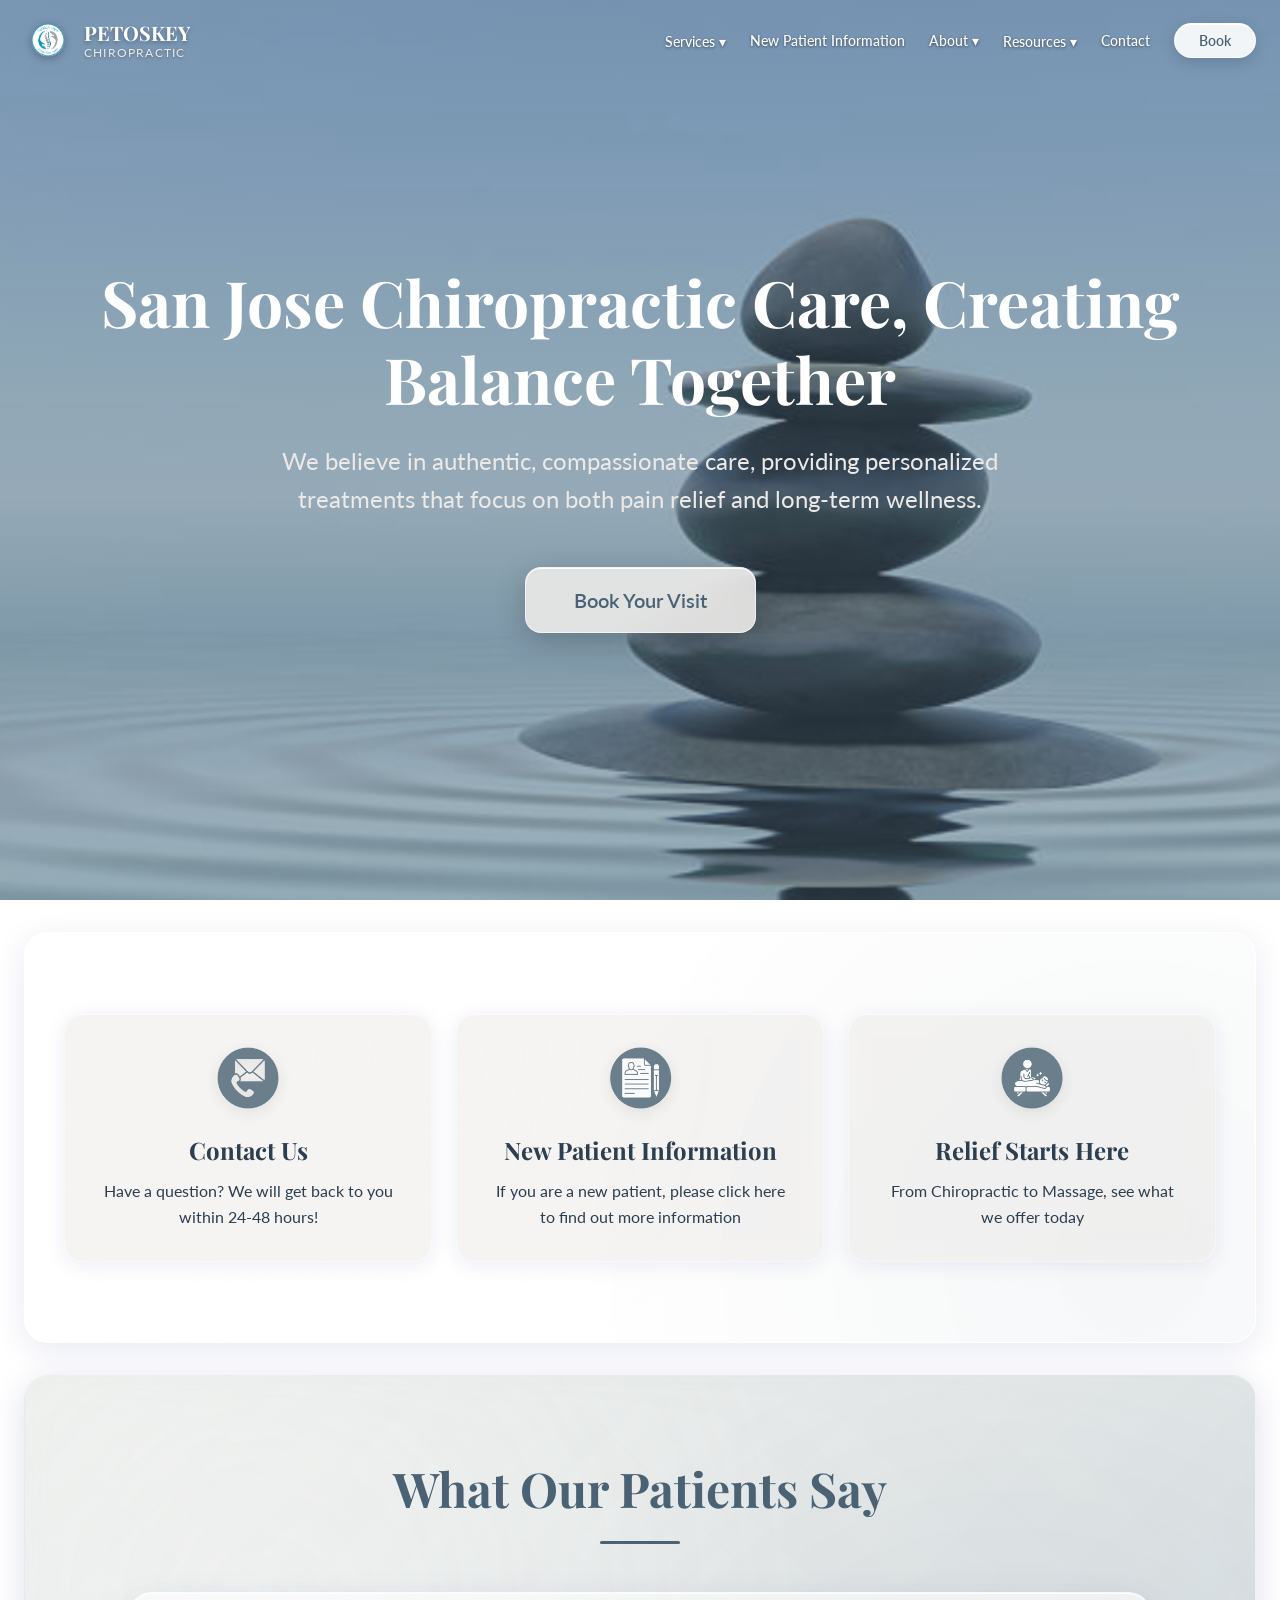
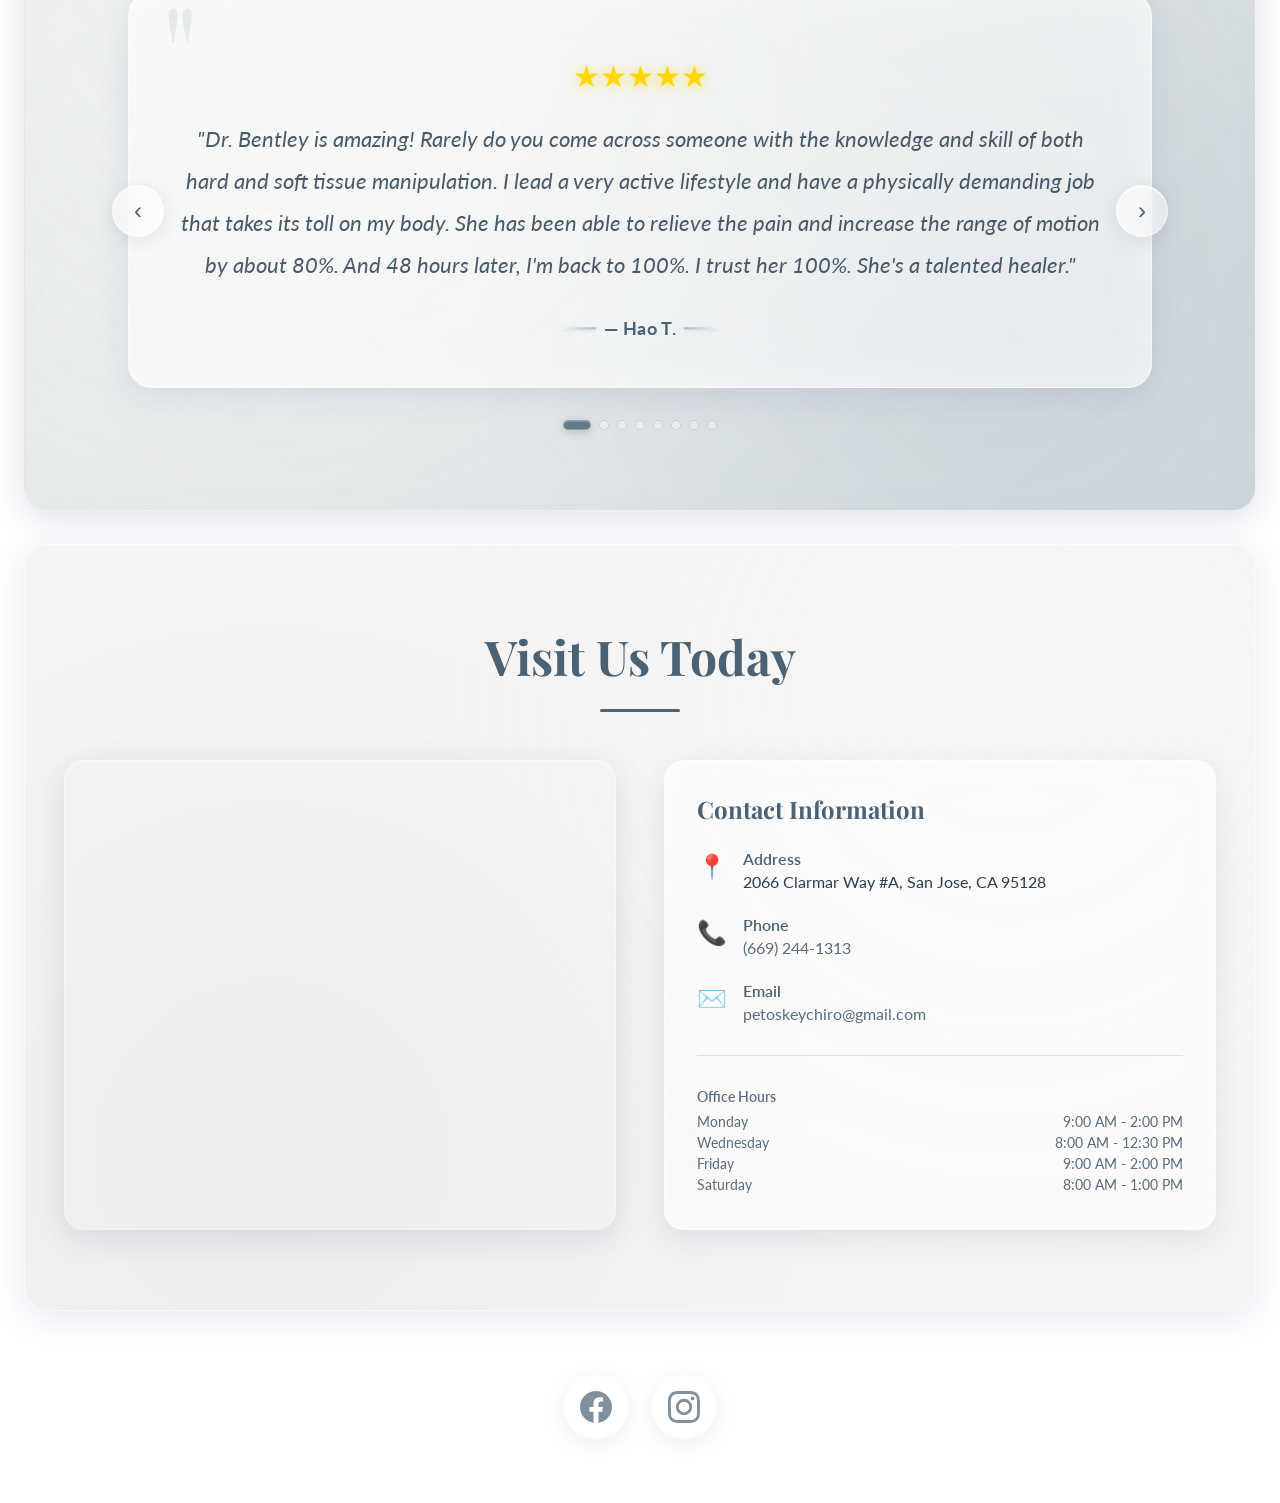
<file: index.html>
<!DOCTYPE html>
<html lang="en">
<head>
    <meta charset="UTF-8">
    <meta name="viewport" content="width=device-width, initial-scale=1.0">
    <title>Petoskey Chiropractic - San Jose</title>
    <link href="https://fonts.googleapis.com/css2?family=Playfair+Display:wght@700&family=Lato:wght@400;600;700&display=swap" rel="stylesheet">
    <link rel="stylesheet" href="assets/css/common.css">
    <link rel="stylesheet" href="assets/css/index.css">
</head>
<body>
    <header class="header" id="header">
        <div class="header-content">
            <a href="index.html" class="logo-container">
                <img src="assets/images/logo-transparent.png" alt="Petoskey Chiropractic Logo" class="logo-img">
                <div class="logo-text">
                    <div class="logo-title">PETOSKEY</div>
                    <div class="logo-subtitle">CHIROPRACTIC</div>
                </div>
            </a>
            <nav class="nav">
                <div class="nav-item">
                    <span class="nav-link">Services ▾</span>
                    <div class="dropdown">
                        <a href="chiropractic-services.html">Chiropractic Services</a>
                        <a href="massage-therapy.html">Massage Therapy</a>
                        <a href="active-release.html">Active Release Technique™</a>
                        <a href="shockwave-therapy.html">Shockwave Therapy</a>
                    </div>
                </div>
                <a href="new-patient-information.html" class="nav-link">New Patient Information</a>
                <a href="about.html" class="nav-link">About ▾</a>
                <div class="nav-item">
                    <span class="nav-link">Resources ▾</span>
                    <div class="dropdown">
                        <a href="faq.html">FAQ</a>
                        <a href="blog.html">Blog</a>
                    </div>
                </div>
                <a href="contact.html" class="nav-link">Contact</a>
                <a href="https://petoskeychiro.janeapp.com" class="book-btn">Book</a>
            </nav>
            <button class="hamburger" id="hamburger" aria-label="Menu">
                <span></span>
                <span></span>
                <span></span>
            </button>
        </div>
    </header>

    <div class="mobile-menu-overlay" id="mobileMenuOverlay"></div>
    <nav class="mobile-menu" id="mobileMenu">
        <div class="mobile-nav-item">
            <button class="mobile-dropdown-toggle" onclick="toggleMobileDropdown(this)">
                Services
            </button>
            <div class="mobile-dropdown">
                <a href="chiropractic-services.html">Chiropractic Services</a>
                <a href="massage-therapy.html">Massage Therapy</a>
                <a href="active-release.html">Active Release Technique™</a>
                <a href="shockwave-therapy.html">Shockwave Therapy</a>
            </div>
        </div>
        <div class="mobile-nav-item">
            <a href="new-patient-information.html" class="mobile-nav-link">New Patient Information</a>
        </div>
        <div class="mobile-nav-item">
            <a href="about.html" class="mobile-nav-link">About</a>
        </div>
        <div class="mobile-nav-item">
            <button class="mobile-dropdown-toggle" onclick="toggleMobileDropdown(this)">
                Resources
            </button>
            <div class="mobile-dropdown">
                <a href="faq.html">FAQ</a>
                <a href="blog.html">Blog</a>
            </div>
        </div>
        <div class="mobile-nav-item">
            <a href="contact.html" class="mobile-nav-link">Contact</a>
        </div>
        <a href="https://petoskeychiro.janeapp.com" class="mobile-book-btn">Book Appointment</a>
    </nav>

    <section class="hero">
        <div class="hero-content">
            <h1 class="hero-title">San Jose Chiropractic Care, Creating Balance Together</h1>
            <p class="hero-subtitle">We believe in authentic, compassionate care, providing personalized treatments that focus on both pain relief and long-term wellness.</p>
            <a href="https://petoskeychiro.janeapp.com" class="hero-btn">Book Your Visit</a>
        </div>
    </section>

    <section class="quick-links">
        <div class="quick-links-container">
            <a href="contact.html" class="quick-link-card">
                <div class="quick-link-icon">
                    <img src="assets/images/contact.png" alt="Contact Us">
                </div>
                <h3 class="quick-link-title">Contact Us</h3>
                <p class="quick-link-desc">Have a question? We will get back to you within 24-48 hours!</p>
            </a>
            <a href="new-patient-information.html" class="quick-link-card">
                <div class="quick-link-icon">
                    <img src="assets/images/form.png" alt="New Patient Forms">
                </div>
                <h3 class="quick-link-title">New Patient Information</h3>
                <p class="quick-link-desc">If you are a new patient, please click here to find out more information</p>
            </a>
            <a href="chiropractic-services.html" class="quick-link-card">
                <div class="quick-link-icon">
                    <img src="assets/images/relief.png" alt="Services">
                </div>
                <h3 class="quick-link-title">Relief Starts Here</h3>
                <p class="quick-link-desc">From Chiropractic to Massage, see what we offer today</p>
            </a>
        </div>
    </section>

    <section class="reviews">
        <div class="reviews-container">
            <h2 class="reviews-title">What Our Patients Say</h2>
            <div class="carousel-container">
                <div class="review-card">
                    <div class="stars">★★★★★</div>
                    <p class="review-text" id="reviewText"></p>
                    <p class="review-author" id="reviewAuthor"></p>
                </div>
                <button class="carousel-btn prev" onclick="prevReview()">‹</button>
                <button class="carousel-btn next" onclick="nextReview()">›</button>
                <div class="carousel-dots" id="carouselDots"></div>
            </div>
        </div>
    </section>

    <section class="map-section">
        <div class="map-container">
            <h2 class="map-title">Visit Us Today</h2>
            <div class="map-grid">
                <div class="map-embed">
                    <iframe
                        src="https://www.google.com/maps/embed?pb=!1m18!1m12!1m3!1d3168.5438274847645!2d-121.92043492346495!3d37.31356387208606!2m3!1f0!2f0!3f0!3m2!1i1024!2i768!4f13.1!3m3!1m2!1s0x808e3391a7b8e6e9%3A0x1234567890abcdef!2s2239%20Moorpark%20Ave%20%23102%2C%20San%20Jose%2C%20CA%2095128!5e0!3m2!1sen!2sus!4v1729088400000!5m2!1sen!2sus"
                        allowfullscreen=""
                        loading="lazy"
                        referrerpolicy="no-referrer-when-downgrade"
                        title="Petoskey Chiropractic Location">
                    </iframe>
                </div>
                <div class="contact-info">
                    <h3 class="contact-title">Contact Information</h3>
                    <div class="contact-item">
                        <span class="contact-icon">📍</span>
                        <div>
                            <p class="contact-label">Address</p>
                            <p>2066 Clarmar Way #A, San Jose, CA 95128</p>
                        </div>
                    </div>
                    <div class="contact-item">
                        <span class="contact-icon">📞</span>
                        <div>
                            <p class="contact-label">Phone</p>
                            <a href="tel:6692441313" class="contact-link">(669) 244-1313</a>
                        </div>
                    </div>
                    <div class="contact-item">
                        <span class="contact-icon">✉️</span>
                        <div>
                            <p class="contact-label">Email</p>
                            <a href="mailto:petoskeychiro@gmail.com" class="contact-link">petoskeychiro@gmail.com</a>
                        </div>
                    </div>
                    <div class="office-hours">
                        <p class="hours-title">Office Hours</p>
                        <div class="hours-list">
                            <div class="hours-item">
                                <span>Monday</span>
                                <span>9:00 AM - 2:00 PM </span>
                            </div>
                            <div class="hours-item">
                                <span>Wednesday</span>
                                <span>8:00 AM - 12:30 PM </span>
                            </div>
                            <div class="hours-item">
                                <span>Friday</span>
                                <span>9:00 AM - 2:00 PM </span>
                            </div>
                            <div class="hours-item">
                                <span>Saturday</span>
                                <span>8:00 AM - 1:00 PM</span>
                            </div>
                        </div>
                    </div>
                </div>
            </div>
        </div>
    </section>

    <footer class="footer">
        <div class="footer-container">
            <a href="https://www.facebook.com/petoskeychiro/" target="_blank" rel="noopener noreferrer" class="social-icon-link" aria-label="Visit our Facebook page">
                <svg class="social-icon" viewBox="0 0 24 24" fill="rgba(74, 98, 116, 0.7)" xmlns="http://www.w3.org/2000/svg">
                    <path d="M24 12.073c0-6.627-5.373-12-12-12s-12 5.373-12 12c0 5.99 4.388 10.954 10.125 11.854v-8.385H7.078v-3.47h3.047V9.43c0-3.007 1.792-4.669 4.533-4.669 1.312 0 2.686.235 2.686.235v2.953H15.83c-1.491 0-1.956.925-1.956 1.874v2.25h3.328l-.532 3.47h-2.796v8.385C19.612 23.027 24 18.062 24 12.073z"/>
                </svg>
            </a>
            <a href="https://www.instagram.com/petoskeychiro/" target="_blank" rel="noopener noreferrer" class="social-icon-link" aria-label="Visit our Instagram page">
                <svg class="social-icon" viewBox="0 0 24 24" fill="rgba(74, 98, 116, 0.7)" xmlns="http://www.w3.org/2000/svg">
                    <path d="M12 2.163c3.204 0 3.584.012 4.85.07 3.252.148 4.771 1.691 4.919 4.919.058 1.265.069 1.645.069 4.849 0 3.205-.012 3.584-.069 4.849-.149 3.225-1.664 4.771-4.919 4.919-1.266.058-1.644.07-4.85.07-3.204 0-3.584-.012-4.849-.07-3.26-.149-4.771-1.699-4.919-4.92-.058-1.265-.07-1.644-.07-4.849 0-3.204.013-3.583.07-4.849.149-3.227 1.664-4.771 4.919-4.919 1.266-.057 1.645-.069 4.849-.069zM12 0C8.741 0 8.333.014 7.053.072 2.695.272.273 2.69.073 7.052.014 8.333 0 8.741 0 12c0 3.259.014 3.668.072 4.948.2 4.358 2.618 6.78 6.98 6.98C8.333 23.986 8.741 24 12 24c3.259 0 3.668-.014 4.948-.072 4.354-.2 6.782-2.618 6.979-6.98.059-1.28.073-1.689.073-4.948 0-3.259-.014-3.667-.072-4.947-.196-4.354-2.617-6.78-6.979-6.98C15.668.014 15.259 0 12 0zm0 5.838a6.162 6.162 0 100 12.324 6.162 6.162 0 000-12.324zM12 16a4 4 0 110-8 4 4 0 010 8zm6.406-11.845a1.44 1.44 0 100 2.881 1.44 1.44 0 000-2.881z"/>
                </svg>
            </a>
        </div>
    </footer>

    <script>
        // Header scroll effect
        window.addEventListener('scroll', function() {
            const header = document.getElementById('header');
            if (window.scrollY > 50) {
                header.classList.add('scrolled');
            } else {
                header.classList.remove('scrolled');
            }
        });

        // Mobile menu toggle
        const hamburger = document.getElementById('hamburger');
        const mobileMenu = document.getElementById('mobileMenu');
        const mobileMenuOverlay = document.getElementById('mobileMenuOverlay');

        function toggleMobileMenu() {
            hamburger.classList.toggle('active');
            mobileMenu.classList.toggle('active');
            mobileMenuOverlay.classList.toggle('active');
            document.body.style.overflow = mobileMenu.classList.contains('active') ? 'hidden' : '';
        }

        hamburger.addEventListener('click', toggleMobileMenu);
        mobileMenuOverlay.addEventListener('click', toggleMobileMenu);

        // Close mobile menu when clicking a link
        const mobileNavLinks = document.querySelectorAll('.mobile-nav-link, .mobile-dropdown a');
        mobileNavLinks.forEach(link => {
            link.addEventListener('click', () => {
                if (mobileMenu.classList.contains('active')) {
                    toggleMobileMenu();
                }
            });
        });

        // Mobile dropdown toggle
        function toggleMobileDropdown(button) {
            button.classList.toggle('active');
            const dropdown = button.nextElementSibling;
            dropdown.classList.toggle('active');
        }

        // Reviews carousel
        const reviews = [
            {
                name: 'Hao T.',
                text: 'Dr. Bentley is amazing! Rarely do you come across someone with the knowledge and skill of both hard and soft tissue manipulation. I lead a very active lifestyle and have a physically demanding job that takes its toll on my body. She has been able to relieve the pain and increase the range of motion by about 80%. And 48 hours later, I\'m back to 100%. I trust her 100%. She\'s a talented healer.'
            },
            {
                name: 'C Christman',
                text: 'Mee-Lynn was great and helped me with exercises I need to focus on to fix the multiple pains I\'ve been experiencing for months. The neck adjustment she had done still feels great even after a few weeks!'
            },
            {
                name: 'Jesse W.',
                text: 'Set my wife up with a massage, she had nothing but great things to say afterwards. Will definitely be booking again soon.'
            },
            {
                name: 'Marilyn T.',
                text: '1st session with Dr. Mee-Lynn was amazing. She listened to all my ailments and not only did she adjust my back and hips, she focused on the muscles attached to them. I\'m glad that she was thorough in treating me and recommended exercises that I will need to do to feel better and healthier. I\'m definitely going back for more.'
            },
            {
                name: 'Tim D.',
                text: 'I can\'t say enough good things about Dr. Bentley and Petoskey Chiropractic. Dr. Bentley\'s combination of chiropractic adjustments and active release treatment has been a game changer. Her expertise in pinpointing the right treatments and her compassionate approach have made a significant difference in my healing process. If you\'re looking for an attentive, skilled chiropractor who truly cares about your well-being, I highly recommend Dr. Bentley.'
            },
            {
                name: 'Francis B.',
                text: 'I have had the opportunity of visiting Dr. Mee-Lynn multiple times over the past year, and I am consistently impressed by her exceptional level of care and personalized approach. She consistently takes the time to attentively listen and provide service that caters to my specific limitations. Dr. Mee-Lynn\'s genuine curiosity and determination to understand what is causing pain in my body truly sets her apart. If you are in search of a practitioner who will truly listen, understand, and provide top-notch treatment, Dr. Mee-Lynn is undoubtedly the one to choose.'
            },
            {
                name: 'Joon L.',
                text: 'Had a wonderful session with Mee-Lynn. She knew exactly where and how to target some of my problematic areas and I feel incredible. Highly recommend her and her practice. I\'ll definitely be back!'
            },
            {
                name: 'Jennifer P.',
                text: 'I pulled a back muscle and ended up in the ER. Dr. Mee-Lynn helped me get back on my feet and walking again. It was a struggle, but without her, I don\'t think I would have recovered as quickly and completely as I did. Not only did she get my back to stop being in pain she taught me some methods to help prevent it from happening again. I cannot recommend her enough.'
            }
        ];

        let currentReview = 0;

        function showReview(index) {
            document.getElementById('reviewText').textContent = '"' + reviews[index].text + '"';
            document.getElementById('reviewAuthor').textContent = '— ' + reviews[index].name;
            
            const dots = document.querySelectorAll('.dot');
            dots.forEach((dot, i) => {
                if (i === index) {
                    dot.classList.add('active');
                } else {
                    dot.classList.remove('active');
                }
            });
        }

        function nextReview() {
            currentReview = (currentReview + 1) % reviews.length;
            showReview(currentReview);
        }

        function prevReview() {
            currentReview = (currentReview - 1 + reviews.length) % reviews.length;
            showReview(currentReview);
        }

        function goToReview(index) {
            currentReview = index;
            showReview(currentReview);
        }

        // Initialize carousel
        function initCarousel() {
            const dotsContainer = document.getElementById('carouselDots');
            reviews.forEach((_, index) => {
                const dot = document.createElement('button');
                dot.className = 'dot';
                dot.onclick = () => goToReview(index);
                dotsContainer.appendChild(dot);
            });
            showReview(0);
            
            // Auto-play
            setInterval(nextReview, 5000);
        }

        // Initialize when page loads
        window.addEventListener('DOMContentLoaded', initCarousel);
    </script>
</body>
</html>
</file>
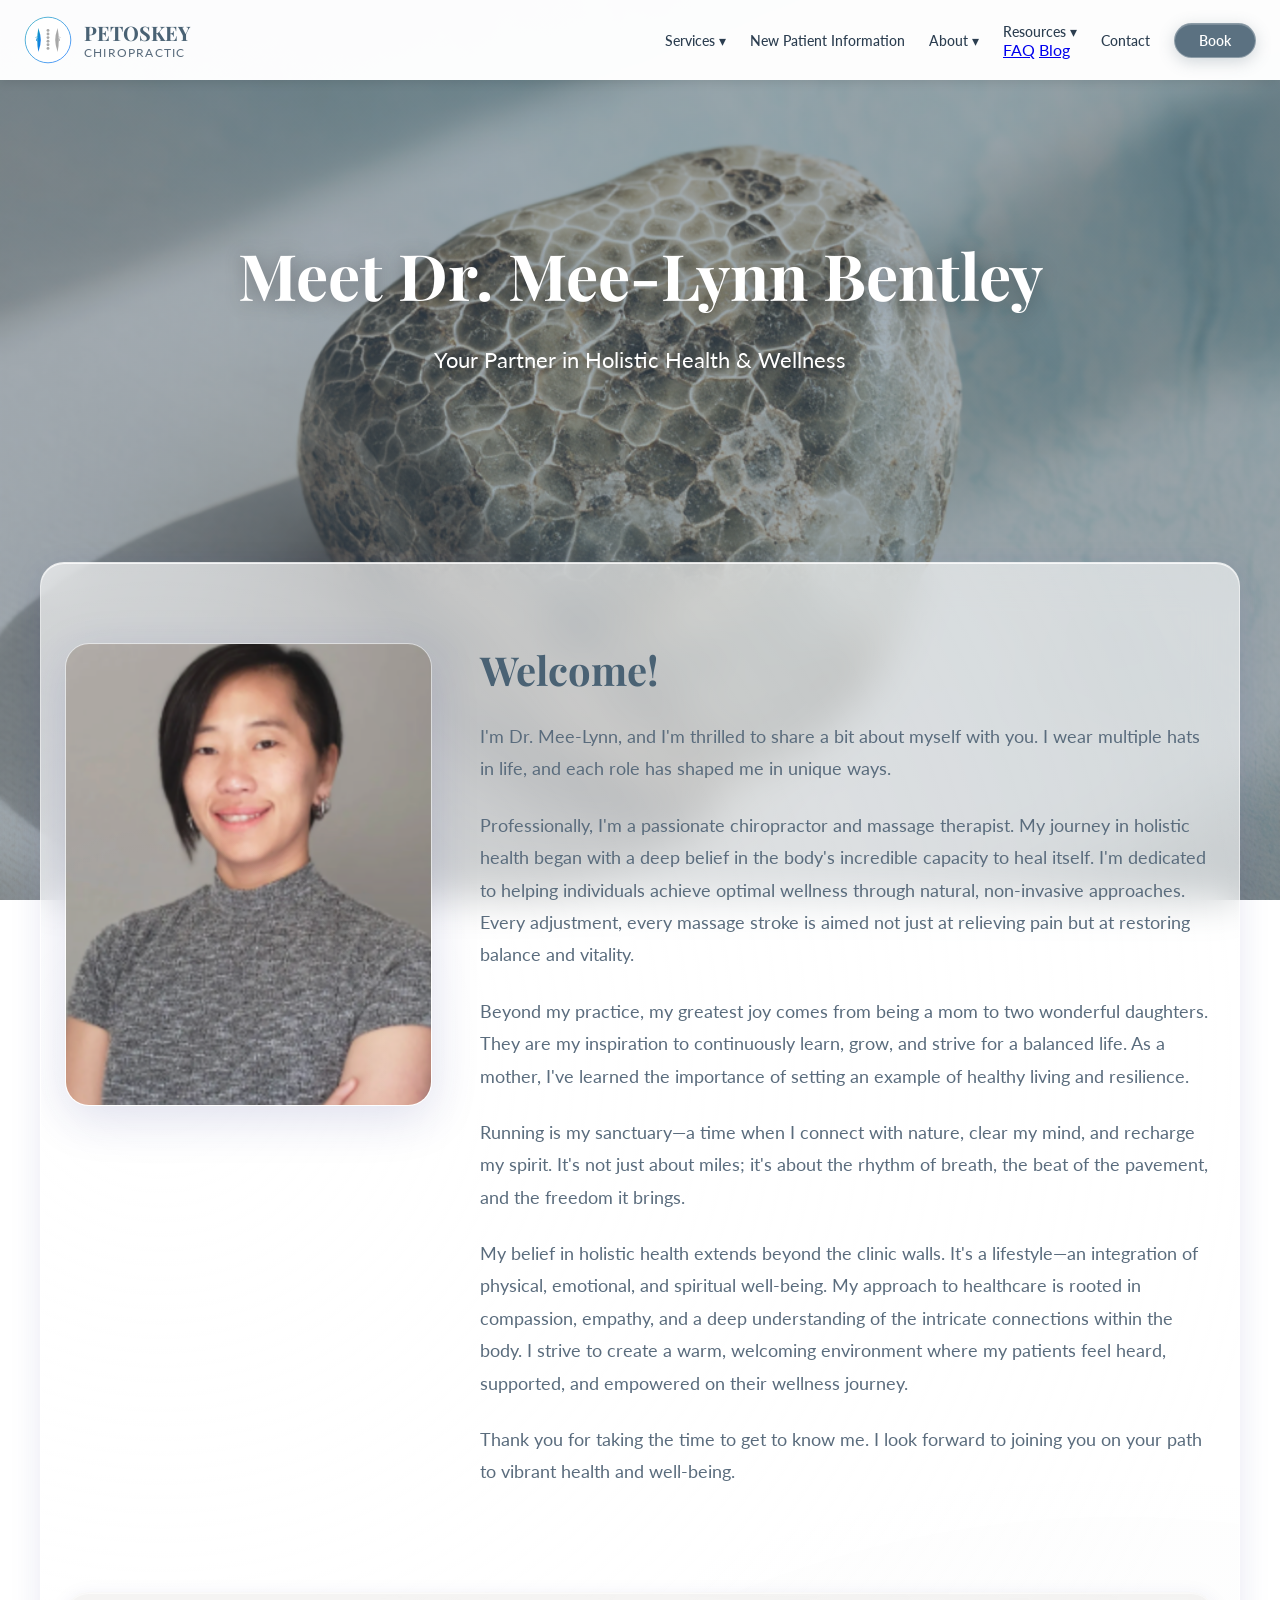
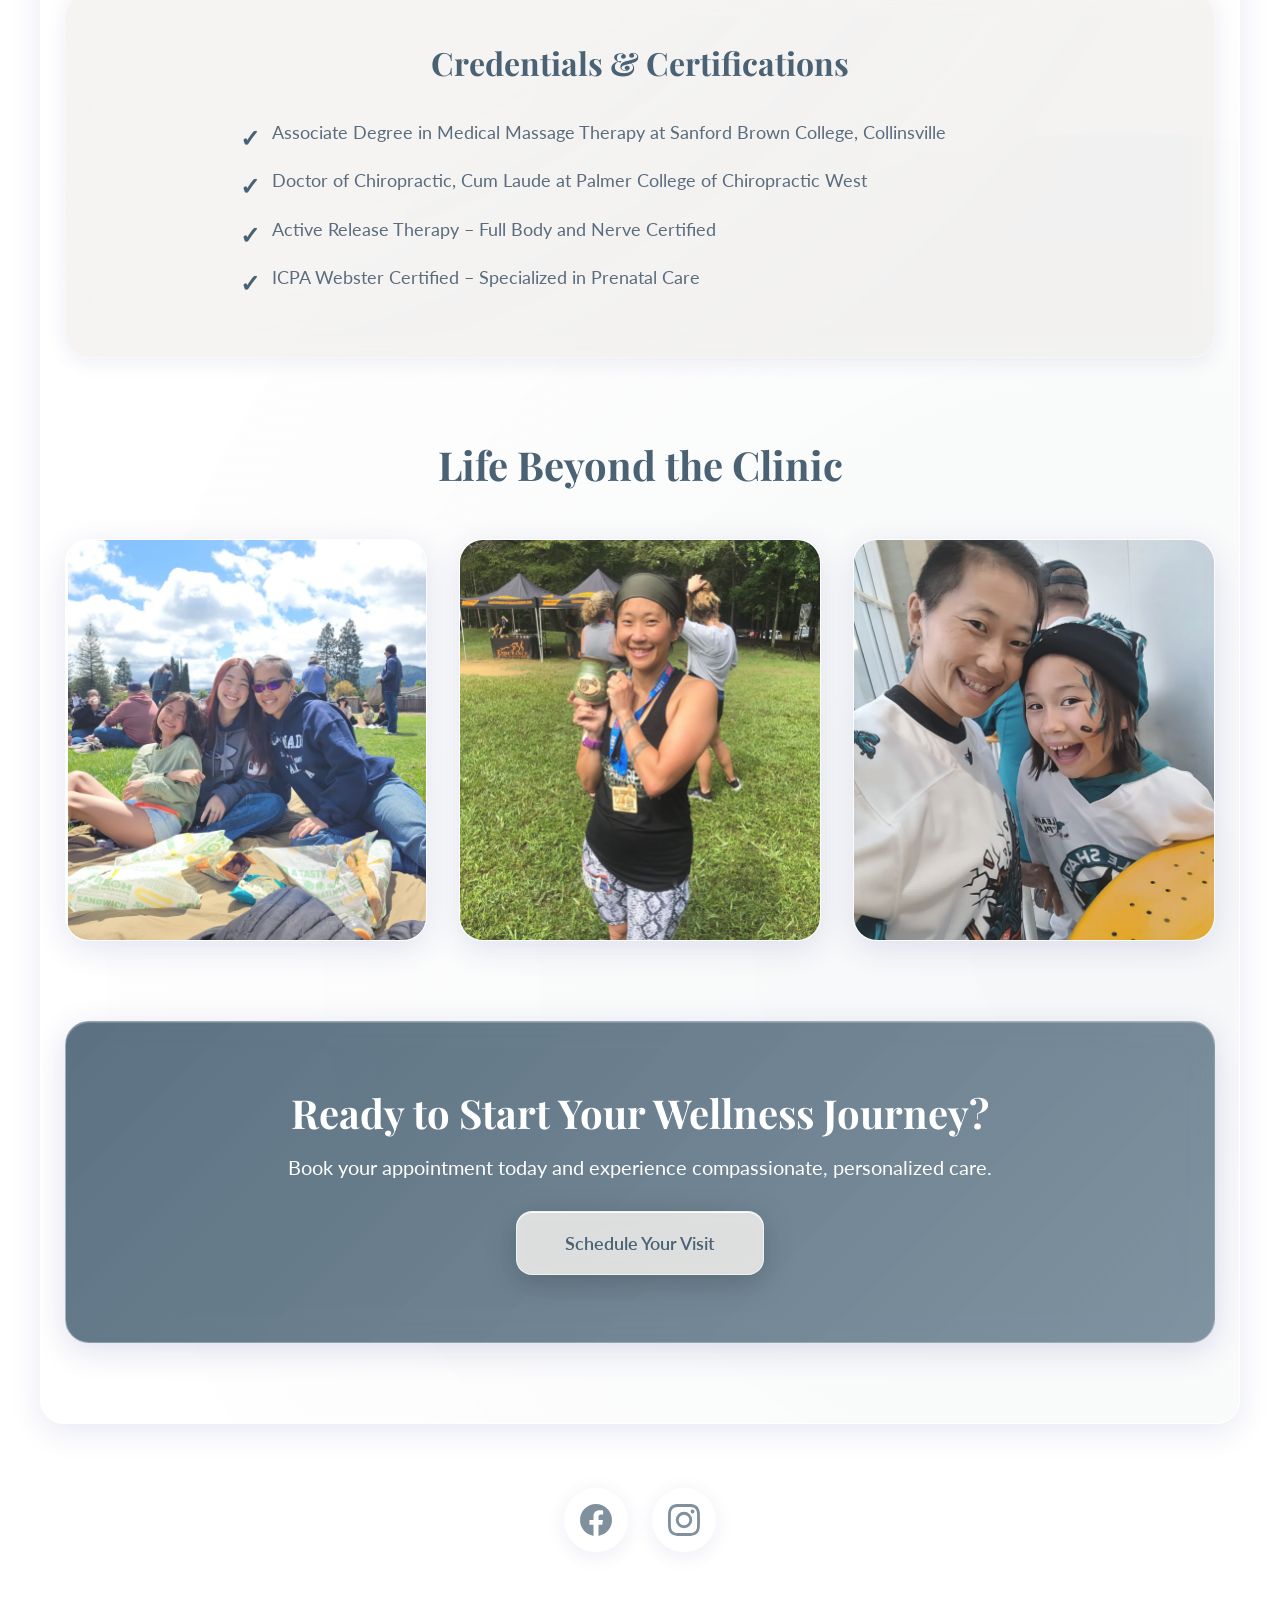
<file: about.html>
<!DOCTYPE html>
<html lang="en">
<head>
    <meta charset="UTF-8">
    <meta name="viewport" content="width=device-width, initial-scale=1.0">
    <title>About Dr. Mee-Lynn - Petoskey Chiropractic</title>
    <link href="https://fonts.googleapis.com/css2?family=Playfair+Display:wght@700&family=Lato:wght@400;600;700&display=swap" rel="stylesheet">
    <link rel="stylesheet" href="assets/css/common.css">
    <link rel="stylesheet" href="assets/css/about.css">
</head>
<body>
    <header class="header">
        <div class="header-content">
            <a href="index.html" class="logo-container">
                <img src="data:image/svg+xml,%3Csvg xmlns='http://www.w3.org/2000/svg' viewBox='0 0 200 200'%3E%3Cdefs%3E%3ClinearGradient id='tealGrad' x1='0%25' y1='0%25' x2='100%25' y2='100%25'%3E%3Cstop offset='0%25' style='stop-color:%2317a2b8;stop-opacity:1' /%3E%3Cstop offset='100%25' style='stop-color:%230d6efd;stop-opacity:1' /%3E%3C/linearGradient%3E%3C/defs%3E%3Ccircle cx='100' cy='100' r='95' fill='white' stroke='url(%23tealGrad)' stroke-width='3'/%3E%3Cpath d='M60,50 Q50,100 60,150 Q70,120 70,100 Q70,80 60,50' fill='url(%23tealGrad)'/%3E%3Cpath d='M140,50 Q150,100 140,150 Q130,120 130,100 Q130,80 140,50' fill='%23a8a8a8'/%3E%3Ccircle cx='100' cy='60' r='6' fill='%23a8a8a8'/%3E%3Ccircle cx='100' cy='75' r='6' fill='%23a8a8a8'/%3E%3Ccircle cx='100' cy='90' r='6' fill='%23a8a8a8'/%3E%3Ccircle cx='100' cy='105' r='6' fill='%23a8a8a8'/%3E%3Ccircle cx='100' cy='120' r='6' fill='%23a8a8a8'/%3E%3Ccircle cx='100' cy='135' r='6' fill='%23a8a8a8'/%3E%3Cpath d='M55,85 L50,90 L55,95 L50,100 L55,105' stroke='url(%23tealGrad)' stroke-width='3' fill='none'/%3E%3Cpath d='M145,85 L150,90 L145,95 L150,100 L145,105' stroke='%23a8a8a8' stroke-width='3' fill='none'/%3E%3C/svg%3E" alt="Petoskey Chiropractic Logo" class="logo-img">
                <div class="logo-text">
                    <div class="logo-title">PETOSKEY</div>
                    <div class="logo-subtitle">CHIROPRACTIC</div>
                </div>
            </a>
            <nav class="nav">
                <a href="https://petoskeychiro.com/services" class="nav-link">Services ▾</a>
                <a href="new-patient-information.html" class="nav-link">New Patient Information</a>
                <a href="about.html" class="nav-link">About ▾</a>
                <div class="nav-item">
                    <span class="nav-link">Resources ▾</span>
                    <div class="dropdown">
                        <a href="faq.html">FAQ</a>
                        <a href="blog.html">Blog</a>
                    </div>
                </div>
                <a href="contact.html" class="nav-link">Contact</a>
                <a href="https://petoskeychiro.janeapp.com" class="book-btn">Book</a>
            </nav>
            <button class="hamburger" id="hamburger" aria-label="Menu">
                <span></span>
                <span></span>
                <span></span>
            </button>
        </div>
    </header>

    <div class="mobile-menu-overlay" id="mobileMenuOverlay"></div>
    <nav class="mobile-menu" id="mobileMenu">
        <div class="mobile-nav-item">
            <button class="mobile-dropdown-toggle" onclick="toggleMobileDropdown(this)">
                Services
            </button>
            <div class="mobile-dropdown">
                <a href="chiropractic-services.html">Chiropractic Services</a>
                <a href="massage-therapy.html">Massage Therapy</a>
                <a href="active-release.html">Active Release Technique™</a>
                <a href="shockwave-therapy.html">Shockwave Therapy</a>
            </div>
        </div>
        <div class="mobile-nav-item">
            <a href="new-patient-information.html" class="mobile-nav-link">New Patient Information</a>
        </div>
        <div class="mobile-nav-item">
            <a href="about.html" class="mobile-nav-link">About</a>
        </div>
        <div class="mobile-nav-item">
            <button class="mobile-dropdown-toggle" onclick="toggleMobileDropdown(this)">
                Resources
            </button>
            <div class="mobile-dropdown">
                <a href="faq.html">FAQ</a>
                <a href="blog.html">Blog</a>
            </div>
        </div>
        <div class="mobile-nav-item">
            <a href="contact.html" class="mobile-nav-link">Contact</a>
        </div>
        <a href="https://petoskeychiro.janeapp.com" class="mobile-book-btn">Book Appointment</a>
    </nav>

    <section class="hero-about">
        <h1>Meet Dr. Mee-Lynn Bentley</h1>
        <p>Your Partner in Holistic Health & Wellness</p>
    </section>

    <div class="about-content">
        <section class="intro-section">
            <div class="profile-image">
                <img src="assets/images/jess.png" alt="Dr. Mee-Lynn Bentley">
            </div>
            <div class="intro-text">
                <h2>Welcome!</h2>
                <p>I'm Dr. Mee-Lynn, and I'm thrilled to share a bit about myself with you. I wear multiple hats in life, and each role has shaped me in unique ways.</p>
                
                <p>Professionally, I'm a passionate chiropractor and massage therapist. My journey in holistic health began with a deep belief in the body's incredible capacity to heal itself. I'm dedicated to helping individuals achieve optimal wellness through natural, non-invasive approaches. Every adjustment, every massage stroke is aimed not just at relieving pain but at restoring balance and vitality.</p>
                
                <p>Beyond my practice, my greatest joy comes from being a mom to two wonderful daughters. They are my inspiration to continuously learn, grow, and strive for a balanced life. As a mother, I've learned the importance of setting an example of healthy living and resilience.</p>
                
                <p>Running is my sanctuary—a time when I connect with nature, clear my mind, and recharge my spirit. It's not just about miles; it's about the rhythm of breath, the beat of the pavement, and the freedom it brings.</p>
                
                <p>My belief in holistic health extends beyond the clinic walls. It's a lifestyle—an integration of physical, emotional, and spiritual well-being. My approach to healthcare is rooted in compassion, empathy, and a deep understanding of the intricate connections within the body. I strive to create a warm, welcoming environment where my patients feel heard, supported, and empowered on their wellness journey.</p>
                
                <p>Thank you for taking the time to get to know me. I look forward to joining you on your path to vibrant health and well-being.</p>
            </div>
        </section>

        <section class="credentials-section">
            <h2>Credentials & Certifications</h2>
            <div class="credentials-list">
                <div class="credential-item">Associate Degree in Medical Massage Therapy at Sanford Brown College, Collinsville</div>
                <div class="credential-item">Doctor of Chiropractic, Cum Laude at Palmer College of Chiropractic West</div>
                <div class="credential-item">Active Release Therapy – Full Body and Nerve Certified</div>
                <div class="credential-item">ICPA Webster Certified – Specialized in Prenatal Care</div>
            </div>
        </section>

        <section class="gallery-section">
            <h2>Life Beyond the Clinic</h2>
            <div class="gallery-grid">
                <div class="gallery-item">
                    <img src="assets/images/family1.png" alt="Family time with my daughters">
                </div>
                <div class="gallery-item">
                    <img src="assets/images/family2.png" alt="Running and staying active">
                </div>
                <div class="gallery-item">
                    <img src="assets/images/family3.png" alt="Quality time with loved ones">
                </div>
            </div>
        </section>

        <section class="cta-section">
            <h2>Ready to Start Your Wellness Journey?</h2>
            <p>Book your appointment today and experience compassionate, personalized care.</p>
            <a href="https://petoskeychiro.janeapp.com" class="cta-btn">Schedule Your Visit</a>
        </section>
    </div>

    <footer class="footer">
        <div class="footer-container">
            <a href="https://www.facebook.com/petoskeychiro/" target="_blank" rel="noopener noreferrer" class="social-icon-link" aria-label="Visit our Facebook page">
                <svg class="social-icon" viewBox="0 0 24 24" fill="rgba(74, 98, 116, 0.7)" xmlns="http://www.w3.org/2000/svg">
                    <path d="M24 12.073c0-6.627-5.373-12-12-12s-12 5.373-12 12c0 5.99 4.388 10.954 10.125 11.854v-8.385H7.078v-3.47h3.047V9.43c0-3.007 1.792-4.669 4.533-4.669 1.312 0 2.686.235 2.686.235v2.953H15.83c-1.491 0-1.956.925-1.956 1.874v2.25h3.328l-.532 3.47h-2.796v8.385C19.612 23.027 24 18.062 24 12.073z"/>
                </svg>
            </a>
            <a href="https://www.instagram.com/petoskeychiro/" target="_blank" rel="noopener noreferrer" class="social-icon-link" aria-label="Visit our Instagram page">
                <svg class="social-icon" viewBox="0 0 24 24" fill="rgba(74, 98, 116, 0.7)" xmlns="http://www.w3.org/2000/svg">
                    <path d="M12 2.163c3.204 0 3.584.012 4.85.07 3.252.148 4.771 1.691 4.919 4.919.058 1.265.069 1.645.069 4.849 0 3.205-.012 3.584-.069 4.849-.149 3.225-1.664 4.771-4.919 4.919-1.266.058-1.644.07-4.85.07-3.204 0-3.584-.012-4.849-.07-3.26-.149-4.771-1.699-4.919-4.92-.058-1.265-.07-1.644-.07-4.849 0-3.204.013-3.583.07-4.849.149-3.227 1.664-4.771 4.919-4.919 1.266-.057 1.645-.069 4.849-.069zM12 0C8.741 0 8.333.014 7.053.072 2.695.272.273 2.69.073 7.052.014 8.333 0 8.741 0 12c0 3.259.014 3.668.072 4.948.2 4.358 2.618 6.78 6.98 6.98C8.333 23.986 8.741 24 12 24c3.259 0 3.668-.014 4.948-.072 4.354-.2 6.782-2.618 6.979-6.98.059-1.28.073-1.689.073-4.948 0-3.259-.014-3.667-.072-4.947-.196-4.354-2.617-6.78-6.979-6.98C15.668.014 15.259 0 12 0zm0 5.838a6.162 6.162 0 100 12.324 6.162 6.162 0 000-12.324zM12 16a4 4 0 110-8 4 4 0 010 8zm6.406-11.845a1.44 1.44 0 100 2.881 1.44 1.44 0 000-2.881z"/>
                </svg>
            </a>
        </div>
    </footer>

    <script>
        // Mobile menu toggle
        const hamburger = document.getElementById('hamburger');
        const mobileMenu = document.getElementById('mobileMenu');
        const mobileMenuOverlay = document.getElementById('mobileMenuOverlay');

        function toggleMobileMenu() {
            hamburger.classList.toggle('active');
            mobileMenu.classList.toggle('active');
            mobileMenuOverlay.classList.toggle('active');
            document.body.style.overflow = mobileMenu.classList.contains('active') ? 'hidden' : '';
        }

        hamburger.addEventListener('click', toggleMobileMenu);
        mobileMenuOverlay.addEventListener('click', toggleMobileMenu);

        // Close mobile menu when clicking a link
        const mobileNavLinks = document.querySelectorAll('.mobile-nav-link, .mobile-dropdown a');
        mobileNavLinks.forEach(link => {
            link.addEventListener('click', () => {
                if (mobileMenu.classList.contains('active')) {
                    toggleMobileMenu();
                }
            });
        });

        // Mobile dropdown toggle
        function toggleMobileDropdown(button) {
            button.classList.toggle('active');
            const dropdown = button.nextElementSibling;
            dropdown.classList.toggle('active');
        }
    </script>
</body>
</html>
</file>
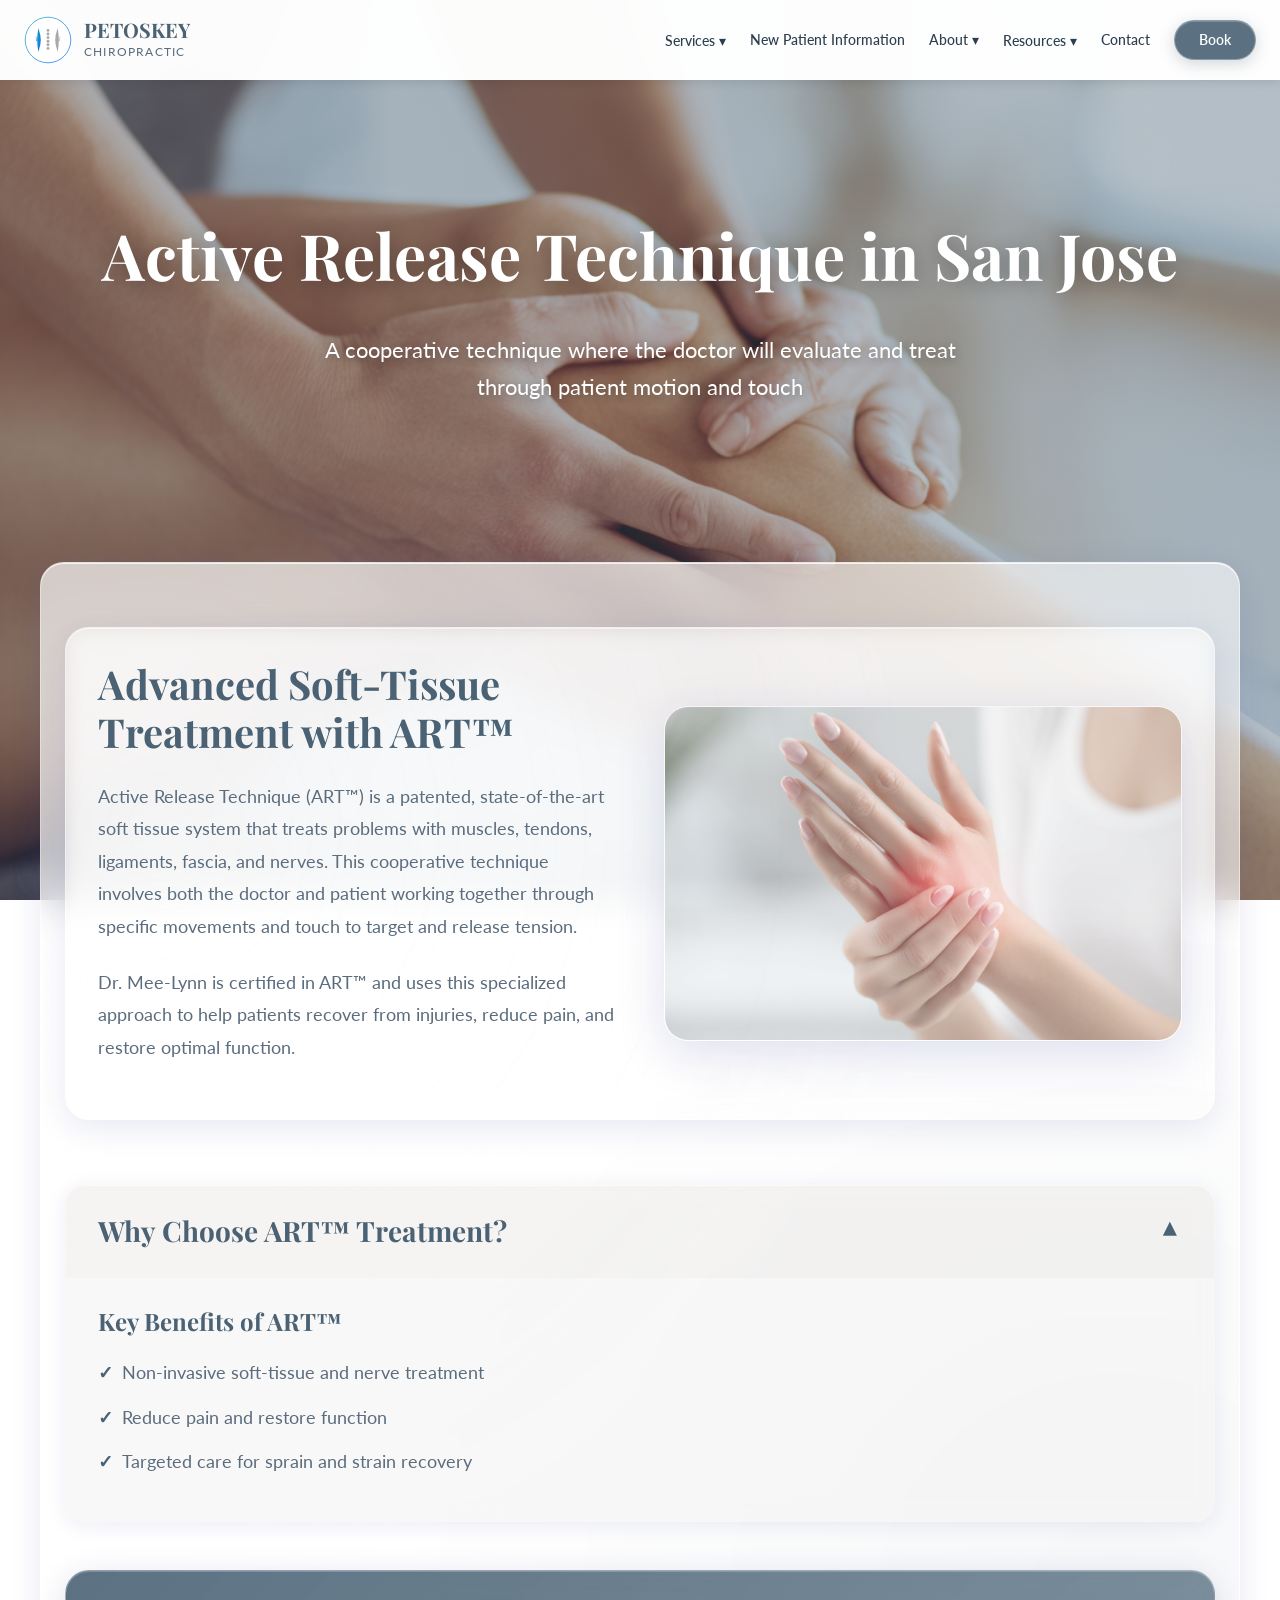
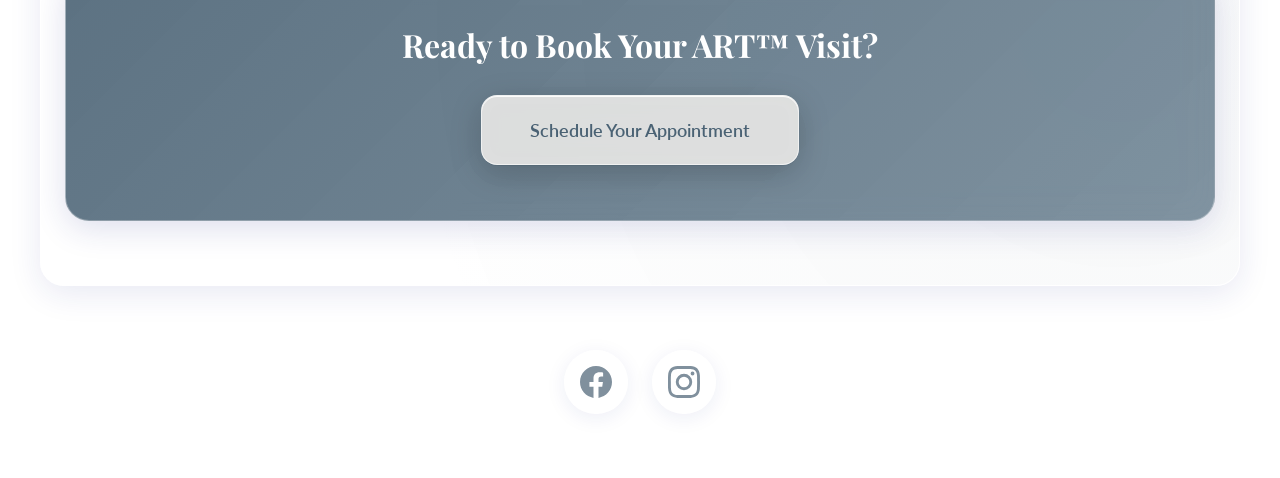
<file: active-release.html>
<!DOCTYPE html>
<html lang="en">
<head>
    <meta charset="UTF-8">
    <meta name="viewport" content="width=device-width, initial-scale=1.0">
    <title>Active Release Technique in San Jose - Petoskey Chiropractic</title>
    <link href="https://fonts.googleapis.com/css2?family=Playfair+Display:wght@700&family=Lato:wght@400;600;700&display=swap" rel="stylesheet">
    <link rel="stylesheet" href="assets/css/common.css">
    <link rel="stylesheet" href="assets/css/active-release.css">
</head>
<body>
    <header class="header">
        <div class="header-content">
            <a href="index.html" class="logo-container">
                <img src="data:image/svg+xml,%3Csvg xmlns='http://www.w3.org/2000/svg' viewBox='0 0 200 200'%3E%3Cdefs%3E%3ClinearGradient id='tealGrad' x1='0%25' y1='0%25' x2='100%25' y2='100%25'%3E%3Cstop offset='0%25' style='stop-color:%2317a2b8;stop-opacity:1' /%3E%3Cstop offset='100%25' style='stop-color:%230d6efd;stop-opacity:1' /%3E%3C/linearGradient%3E%3C/defs%3E%3Ccircle cx='100' cy='100' r='95' fill='white' stroke='url(%23tealGrad)' stroke-width='3'/%3E%3Cpath d='M60,50 Q50,100 60,150 Q70,120 70,100 Q70,80 60,50' fill='url(%23tealGrad)'/%3E%3Cpath d='M140,50 Q150,100 140,150 Q130,120 130,100 Q130,80 140,50' fill='%23a8a8a8'/%3E%3Ccircle cx='100' cy='60' r='6' fill='%23a8a8a8'/%3E%3Ccircle cx='100' cy='75' r='6' fill='%23a8a8a8'/%3E%3Ccircle cx='100' cy='90' r='6' fill='%23a8a8a8'/%3E%3Ccircle cx='100' cy='105' r='6' fill='%23a8a8a8'/%3E%3Ccircle cx='100' cy='120' r='6' fill='%23a8a8a8'/%3E%3Ccircle cx='100' cy='135' r='6' fill='%23a8a8a8'/%3E%3Cpath d='M55,85 L50,90 L55,95 L50,100 L55,105' stroke='url(%23tealGrad)' stroke-width='3' fill='none'/%3E%3Cpath d='M145,85 L150,90 L145,95 L150,100 L145,105' stroke='%23a8a8a8' stroke-width='3' fill='none'/%3E%3C/svg%3E" alt="Petoskey Chiropractic Logo" class="logo-img">
                <div class="logo-text">
                    <div class="logo-title">PETOSKEY</div>
                    <div class="logo-subtitle">CHIROPRACTIC</div>
                </div>
            </a>
            <nav class="nav">
                <div class="nav-item">
                    <span class="nav-link">Services ▾</span>
                    <div class="dropdown">
                        <a href="chiropractic-services.html">Chiropractic Services</a>
                        <a href="massage-therapy.html">Massage Therapy</a>
                        <a href="active-release.html">Active Release Technique™</a>
                        <a href="shockwave-therapy.html">Shockwave Therapy</a>
                    </div>
                </div>
                <a href="new-patient-information.html" class="nav-link">New Patient Information</a>
                <a href="about.html" class="nav-link">About ▾</a>
                <div class="nav-item">
                    <span class="nav-link">Resources ▾</span>
                    <div class="dropdown">
                        <a href="faq.html">FAQ</a>
                        <a href="blog.html">Blog</a>
                    </div>
                </div>
                <a href="contact.html" class="nav-link">Contact</a>
                <a href="https://petoskeychiro.janeapp.com" class="book-btn">Book</a>
            </nav>
            <button class="hamburger" id="hamburger" aria-label="Menu">
                <span></span>
                <span></span>
                <span></span>
            </button>
        </div>
    </header>

    <div class="mobile-menu-overlay" id="mobileMenuOverlay"></div>
    <nav class="mobile-menu" id="mobileMenu">
        <div class="mobile-nav-item">
            <button class="mobile-dropdown-toggle" onclick="toggleMobileDropdown(this)">
                Services
            </button>
            <div class="mobile-dropdown">
                <a href="chiropractic-services.html">Chiropractic Services</a>
                <a href="massage-therapy.html">Massage Therapy</a>
                <a href="active-release.html">Active Release Technique™</a>
                <a href="shockwave-therapy.html">Shockwave Therapy</a>
            </div>
        </div>
        <div class="mobile-nav-item">
            <a href="new-patient-information.html" class="mobile-nav-link">New Patient Information</a>
        </div>
        <div class="mobile-nav-item">
            <a href="about.html" class="mobile-nav-link">About</a>
        </div>
        <div class="mobile-nav-item">
            <button class="mobile-dropdown-toggle" onclick="toggleMobileDropdown(this)">
                Resources
            </button>
            <div class="mobile-dropdown">
                <a href="faq.html">FAQ</a>
                <a href="blog.html">Blog</a>
            </div>
        </div>
        <div class="mobile-nav-item">
            <a href="contact.html" class="mobile-nav-link">Contact</a>
        </div>
        <a href="https://petoskeychiro.janeapp.com" class="mobile-book-btn">Book Appointment</a>
    </nav>

    <section class="hero">
        <h1>Active Release Technique in San Jose</h1>
        <p>A cooperative technique where the doctor will evaluate and treat through patient motion and touch</p>
    </section>

    <div class="content">
        <div class="intro-section">
            <div class="intro-text">
                <h2>Advanced Soft-Tissue Treatment with ART™</h2>
                <p>Active Release Technique (ART™) is a patented, state-of-the-art soft tissue system that treats problems with muscles, tendons, ligaments, fascia, and nerves. This cooperative technique involves both the doctor and patient working together through specific movements and touch to target and release tension.</p>
                <p>Dr. Mee-Lynn is certified in ART™ and uses this specialized approach to help patients recover from injuries, reduce pain, and restore optimal function.</p>
            </div>
            <div class="intro-image">
                <img src="assets/images/activerelease2.png" alt="Active Release Technique therapy">
            </div>
        </div>

        <div class="collapsible active">
            <div class="collapsible-header" onclick="toggleCollapsible(this)">
                <h2>Why Choose ART™ Treatment?</h2>
                <span class="collapsible-icon">▼</span>
            </div>
            <div class="collapsible-content">
                <div class="collapsible-inner">
                    <h3>Key Benefits of ART™</h3>
                    <ul>
                        <li>Non-invasive soft-tissue and nerve treatment</li>
                        <li>Reduce pain and restore function</li>
                        <li>Targeted care for sprain and strain recovery</li>
                    </ul>
                </div>
            </div>
        </div>

        <div class="cta-section">
            <h2>Ready to Book Your ART™ Visit?</h2>
            <a href="https://petoskeychiro.janeapp.com" class="cta-btn">Schedule Your Appointment</a>
        </div>
    </div>

    <footer class="footer">
        <div class="footer-container">
            <a href="https://www.facebook.com/petoskeychiro/" target="_blank" rel="noopener noreferrer" class="social-icon-link" aria-label="Visit our Facebook page">
                <svg class="social-icon" viewBox="0 0 24 24" fill="rgba(74, 98, 116, 0.7)" xmlns="http://www.w3.org/2000/svg">
                    <path d="M24 12.073c0-6.627-5.373-12-12-12s-12 5.373-12 12c0 5.99 4.388 10.954 10.125 11.854v-8.385H7.078v-3.47h3.047V9.43c0-3.007 1.792-4.669 4.533-4.669 1.312 0 2.686.235 2.686.235v2.953H15.83c-1.491 0-1.956.925-1.956 1.874v2.25h3.328l-.532 3.47h-2.796v8.385C19.612 23.027 24 18.062 24 12.073z"/>
                </svg>
            </a>
            <a href="https://www.instagram.com/petoskeychiro/" target="_blank" rel="noopener noreferrer" class="social-icon-link" aria-label="Visit our Instagram page">
                <svg class="social-icon" viewBox="0 0 24 24" fill="rgba(74, 98, 116, 0.7)" xmlns="http://www.w3.org/2000/svg">
                    <path d="M12 2.163c3.204 0 3.584.012 4.85.07 3.252.148 4.771 1.691 4.919 4.919.058 1.265.069 1.645.069 4.849 0 3.205-.012 3.584-.069 4.849-.149 3.225-1.664 4.771-4.919 4.919-1.266.058-1.644.07-4.85.07-3.204 0-3.584-.012-4.849-.07-3.26-.149-4.771-1.699-4.919-4.92-.058-1.265-.07-1.644-.07-4.849 0-3.204.013-3.583.07-4.849.149-3.227 1.664-4.771 4.919-4.919 1.266-.057 1.645-.069 4.849-.069zM12 0C8.741 0 8.333.014 7.053.072 2.695.272.273 2.69.073 7.052.014 8.333 0 8.741 0 12c0 3.259.014 3.668.072 4.948.2 4.358 2.618 6.78 6.98 6.98C8.333 23.986 8.741 24 12 24c3.259 0 3.668-.014 4.948-.072 4.354-.2 6.782-2.618 6.979-6.98.059-1.28.073-1.689.073-4.948 0-3.259-.014-3.667-.072-4.947-.196-4.354-2.617-6.78-6.979-6.98C15.668.014 15.259 0 12 0zm0 5.838a6.162 6.162 0 100 12.324 6.162 6.162 0 000-12.324zM12 16a4 4 0 110-8 4 4 0 010 8zm6.406-11.845a1.44 1.44 0 100 2.881 1.44 1.44 0 000-2.881z"/>
                </svg>
            </a>
        </div>
    </footer>

    <script>
        // Mobile menu toggle
        const hamburger = document.getElementById('hamburger');
        const mobileMenu = document.getElementById('mobileMenu');
        const mobileMenuOverlay = document.getElementById('mobileMenuOverlay');

        function toggleMobileMenu() {
            hamburger.classList.toggle('active');
            mobileMenu.classList.toggle('active');
            mobileMenuOverlay.classList.toggle('active');
            document.body.style.overflow = mobileMenu.classList.contains('active') ? 'hidden' : '';
        }

        hamburger.addEventListener('click', toggleMobileMenu);
        mobileMenuOverlay.addEventListener('click', toggleMobileMenu);

        // Close mobile menu when clicking a link
        const mobileNavLinks = document.querySelectorAll('.mobile-nav-link, .mobile-dropdown a');
        mobileNavLinks.forEach(link => {
            link.addEventListener('click', () => {
                if (mobileMenu.classList.contains('active')) {
                    toggleMobileMenu();
                }
            });
        });

        // Mobile dropdown toggle
        function toggleMobileDropdown(button) {
            button.classList.toggle('active');
            const dropdown = button.nextElementSibling;
            dropdown.classList.toggle('active');
        }

        // Collapsible toggle
        function toggleCollapsible(header) {
            const collapsible = header.parentElement;
            collapsible.classList.toggle('active');
        }
    </script>
</body>
</html>
</file>
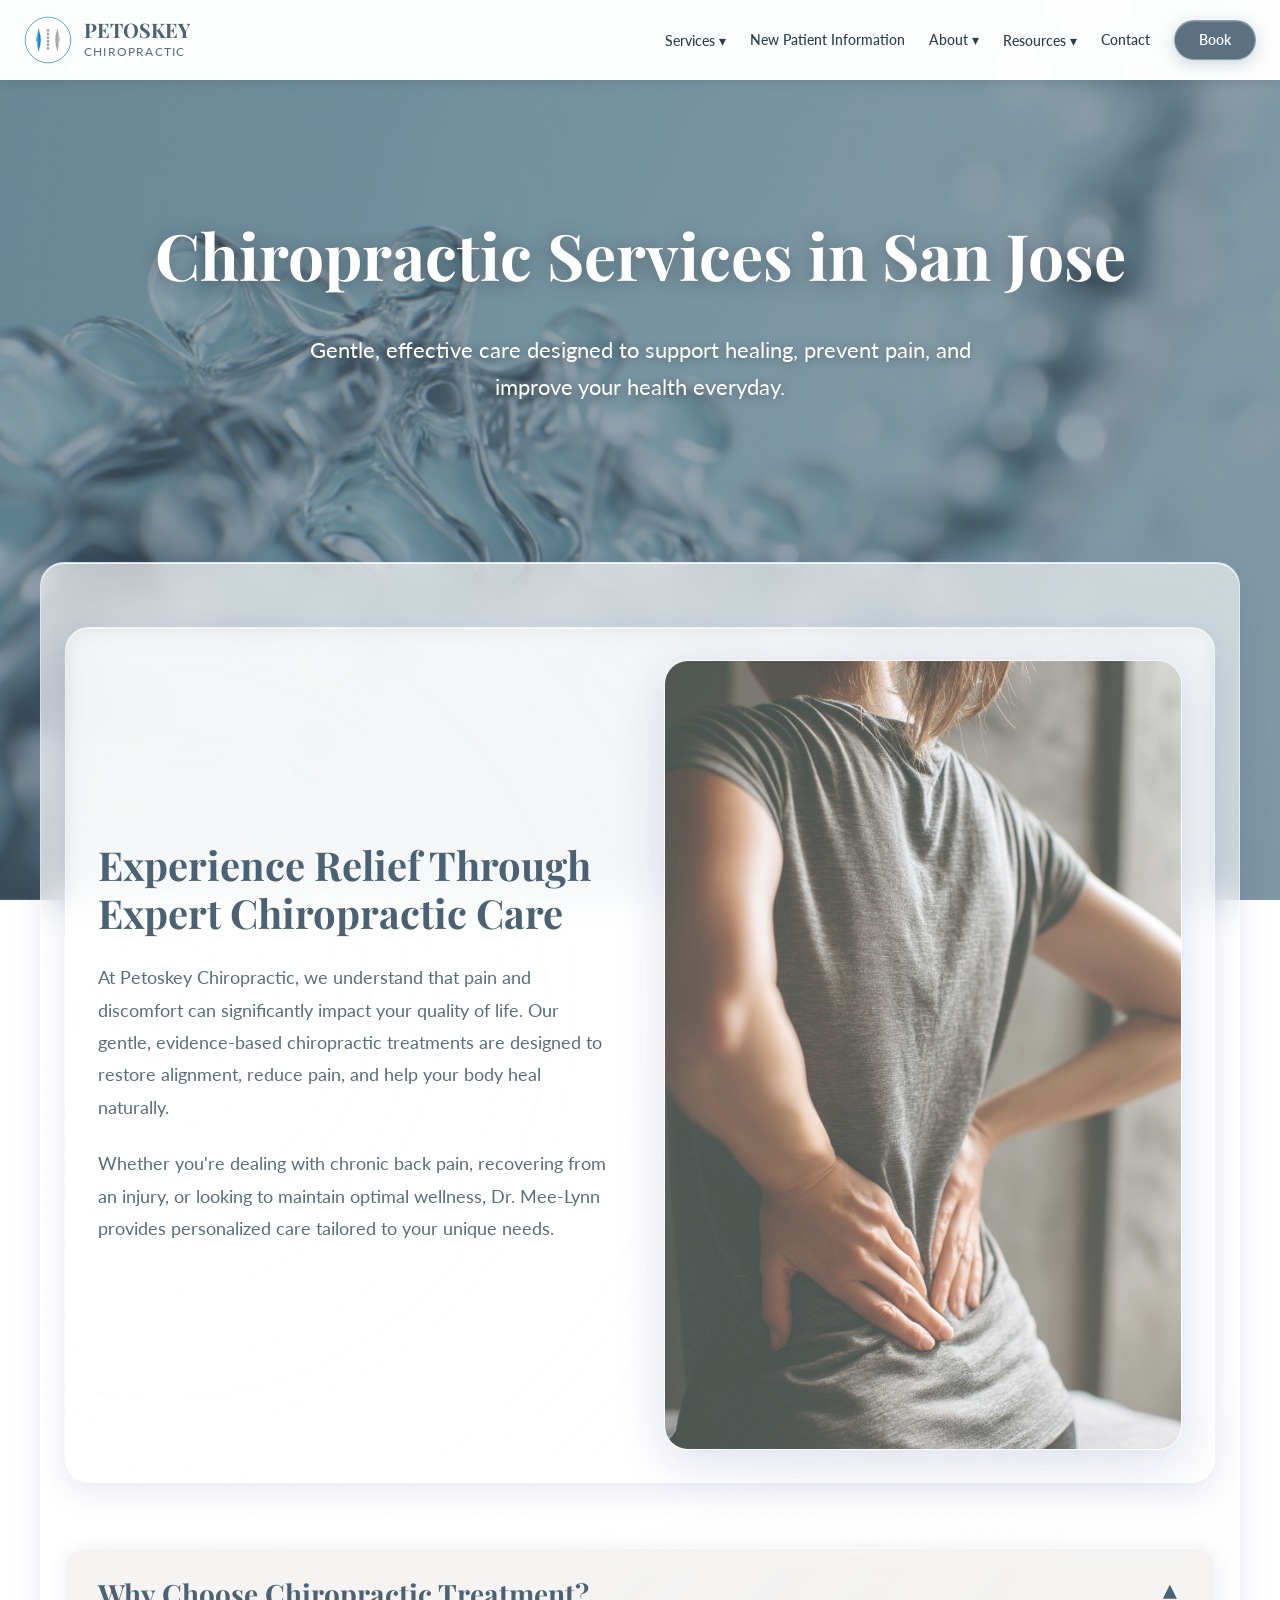
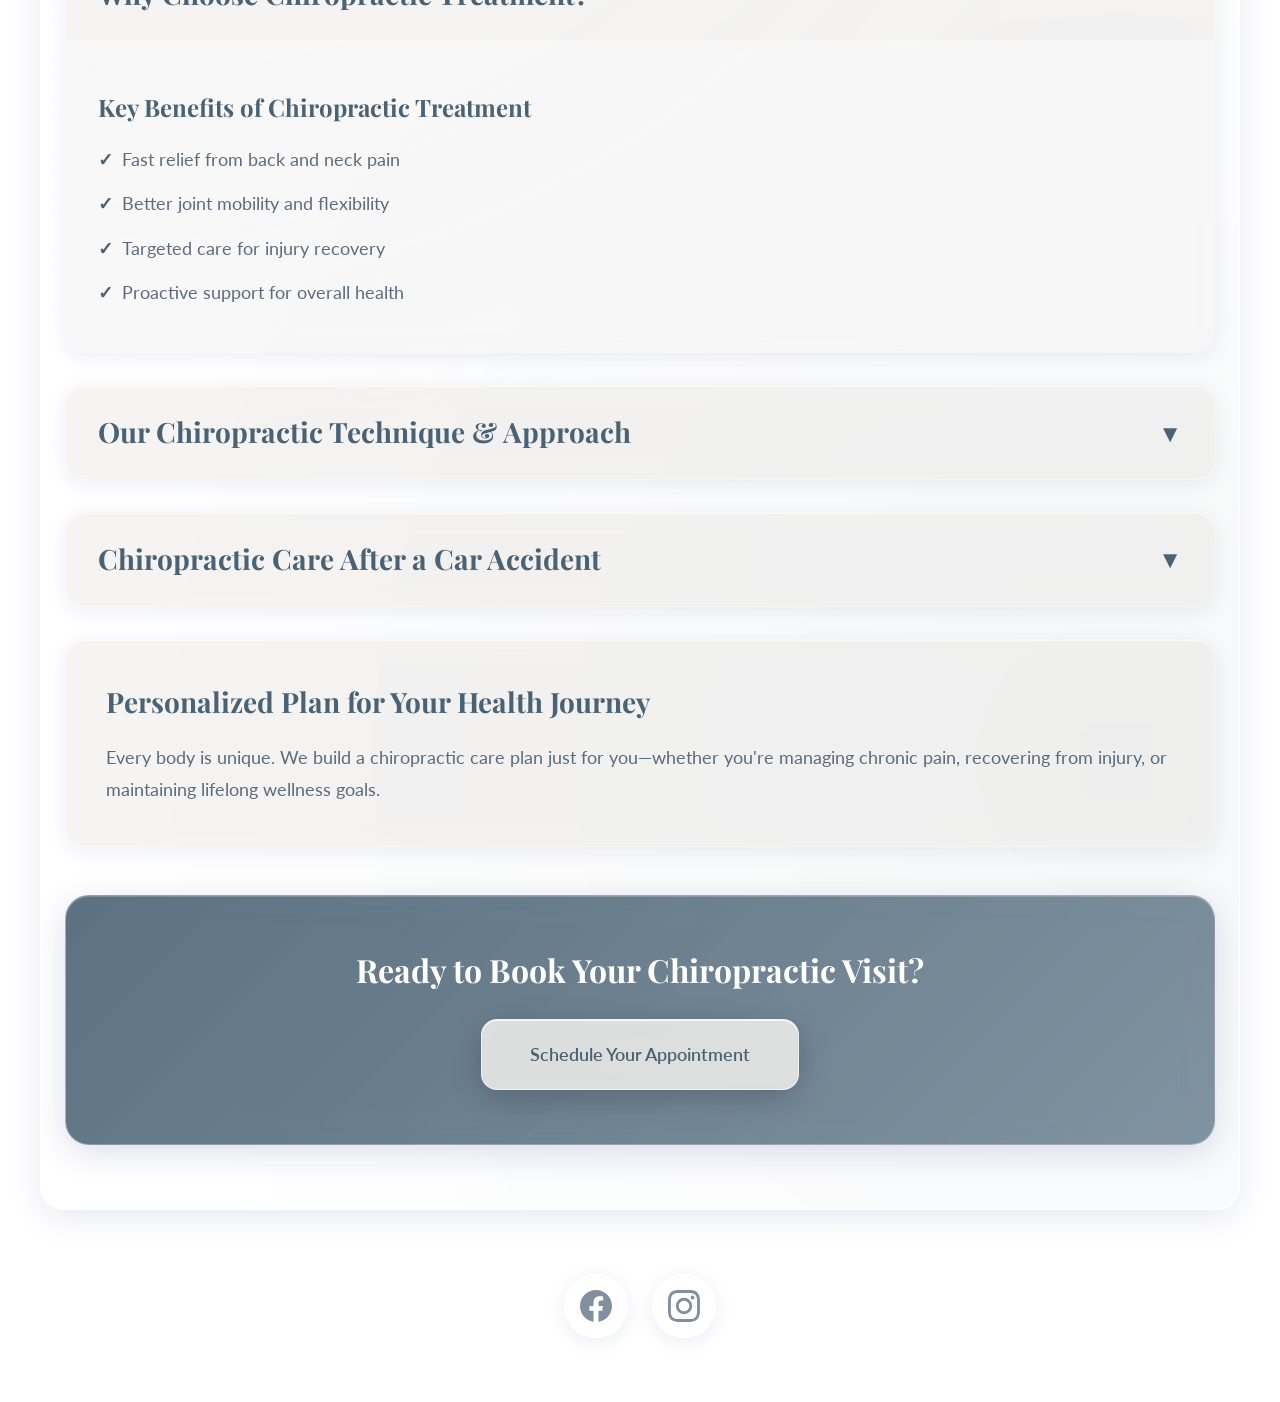
<file: chiropractic-services.html>
<!DOCTYPE html>
<html lang="en">
<head>
    <meta charset="UTF-8">
    <meta name="viewport" content="width=device-width, initial-scale=1.0">
    <title>Chiropractic Services in San Jose - Petoskey Chiropractic</title>
    <link href="https://fonts.googleapis.com/css2?family=Playfair+Display:wght@700&family=Lato:wght@400;600;700&display=swap" rel="stylesheet">
    <link rel="stylesheet" href="assets/css/common.css">
    <link rel="stylesheet" href="assets/css/chiropractic-services.css">
</head>
<body>
    <header class="header">
        <div class="header-content">
            <a href="index.html" class="logo-container">
                <img src="data:image/svg+xml,%3Csvg xmlns='http://www.w3.org/2000/svg' viewBox='0 0 200 200'%3E%3Cdefs%3E%3ClinearGradient id='tealGrad' x1='0%25' y1='0%25' x2='100%25' y2='100%25'%3E%3Cstop offset='0%25' style='stop-color:%2317a2b8;stop-opacity:1' /%3E%3Cstop offset='100%25' style='stop-color:%230d6efd;stop-opacity:1' /%3E%3C/linearGradient%3E%3C/defs%3E%3Ccircle cx='100' cy='100' r='95' fill='white' stroke='url(%23tealGrad)' stroke-width='3'/%3E%3Cpath d='M60,50 Q50,100 60,150 Q70,120 70,100 Q70,80 60,50' fill='url(%23tealGrad)'/%3E%3Cpath d='M140,50 Q150,100 140,150 Q130,120 130,100 Q130,80 140,50' fill='%23a8a8a8'/%3E%3Ccircle cx='100' cy='60' r='6' fill='%23a8a8a8'/%3E%3Ccircle cx='100' cy='75' r='6' fill='%23a8a8a8'/%3E%3Ccircle cx='100' cy='90' r='6' fill='%23a8a8a8'/%3E%3Ccircle cx='100' cy='105' r='6' fill='%23a8a8a8'/%3E%3Ccircle cx='100' cy='120' r='6' fill='%23a8a8a8'/%3E%3Ccircle cx='100' cy='135' r='6' fill='%23a8a8a8'/%3E%3Cpath d='M55,85 L50,90 L55,95 L50,100 L55,105' stroke='url(%23tealGrad)' stroke-width='3' fill='none'/%3E%3Cpath d='M145,85 L150,90 L145,95 L150,100 L145,105' stroke='%23a8a8a8' stroke-width='3' fill='none'/%3E%3C/svg%3E" alt="Petoskey Chiropractic Logo" class="logo-img">
                <div class="logo-text">
                    <div class="logo-title">PETOSKEY</div>
                    <div class="logo-subtitle">CHIROPRACTIC</div>
                </div>
            </a>
            <nav class="nav">
                <div class="nav-item">
                    <span class="nav-link">Services ▾</span>
                    <div class="dropdown">
                        <a href="chiropractic-services.html">Chiropractic Services</a>
                        <a href="massage-therapy.html">Massage Therapy</a>
                        <a href="active-release.html">Active Release Technique™</a>
                        <a href="shockwave-therapy.html">Shockwave Therapy</a>
                    </div>
                </div>
                <a href="new-patient-information.html" class="nav-link">New Patient Information</a>
                <a href="about.html" class="nav-link">About ▾</a>
                <div class="nav-item">
                    <span class="nav-link">Resources ▾</span>
                    <div class="dropdown">
                        <a href="faq.html">FAQ</a>
                        <a href="blog.html">Blog</a>
                    </div>
                </div>
                <a href="contact.html" class="nav-link">Contact</a>
                <a href="https://petoskeychiro.janeapp.com" class="book-btn">Book</a>
            </nav>
            <button class="hamburger" id="hamburger" aria-label="Menu">
                <span></span>
                <span></span>
                <span></span>
            </button>
        </div>
    </header>

    <div class="mobile-menu-overlay" id="mobileMenuOverlay"></div>
    <nav class="mobile-menu" id="mobileMenu">
        <div class="mobile-nav-item">
            <button class="mobile-dropdown-toggle" onclick="toggleMobileDropdown(this)">
                Services
            </button>
            <div class="mobile-dropdown">
                <a href="chiropractic-services.html">Chiropractic Services</a>
                <a href="massage-therapy.html">Massage Therapy</a>
                <a href="active-release.html">Active Release Technique™</a>
                <a href="shockwave-therapy.html">Shockwave Therapy</a>
            </div>
        </div>
        <div class="mobile-nav-item">
            <a href="new-patient-information.html" class="mobile-nav-link">New Patient Information</a>
        </div>
        <div class="mobile-nav-item">
            <a href="about.html" class="mobile-nav-link">About</a>
        </div>
        <div class="mobile-nav-item">
            <button class="mobile-dropdown-toggle" onclick="toggleMobileDropdown(this)">
                Resources
            </button>
            <div class="mobile-dropdown">
                <a href="faq.html">FAQ</a>
                <a href="blog.html">Blog</a>
            </div>
        </div>
        <div class="mobile-nav-item">
            <a href="contact.html" class="mobile-nav-link">Contact</a>
        </div>
        <a href="https://petoskeychiro.janeapp.com" class="mobile-book-btn">Book Appointment</a>
    </nav>

    <section class="hero">
        <h1>Chiropractic Services in San Jose</h1>
        <p>Gentle, effective care designed to support healing, prevent pain, and improve your health everyday.</p>
    </section>

    <div class="content">
        <div class="intro-section">
            <div class="intro-text">
                <h2>Experience Relief Through Expert Chiropractic Care</h2>
                <p>At Petoskey Chiropractic, we understand that pain and discomfort can significantly impact your quality of life. Our gentle, evidence-based chiropractic treatments are designed to restore alignment, reduce pain, and help your body heal naturally.</p>
                <p>Whether you're dealing with chronic back pain, recovering from an injury, or looking to maintain optimal wellness, Dr. Mee-Lynn provides personalized care tailored to your unique needs.</p>
            </div>
            <div class="intro-image">
                <img src="assets/images/backpain1.png" alt="Chiropractic care for back pain relief">
            </div>
        </div>

        <div class="collapsible active">
            <div class="collapsible-header" onclick="toggleCollapsible(this)">
                <h2>Why Choose Chiropractic Treatment?</h2>
                <span class="collapsible-icon">▼</span>
            </div>
            <div class="collapsible-content">
                <div class="collapsible-inner">
                    <h3>Key Benefits of Chiropractic Treatment</h3>
                    <ul>
                        <li>Fast relief from back and neck pain</li>
                        <li>Better joint mobility and flexibility</li>
                        <li>Targeted care for injury recovery</li>
                        <li>Proactive support for overall health</li>
                    </ul>
                </div>
            </div>
        </div>

        <div class="collapsible">
            <div class="collapsible-header" onclick="toggleCollapsible(this)">
                <h2>Our Chiropractic Technique & Approach</h2>
                <span class="collapsible-icon">▼</span>
            </div>
            <div class="collapsible-content">
                <div class="collapsible-inner">
                    <p>Dr. Mee-Lynn uses precise, evidence-informed chiropractic techniques—from manual spinal adjustments to instrument-assisted methods—to restore alignment and support your body's natural function.</p>
                    <h3>Techniques You'll Experience</h3>
                    <ul>
                        <li>Manual spinal adjustments</li>
                        <li>Drop-table and block-assisted alignment</li>
                        <li>Instrument-assisted methods for gentle precision</li>
                        <li>Posture & movement analysis to optimize your results</li>
                    </ul>
                </div>
            </div>
        </div>

        <div class="collapsible">
            <div class="collapsible-header" onclick="toggleCollapsible(this)">
                <h2>Chiropractic Care After a Car Accident</h2>
                <span class="collapsible-icon">▼</span>
            </div>
            <div class="collapsible-content">
                <div class="collapsible-inner">
                    <p>Even if it wasn't a major crash, a car accident can leave behind lingering tension, stiffness, or pain that shows up weeks—or even months—later. Chiropractic care can help by gently realigning the spine, reducing inflammation, and supporting your body's natural healing process.</p>
                    <p>This care is only suited for individuals looking for relief from chronic discomfort after an accident—not for those seeking work comp or personal injury claims.</p>
                    <h3>What to Expect After a Car Accident</h3>
                    <ul>
                        <li>Comprehensive exam & spinal evaluation</li>
                        <li>Gentle adjustments to aid recovery</li>
                        <li>Home wellness plan to support ongoing healing</li>
                    </ul>
                </div>
            </div>
        </div>

        <div class="simple-section">
            <h2>Personalized Plan for Your Health Journey</h2>
            <p>Every body is unique. We build a chiropractic care plan just for you—whether you're managing chronic pain, recovering from injury, or maintaining lifelong wellness goals.</p>
        </div>

        <div class="cta-section">
            <h2>Ready to Book Your Chiropractic Visit?</h2>
            <a href="https://petoskeychiro.janeapp.com" class="cta-btn">Schedule Your Appointment</a>
        </div>
    </div>

    <footer class="footer">
        <div class="footer-container">
            <a href="https://www.facebook.com/petoskeychiro/" target="_blank" rel="noopener noreferrer" class="social-icon-link" aria-label="Visit our Facebook page">
                <svg class="social-icon" viewBox="0 0 24 24" fill="rgba(74, 98, 116, 0.7)" xmlns="http://www.w3.org/2000/svg">
                    <path d="M24 12.073c0-6.627-5.373-12-12-12s-12 5.373-12 12c0 5.99 4.388 10.954 10.125 11.854v-8.385H7.078v-3.47h3.047V9.43c0-3.007 1.792-4.669 4.533-4.669 1.312 0 2.686.235 2.686.235v2.953H15.83c-1.491 0-1.956.925-1.956 1.874v2.25h3.328l-.532 3.47h-2.796v8.385C19.612 23.027 24 18.062 24 12.073z"/>
                </svg>
            </a>
            <a href="https://www.instagram.com/petoskeychiro/" target="_blank" rel="noopener noreferrer" class="social-icon-link" aria-label="Visit our Instagram page">
                <svg class="social-icon" viewBox="0 0 24 24" fill="rgba(74, 98, 116, 0.7)" xmlns="http://www.w3.org/2000/svg">
                    <path d="M12 2.163c3.204 0 3.584.012 4.85.07 3.252.148 4.771 1.691 4.919 4.919.058 1.265.069 1.645.069 4.849 0 3.205-.012 3.584-.069 4.849-.149 3.225-1.664 4.771-4.919 4.919-1.266.058-1.644.07-4.85.07-3.204 0-3.584-.012-4.849-.07-3.26-.149-4.771-1.699-4.919-4.92-.058-1.265-.07-1.644-.07-4.849 0-3.204.013-3.583.07-4.849.149-3.227 1.664-4.771 4.919-4.919 1.266-.057 1.645-.069 4.849-.069zM12 0C8.741 0 8.333.014 7.053.072 2.695.272.273 2.69.073 7.052.014 8.333 0 8.741 0 12c0 3.259.014 3.668.072 4.948.2 4.358 2.618 6.78 6.98 6.98C8.333 23.986 8.741 24 12 24c3.259 0 3.668-.014 4.948-.072 4.354-.2 6.782-2.618 6.979-6.98.059-1.28.073-1.689.073-4.948 0-3.259-.014-3.667-.072-4.947-.196-4.354-2.617-6.78-6.979-6.98C15.668.014 15.259 0 12 0zm0 5.838a6.162 6.162 0 100 12.324 6.162 6.162 0 000-12.324zM12 16a4 4 0 110-8 4 4 0 010 8zm6.406-11.845a1.44 1.44 0 100 2.881 1.44 1.44 0 000-2.881z"/>
                </svg>
            </a>
        </div>
    </footer>

    <script>
        // Mobile menu toggle
        const hamburger = document.getElementById('hamburger');
        const mobileMenu = document.getElementById('mobileMenu');
        const mobileMenuOverlay = document.getElementById('mobileMenuOverlay');

        function toggleMobileMenu() {
            hamburger.classList.toggle('active');
            mobileMenu.classList.toggle('active');
            mobileMenuOverlay.classList.toggle('active');
            document.body.style.overflow = mobileMenu.classList.contains('active') ? 'hidden' : '';
        }

        hamburger.addEventListener('click', toggleMobileMenu);
        mobileMenuOverlay.addEventListener('click', toggleMobileMenu);

        // Close mobile menu when clicking a link
        const mobileNavLinks = document.querySelectorAll('.mobile-nav-link, .mobile-dropdown a');
        mobileNavLinks.forEach(link => {
            link.addEventListener('click', () => {
                if (mobileMenu.classList.contains('active')) {
                    toggleMobileMenu();
                }
            });
        });

        // Mobile dropdown toggle
        function toggleMobileDropdown(button) {
            button.classList.toggle('active');
            const dropdown = button.nextElementSibling;
            dropdown.classList.toggle('active');
        }

        // Collapsible toggle
        function toggleCollapsible(header) {
            const collapsible = header.parentElement;
            collapsible.classList.toggle('active');
        }
    </script>
</body>
</html>
</file>
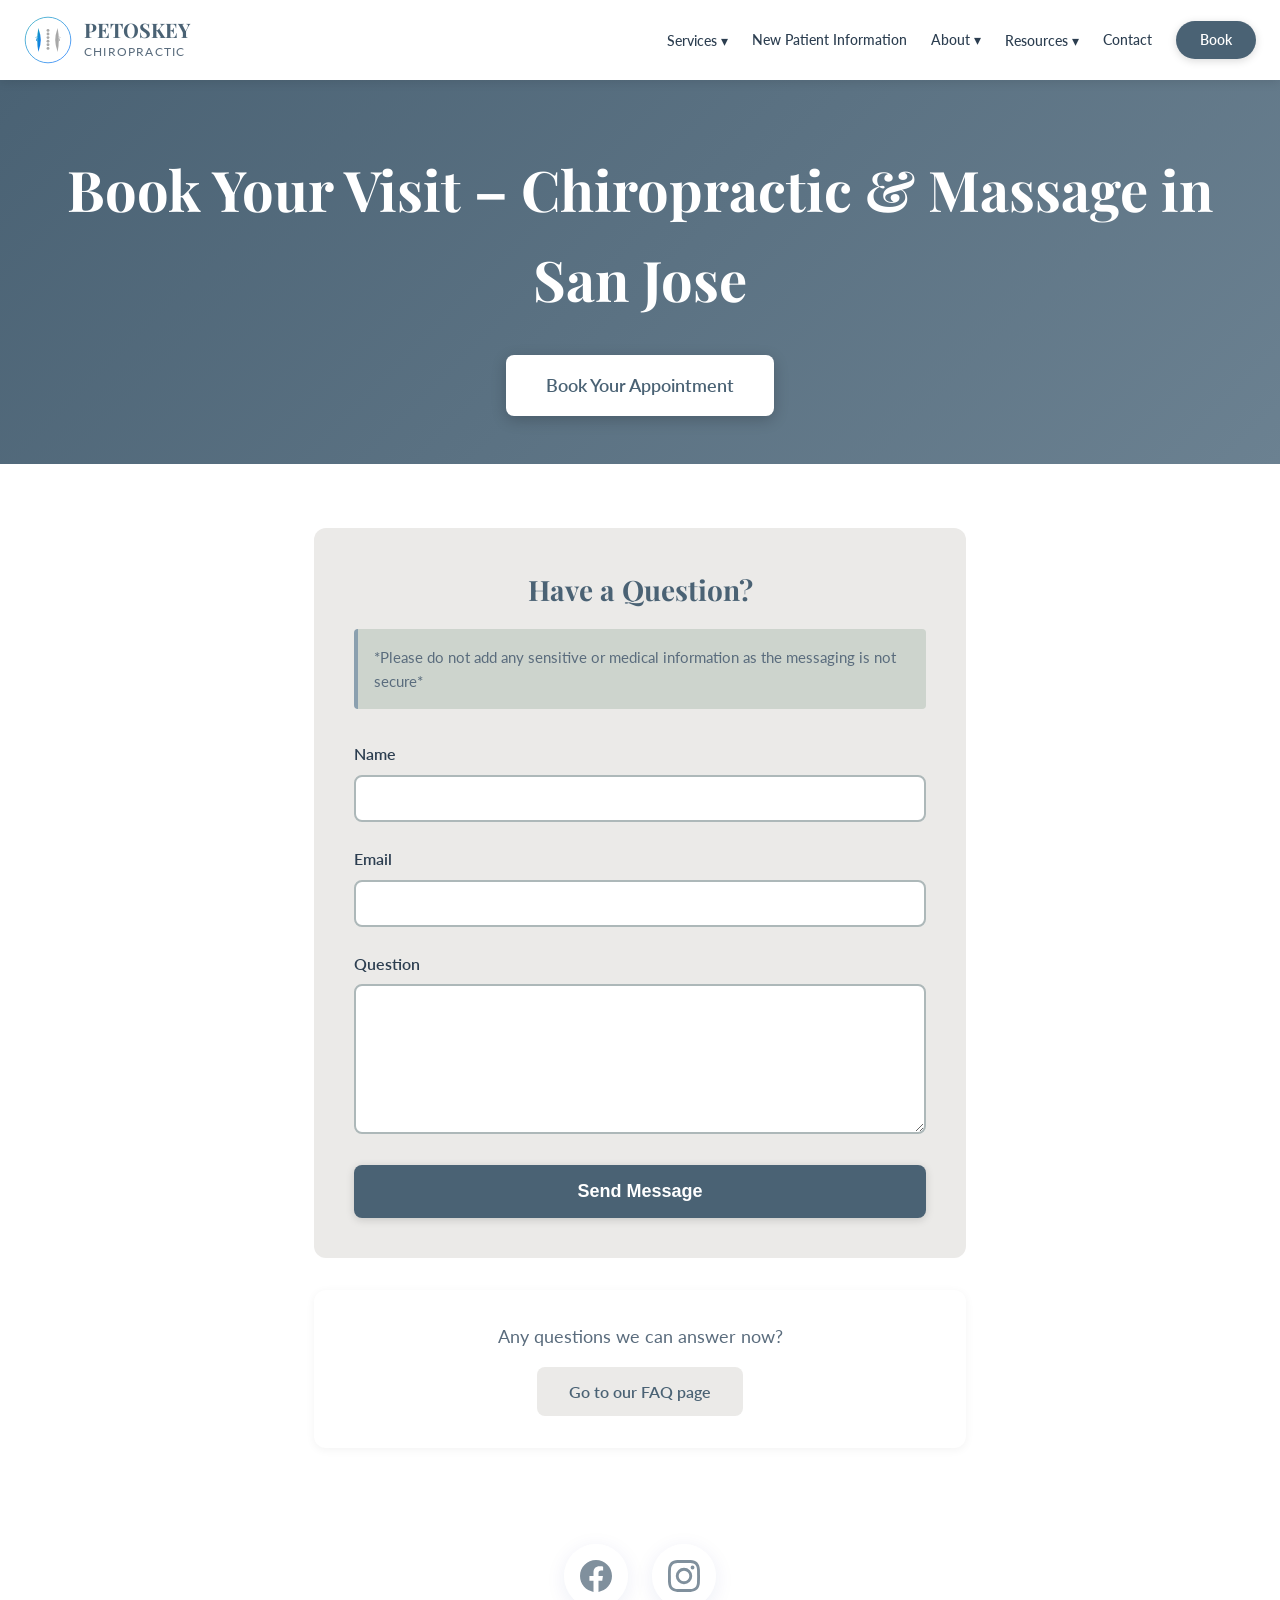
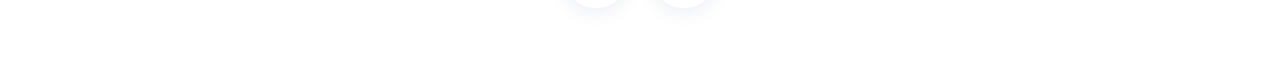
<file: contact.html>
<!DOCTYPE html>
<html lang="en">
<head>
    <meta charset="UTF-8">
    <meta name="viewport" content="width=device-width, initial-scale=1.0">
    <title>Contact Us - Petoskey Chiropractic San Jose</title>
    <link href="https://fonts.googleapis.com/css2?family=Playfair+Display:wght@700&family=Lato:wght@400;600;700&display=swap" rel="stylesheet">
    <link rel="stylesheet" href="assets/css/common.css">
    <link rel="stylesheet" href="assets/css/contact.css">
</head>
<body>
    <header class="header">
        <div class="header-content">
            <a href="index.html" class="logo-container">
                <img src="data:image/svg+xml,%3Csvg xmlns='http://www.w3.org/2000/svg' viewBox='0 0 200 200'%3E%3Cdefs%3E%3ClinearGradient id='tealGrad' x1='0%25' y1='0%25' x2='100%25' y2='100%25'%3E%3Cstop offset='0%25' style='stop-color:%2317a2b8;stop-opacity:1' /%3E%3Cstop offset='100%25' style='stop-color:%230d6efd;stop-opacity:1' /%3E%3C/linearGradient%3E%3C/defs%3E%3Ccircle cx='100' cy='100' r='95' fill='white' stroke='url(%23tealGrad)' stroke-width='3'/%3E%3Cpath d='M60,50 Q50,100 60,150 Q70,120 70,100 Q70,80 60,50' fill='url(%23tealGrad)'/%3E%3Cpath d='M140,50 Q150,100 140,150 Q130,120 130,100 Q130,80 140,50' fill='%23a8a8a8'/%3E%3Ccircle cx='100' cy='60' r='6' fill='%23a8a8a8'/%3E%3Ccircle cx='100' cy='75' r='6' fill='%23a8a8a8'/%3E%3Ccircle cx='100' cy='90' r='6' fill='%23a8a8a8'/%3E%3Ccircle cx='100' cy='105' r='6' fill='%23a8a8a8'/%3E%3Ccircle cx='100' cy='120' r='6' fill='%23a8a8a8'/%3E%3Ccircle cx='100' cy='135' r='6' fill='%23a8a8a8'/%3E%3Cpath d='M55,85 L50,90 L55,95 L50,100 L55,105' stroke='url(%23tealGrad)' stroke-width='3' fill='none'/%3E%3Cpath d='M145,85 L150,90 L145,95 L150,100 L145,105' stroke='%23a8a8a8' stroke-width='3' fill='none'/%3E%3C/svg%3E" alt="Petoskey Chiropractic Logo" class="logo-img">
                <div class="logo-text">
                    <div class="logo-title">PETOSKEY</div>
                    <div class="logo-subtitle">CHIROPRACTIC</div>
                </div>
            </a>
            <nav class="nav">
                <div class="nav-item">
                    <span class="nav-link">Services ▾</span>
                    <div class="dropdown">
                        <a href="chiropractic-services.html">Chiropractic Services</a>
                        <a href="massage-therapy.html">Massage Therapy</a>
                        <a href="active-release.html">Active Release Technique™</a>
                        <a href="shockwave-therapy.html">Shockwave Therapy</a>
                    </div>
                </div>
                <a href="new-patient-information.html" class="nav-link">New Patient Information</a>
                <a href="about.html" class="nav-link">About ▾</a>
                <div class="nav-item">
                    <span class="nav-link">Resources ▾</span>
                    <div class="dropdown">
                        <a href="faq.html">FAQ</a>
                        <a href="blog.html">Blog</a>
                    </div>
                </div>
                <a href="contact.html" class="nav-link">Contact</a>
                <a href="https://petoskeychiro.janeapp.com" class="book-btn">Book</a>
            </nav>
            <button class="hamburger" id="hamburger" aria-label="Menu">
                <span></span>
                <span></span>
                <span></span>
            </button>
        </div>
    </header>

    <div class="mobile-menu-overlay" id="mobileMenuOverlay"></div>
    <nav class="mobile-menu" id="mobileMenu">
        <div class="mobile-nav-item">
            <button class="mobile-dropdown-toggle" onclick="toggleMobileDropdown(this)">
                Services
            </button>
            <div class="mobile-dropdown">
                <a href="chiropractic-services.html">Chiropractic Services</a>
                <a href="massage-therapy.html">Massage Therapy</a>
                <a href="active-release.html">Active Release Technique™</a>
                <a href="shockwave-therapy.html">Shockwave Therapy</a>
            </div>
        </div>
        <div class="mobile-nav-item">
            <a href="new-patient-information.html" class="mobile-nav-link">New Patient Information</a>
        </div>
        <div class="mobile-nav-item">
            <a href="about.html" class="mobile-nav-link">About</a>
        </div>
        <div class="mobile-nav-item">
            <button class="mobile-dropdown-toggle" onclick="toggleMobileDropdown(this)">
                Resources
            </button>
            <div class="mobile-dropdown">
                <a href="faq.html">FAQ</a>
                <a href="blog.html">Blog</a>
            </div>
        </div>
        <div class="mobile-nav-item">
            <a href="contact.html" class="mobile-nav-link">Contact</a>
        </div>
        <a href="https://petoskeychiro.janeapp.com" class="mobile-book-btn">Book Appointment</a>
    </nav>

    <section class="hero">
        <h1>Book Your Visit – Chiropractic & Massage in San Jose</h1>
        <a href="https://petoskeychiro.janeapp.com" class="hero-book-btn">Book Your Appointment</a>
    </section>

    <div class="content">
        <div class="success-message" id="successMessage">
            <h3>Thank you for reaching out!</h3>
            <p>We will be in touch within 24 hours.</p>
        </div>

        <div class="contact-section" id="contactForm">
            <h2 class="section-title">Have a Question?</h2>
            
            <div class="disclaimer">
                *Please do not add any sensitive or medical information as the messaging is not secure*
            </div>

            <form id="questionForm">
                <div class="form-group">
                    <label class="form-label" for="name">Name</label>
                    <input type="text" id="name" name="name" class="form-input" required>
                </div>

                <div class="form-group">
                    <label class="form-label" for="email">Email</label>
                    <input type="email" id="email" name="email" class="form-input" required>
                </div>

                <div class="form-group">
                    <label class="form-label" for="question">Question</label>
                    <textarea id="question" name="question" class="form-textarea" required></textarea>
                </div>

                <button type="submit" class="submit-btn">Send Message</button>
            </form>
        </div>

        <div class="faq-link-section">
            <p>Any questions we can answer now?</p>
            <a href="faq.html" class="faq-link">Go to our FAQ page</a>
        </div>
    </div>

    <script>
        // Mobile menu toggle
        const hamburger = document.getElementById('hamburger');
        const mobileMenu = document.getElementById('mobileMenu');
        const mobileMenuOverlay = document.getElementById('mobileMenuOverlay');

        function toggleMobileMenu() {
            hamburger.classList.toggle('active');
            mobileMenu.classList.toggle('active');
            mobileMenuOverlay.classList.toggle('active');
            document.body.style.overflow = mobileMenu.classList.contains('active') ? 'hidden' : '';
        }

        hamburger.addEventListener('click', toggleMobileMenu);
        mobileMenuOverlay.addEventListener('click', toggleMobileMenu);

        // Close mobile menu when clicking a link
        const mobileNavLinks = document.querySelectorAll('.mobile-nav-link, .mobile-dropdown a');
        mobileNavLinks.forEach(link => {
            link.addEventListener('click', () => {
                if (mobileMenu.classList.contains('active')) {
                    toggleMobileMenu();
                }
            });
        });

        // Mobile dropdown toggle
        function toggleMobileDropdown(button) {
            button.classList.toggle('active');
            const dropdown = button.nextElementSibling;
            dropdown.classList.toggle('active');
        }

        // Contact form
        document.getElementById('questionForm').addEventListener('submit', function(e) {
            e.preventDefault();
            
            // Create a standard FormData object directly from the HTML form
            const formData = new FormData(this);
            
            // Send data to your Cloudflare Worker URL in the background
            fetch('https://github-form-handler.petoskeychiro.workers.dev/', {
                method: 'POST',
                body: formData
            })
            .then(response => {
                if (response.ok) {
                    // Hide the form and show success message smoothly
                    document.getElementById('contactForm').style.display = 'none';
                    document.getElementById('successMessage').classList.add('show');
                    window.scrollTo({ top: 0, behavior: 'smooth' });
                } else {
                    alert('Something went wrong. Please try again.');
                }
            })
            .catch(error => {
                console.error('Error:', error);
                alert('Could not connect to the mail server.');
            });
        });

    </script>

    <footer class="footer">
        <div class="footer-container">
            <a href="https://www.facebook.com/petoskeychiro/" target="_blank" rel="noopener noreferrer" class="social-icon-link" aria-label="Visit our Facebook page">
                <svg class="social-icon" viewBox="0 0 24 24" fill="rgba(74, 98, 116, 0.7)" xmlns="http://www.w3.org/2000/svg">
                    <path d="M24 12.073c0-6.627-5.373-12-12-12s-12 5.373-12 12c0 5.99 4.388 10.954 10.125 11.854v-8.385H7.078v-3.47h3.047V9.43c0-3.007 1.792-4.669 4.533-4.669 1.312 0 2.686.235 2.686.235v2.953H15.83c-1.491 0-1.956.925-1.956 1.874v2.25h3.328l-.532 3.47h-2.796v8.385C19.612 23.027 24 18.062 24 12.073z"/>
                </svg>
            </a>
            <a href="https://www.instagram.com/petoskeychiro/" target="_blank" rel="noopener noreferrer" class="social-icon-link" aria-label="Visit our Instagram page">
                <svg class="social-icon" viewBox="0 0 24 24" fill="rgba(74, 98, 116, 0.7)" xmlns="http://www.w3.org/2000/svg">
                    <path d="M12 2.163c3.204 0 3.584.012 4.85.07 3.252.148 4.771 1.691 4.919 4.919.058 1.265.069 1.645.069 4.849 0 3.205-.012 3.584-.069 4.849-.149 3.225-1.664 4.771-4.919 4.919-1.266.058-1.644.07-4.85.07-3.204 0-3.584-.012-4.849-.07-3.26-.149-4.771-1.699-4.919-4.92-.058-1.265-.07-1.644-.07-4.849 0-3.204.013-3.583.07-4.849.149-3.227 1.664-4.771 4.919-4.919 1.266-.057 1.645-.069 4.849-.069zM12 0C8.741 0 8.333.014 7.053.072 2.695.272.273 2.69.073 7.052.014 8.333 0 8.741 0 12c0 3.259.014 3.668.072 4.948.2 4.358 2.618 6.78 6.98 6.98C8.333 23.986 8.741 24 12 24c3.259 0 3.668-.014 4.948-.072 4.354-.2 6.782-2.618 6.979-6.98.059-1.28.073-1.689.073-4.948 0-3.259-.014-3.667-.072-4.947-.196-4.354-2.617-6.78-6.979-6.98C15.668.014 15.259 0 12 0zm0 5.838a6.162 6.162 0 100 12.324 6.162 6.162 0 000-12.324zM12 16a4 4 0 110-8 4 4 0 010 8zm6.406-11.845a1.44 1.44 0 100 2.881 1.44 1.44 0 000-2.881z"/>
                </svg>
            </a>
        </div>
    </footer>
</body>
</html>
</file>
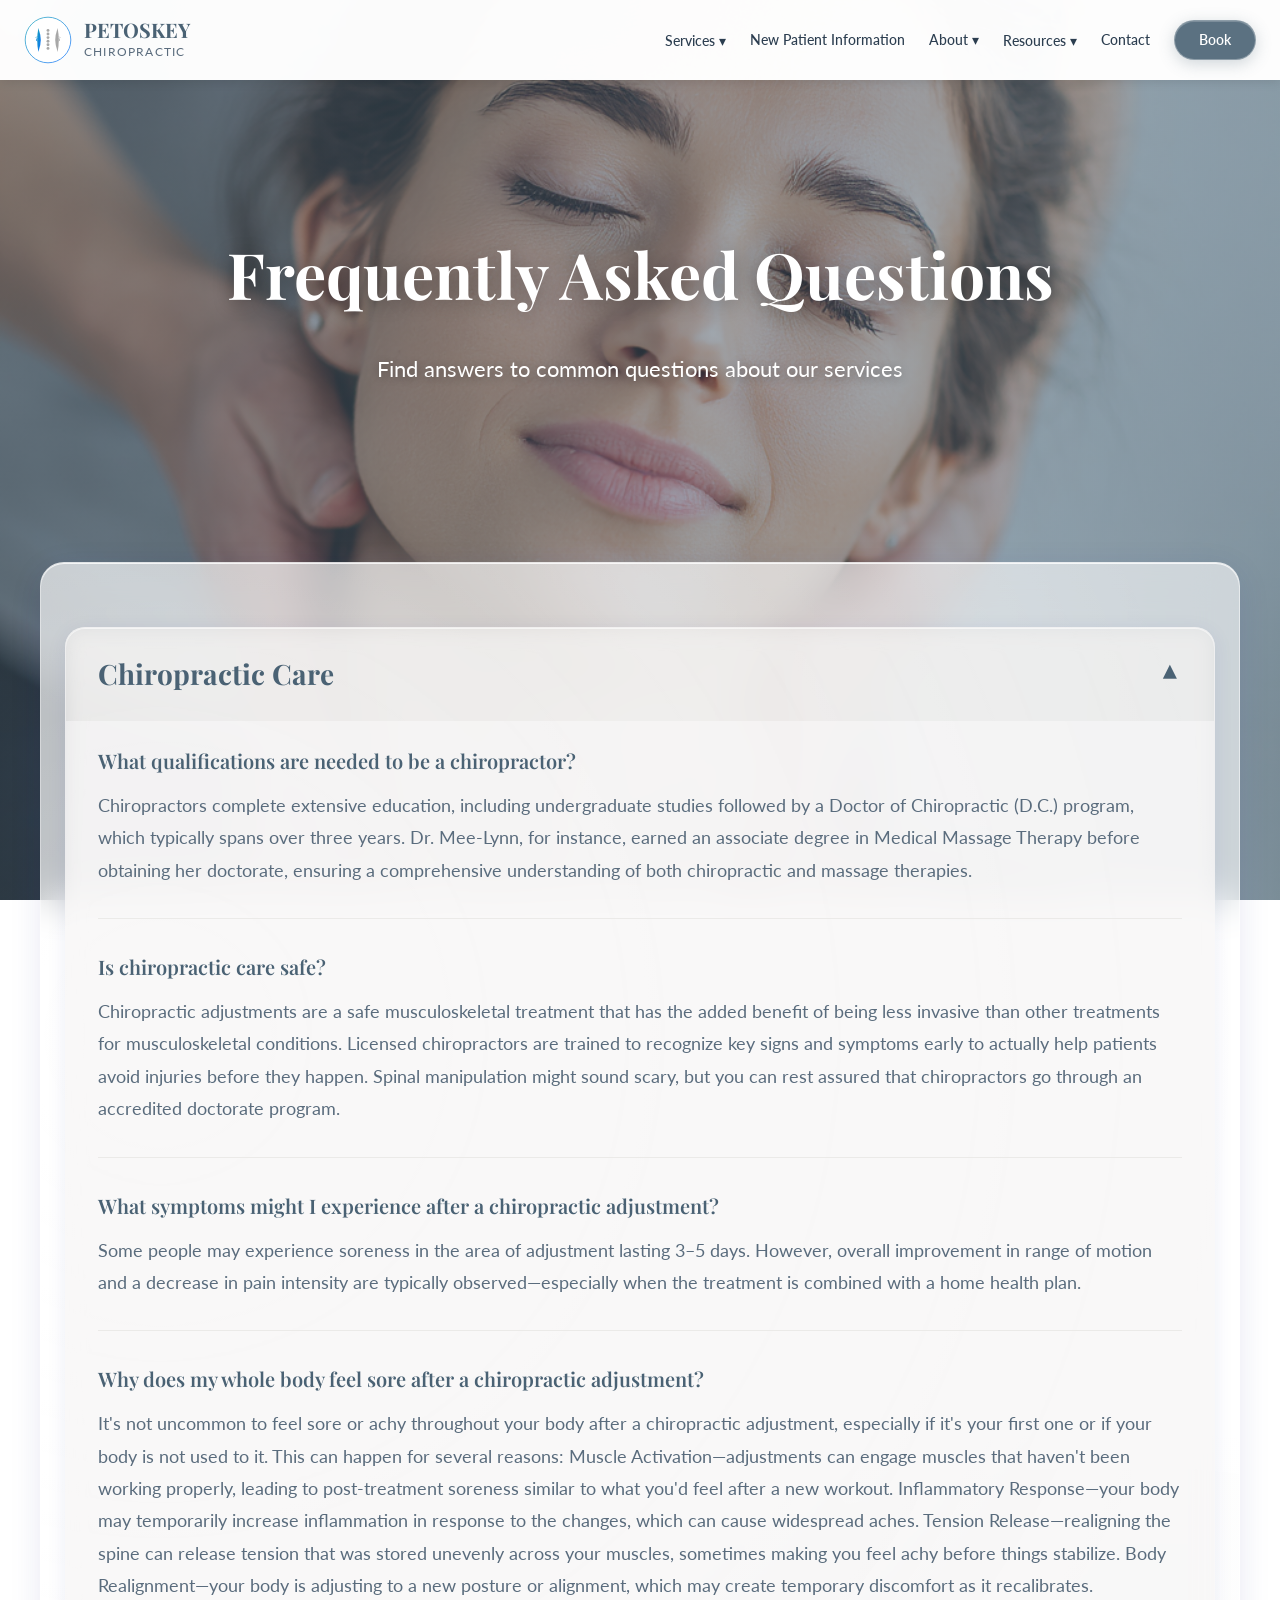
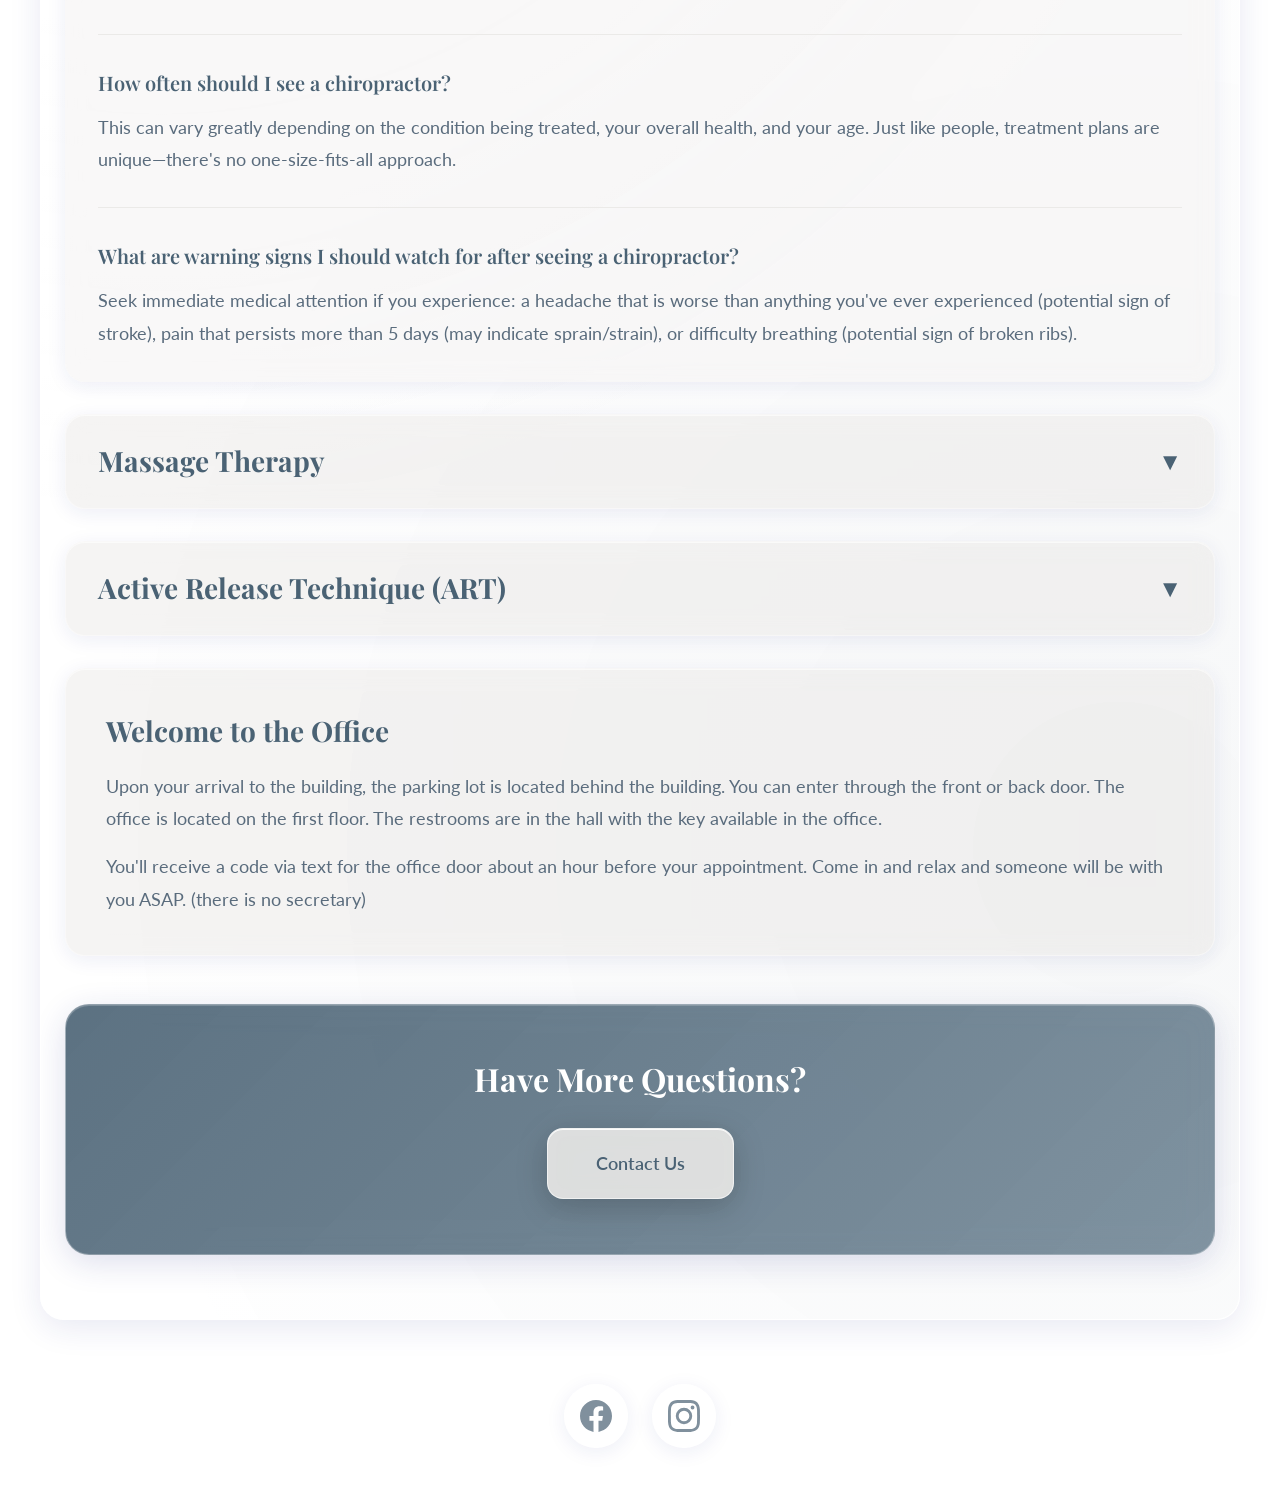
<file: faq.html>
<!DOCTYPE html>
<html lang="en">
<head>
    <meta charset="UTF-8">
    <meta name="viewport" content="width=device-width, initial-scale=1.0">
    <title>FAQ - Petoskey Chiropractic San Jose</title>
    <link href="https://fonts.googleapis.com/css2?family=Playfair+Display:wght@700&family=Lato:wght@400;600;700&display=swap" rel="stylesheet">
    <link rel="stylesheet" href="assets/css/common.css">
    <link rel="stylesheet" href="assets/css/faq.css">
</head>
<body>
    <header class="header">
        <div class="header-content">
            <a href="index.html" class="logo-container">
                <img src="data:image/svg+xml,%3Csvg xmlns='http://www.w3.org/2000/svg' viewBox='0 0 200 200'%3E%3Cdefs%3E%3ClinearGradient id='tealGrad' x1='0%25' y1='0%25' x2='100%25' y2='100%25'%3E%3Cstop offset='0%25' style='stop-color:%2317a2b8;stop-opacity:1' /%3E%3Cstop offset='100%25' style='stop-color:%230d6efd;stop-opacity:1' /%3E%3C/linearGradient%3E%3C/defs%3E%3Ccircle cx='100' cy='100' r='95' fill='white' stroke='url(%23tealGrad)' stroke-width='3'/%3E%3Cpath d='M60,50 Q50,100 60,150 Q70,120 70,100 Q70,80 60,50' fill='url(%23tealGrad)'/%3E%3Cpath d='M140,50 Q150,100 140,150 Q130,120 130,100 Q130,80 140,50' fill='%23a8a8a8'/%3E%3Ccircle cx='100' cy='60' r='6' fill='%23a8a8a8'/%3E%3Ccircle cx='100' cy='75' r='6' fill='%23a8a8a8'/%3E%3Ccircle cx='100' cy='90' r='6' fill='%23a8a8a8'/%3E%3Ccircle cx='100' cy='105' r='6' fill='%23a8a8a8'/%3E%3Ccircle cx='100' cy='120' r='6' fill='%23a8a8a8'/%3E%3Ccircle cx='100' cy='135' r='6' fill='%23a8a8a8'/%3E%3Cpath d='M55,85 L50,90 L55,95 L50,100 L55,105' stroke='url(%23tealGrad)' stroke-width='3' fill='none'/%3E%3Cpath d='M145,85 L150,90 L145,95 L150,100 L145,105' stroke='%23a8a8a8' stroke-width='3' fill='none'/%3E%3C/svg%3E" alt="Petoskey Chiropractic Logo" class="logo-img">
                <div class="logo-text">
                    <div class="logo-title">PETOSKEY</div>
                    <div class="logo-subtitle">CHIROPRACTIC</div>
                </div>
            </a>
            <nav class="nav">
                <div class="nav-item">
                    <span class="nav-link">Services ▾</span>
                    <div class="dropdown">
                        <a href="chiropractic-services.html">Chiropractic Services</a>
                        <a href="massage-therapy.html">Massage Therapy</a>
                        <a href="active-release.html">Active Release Technique™</a>
                        <a href="shockwave-therapy.html">Shockwave Therapy</a>
                    </div>
                </div>
                <a href="new-patient-information.html" class="nav-link">New Patient Information</a>
                <a href="about.html" class="nav-link">About ▾</a>
                <div class="nav-item">
                    <span class="nav-link">Resources ▾</span>
                    <div class="dropdown">
                        <a href="faq.html">FAQ</a>
                        <a href="blog.html">Blog</a>
                    </div>
                </div>
                <a href="contact.html" class="nav-link">Contact</a>
                <a href="https://petoskeychiro.janeapp.com" class="book-btn">Book</a>
            </nav>
            <button class="hamburger" id="hamburger" aria-label="Menu">
                <span></span>
                <span></span>
                <span></span>
            </button>
        </div>
    </header>

    <div class="mobile-menu-overlay" id="mobileMenuOverlay"></div>
    <nav class="mobile-menu" id="mobileMenu">
        <div class="mobile-nav-item">
            <button class="mobile-dropdown-toggle" onclick="toggleMobileDropdown(this)">
                Services
            </button>
            <div class="mobile-dropdown">
                <a href="chiropractic-services.html">Chiropractic Services</a>
                <a href="massage-therapy.html">Massage Therapy</a>
                <a href="active-release.html">Active Release Technique™</a>
                <a href="shockwave-therapy.html">Shockwave Therapy</a>
            </div>
        </div>
        <div class="mobile-nav-item">
            <a href="new-patient-information.html" class="mobile-nav-link">New Patient Information</a>
        </div>
        <div class="mobile-nav-item">
            <a href="about.html" class="mobile-nav-link">About</a>
        </div>
        <div class="mobile-nav-item">
            <button class="mobile-dropdown-toggle" onclick="toggleMobileDropdown(this)">
                Resources
            </button>
            <div class="mobile-dropdown">
                <a href="faq.html">FAQ</a>
                <a href="blog.html">Blog</a>
            </div>
        </div>
        <div class="mobile-nav-item">
            <a href="contact.html" class="mobile-nav-link">Contact</a>
        </div>
        <a href="https://petoskeychiro.janeapp.com" class="mobile-book-btn">Book Appointment</a>
    </nav>

    <section class="hero">
        <h1>Frequently Asked Questions</h1>
        <p>Find answers to common questions about our services</p>
    </section>

    <div class="content">
        <div class="collapsible active">
            <div class="collapsible-header" onclick="toggleCollapsible(this)">
                <h2>Chiropractic Care</h2>
                <span class="collapsible-icon">▼</span>
            </div>
            <div class="collapsible-content">
                <div class="collapsible-inner">
                    <div class="faq-item">
                        <div class="faq-question">What qualifications are needed to be a chiropractor?</div>
                        <div class="faq-answer">Chiropractors complete extensive education, including undergraduate studies followed by a Doctor of Chiropractic (D.C.) program, which typically spans over three years. Dr. Mee-Lynn, for instance, earned an associate degree in Medical Massage Therapy before obtaining her doctorate, ensuring a comprehensive understanding of both chiropractic and massage therapies.</div>
                    </div>

                    <div class="faq-item">
                        <div class="faq-question">Is chiropractic care safe?</div>
                        <div class="faq-answer">Chiropractic adjustments are a safe musculoskeletal treatment that has the added benefit of being less invasive than other treatments for musculoskeletal conditions. Licensed chiropractors are trained to recognize key signs and symptoms early to actually help patients avoid injuries before they happen. Spinal manipulation might sound scary, but you can rest assured that chiropractors go through an accredited doctorate program.</div>
                    </div>

                    <div class="faq-item">
                        <div class="faq-question">What symptoms might I experience after a chiropractic adjustment?</div>
                        <div class="faq-answer">Some people may experience soreness in the area of adjustment lasting 3–5 days. However, overall improvement in range of motion and a decrease in pain intensity are typically observed—especially when the treatment is combined with a home health plan.</div>
                    </div>

                    <div class="faq-item">
                        <div class="faq-question">Why does my whole body feel sore after a chiropractic adjustment?</div>
                        <div class="faq-answer">It's not uncommon to feel sore or achy throughout your body after a chiropractic adjustment, especially if it's your first one or if your body is not used to it. This can happen for several reasons: Muscle Activation—adjustments can engage muscles that haven't been working properly, leading to post-treatment soreness similar to what you'd feel after a new workout. Inflammatory Response—your body may temporarily increase inflammation in response to the changes, which can cause widespread aches. Tension Release—realigning the spine can release tension that was stored unevenly across your muscles, sometimes making you feel achy before things stabilize. Body Realignment—your body is adjusting to a new posture or alignment, which may create temporary discomfort as it recalibrates.</div>
                    </div>

                    <div class="faq-item">
                        <div class="faq-question">How often should I see a chiropractor?</div>
                        <div class="faq-answer">This can vary greatly depending on the condition being treated, your overall health, and your age. Just like people, treatment plans are unique—there's no one-size-fits-all approach.</div>
                    </div>

                    <div class="faq-item">
                        <div class="faq-question">What are warning signs I should watch for after seeing a chiropractor?</div>
                        <div class="faq-answer">Seek immediate medical attention if you experience: a headache that is worse than anything you've ever experienced (potential sign of stroke), pain that persists more than 5 days (may indicate sprain/strain), or difficulty breathing (potential sign of broken ribs).</div>
                    </div>
                </div>
            </div>
        </div>

        <div class="collapsible">
            <div class="collapsible-header" onclick="toggleCollapsible(this)">
                <h2>Massage Therapy</h2>
                <span class="collapsible-icon">▼</span>
            </div>
            <div class="collapsible-content">
                <div class="collapsible-inner">
                    <div class="faq-item">
                        <div class="faq-question">Should I get a massage even if I'm not in pain?</div>
                        <div class="faq-answer">Absolutely. Regular massage therapy offers numerous benefits beyond pain relief, such as reducing stress, lowering blood pressure, improving circulation, and enhancing overall well-being.</div>
                    </div>

                    <div class="faq-item">
                        <div class="faq-question">What if I fall asleep or experience involuntary reactions during my massage?</div>
                        <div class="faq-answer">It's common for clients to fall asleep during a massage due to deep relaxation. Involuntary reactions, such as snoring or passing gas, are natural bodily functions. Therapists are professionals who understand these occurrences and maintain a non-judgmental approach.</div>
                    </div>

                    <div class="faq-item">
                        <div class="faq-question">Do I need to undress for a massage?</div>
                        <div class="faq-answer">Your comfort is paramount. You may choose to undress to your comfort level or remain fully clothed. Therapists use proper draping techniques to ensure your privacy and comfort throughout the session.</div>
                    </div>

                    <div class="faq-item">
                        <div class="faq-question">Can I request adjustments in pressure during the massage?</div>
                        <div class="faq-answer">Yes, communication is key. Feel free to inform your therapist if you prefer more or less pressure at any time during the massage to ensure a beneficial experience.</div>
                    </div>

                    <div class="faq-item">
                        <div class="faq-question">What is a prenatal massage like?</div>
                        <div class="faq-answer">Prenatal massages are tailored to the needs of pregnant individuals. Typically, you will lie on your side with supportive pillows to ensure comfort. The massage focuses on relieving common pregnancy-related discomforts, such as back pain and swelling.</div>
                    </div>
                </div>
            </div>
        </div>

        <div class="collapsible">
            <div class="collapsible-header" onclick="toggleCollapsible(this)">
                <h2>Active Release Technique (ART)</h2>
                <span class="collapsible-icon">▼</span>
            </div>
            <div class="collapsible-content">
                <div class="collapsible-inner">
                    <div class="faq-item">
                        <div class="faq-question">What is Active Release Techniques (ART)?</div>
                        <div class="faq-answer">ART is a patented, state-of-the-art soft tissue system that treats problems with muscles, tendons, ligaments, fascia, and nerves. It involves a combination of examination and treatment, where the provider uses their hands to evaluate the texture, tightness, and movement of soft tissues and applies precise pressure while the patient performs specific movements.</div>
                    </div>

                    <div class="faq-item">
                        <div class="faq-question">How does ART differ from regular massage?</div>
                        <div class="faq-answer">Unlike traditional massage, ART is a movement-based technique that requires active participation from the patient. Sessions are typically shorter, focusing on specific problem areas to break up adhesions and restore normal function.</div>
                    </div>

                    <div class="faq-item">
                        <div class="faq-question">Who can benefit from ART?</div>
                        <div class="faq-answer">ART is effective for individuals experiencing muscle and nerve dysfunctions, including pain, tightness, inflammation, and restricted range of motion. It's commonly used to treat conditions such as carpal tunnel syndrome, shin splints, plantar fasciitis, and tennis elbow.</div>
                    </div>

                    <div class="faq-item">
                        <div class="faq-question">Is ART suitable for athletes?</div>
                        <div class="faq-answer">Yes, ART is particularly beneficial for athletes, as it addresses overuse injuries and helps improve performance by restoring optimal function to affected tissues.</div>
                    </div>

                    <div class="faq-item">
                        <div class="faq-question">How many ART sessions are typically needed?</div>
                        <div class="faq-answer">The number of sessions required varies depending on the severity and nature of the condition. Some patients experience significant improvement after a few sessions, while others may need a more extended treatment plan.</div>
                    </div>
                </div>
            </div>
        </div>

        <div class="info-section">
            <h2>Welcome to the Office</h2>
            <p>Upon your arrival to the building, the parking lot is located behind the building. You can enter through the front or back door. The office is located on the first floor. The restrooms are in the hall with the key available in the office.</p>
            <p>You'll receive a code via text for the office door about an hour before your appointment. Come in and relax and someone will be with you ASAP. (there is no secretary)</p>
        </div>

        <div class="cta-section">
            <h2>Have More Questions?</h2>
            <a href="contact.html" class="cta-btn">Contact Us</a>
        </div>
    </div>

    <footer class="footer">
        <div class="footer-container">
            <a href="https://www.facebook.com/petoskeychiro/" target="_blank" rel="noopener noreferrer" class="social-icon-link" aria-label="Visit our Facebook page">
                <svg class="social-icon" viewBox="0 0 24 24" fill="rgba(74, 98, 116, 0.7)" xmlns="http://www.w3.org/2000/svg">
                    <path d="M24 12.073c0-6.627-5.373-12-12-12s-12 5.373-12 12c0 5.99 4.388 10.954 10.125 11.854v-8.385H7.078v-3.47h3.047V9.43c0-3.007 1.792-4.669 4.533-4.669 1.312 0 2.686.235 2.686.235v2.953H15.83c-1.491 0-1.956.925-1.956 1.874v2.25h3.328l-.532 3.47h-2.796v8.385C19.612 23.027 24 18.062 24 12.073z"/>
                </svg>
            </a>
            <a href="https://www.instagram.com/petoskeychiro/" target="_blank" rel="noopener noreferrer" class="social-icon-link" aria-label="Visit our Instagram page">
                <svg class="social-icon" viewBox="0 0 24 24" fill="rgba(74, 98, 116, 0.7)" xmlns="http://www.w3.org/2000/svg">
                    <path d="M12 2.163c3.204 0 3.584.012 4.85.07 3.252.148 4.771 1.691 4.919 4.919.058 1.265.069 1.645.069 4.849 0 3.205-.012 3.584-.069 4.849-.149 3.225-1.664 4.771-4.919 4.919-1.266.058-1.644.07-4.85.07-3.204 0-3.584-.012-4.849-.07-3.26-.149-4.771-1.699-4.919-4.92-.058-1.265-.07-1.644-.07-4.849 0-3.204.013-3.583.07-4.849.149-3.227 1.664-4.771 4.919-4.919 1.266-.057 1.645-.069 4.849-.069zM12 0C8.741 0 8.333.014 7.053.072 2.695.272.273 2.69.073 7.052.014 8.333 0 8.741 0 12c0 3.259.014 3.668.072 4.948.2 4.358 2.618 6.78 6.98 6.98C8.333 23.986 8.741 24 12 24c3.259 0 3.668-.014 4.948-.072 4.354-.2 6.782-2.618 6.979-6.98.059-1.28.073-1.689.073-4.948 0-3.259-.014-3.667-.072-4.947-.196-4.354-2.617-6.78-6.979-6.98C15.668.014 15.259 0 12 0zm0 5.838a6.162 6.162 0 100 12.324 6.162 6.162 0 000-12.324zM12 16a4 4 0 110-8 4 4 0 010 8zm6.406-11.845a1.44 1.44 0 100 2.881 1.44 1.44 0 000-2.881z"/>
                </svg>
            </a>
        </div>
    </footer>

    <script>
        // Mobile menu toggle
        const hamburger = document.getElementById('hamburger');
        const mobileMenu = document.getElementById('mobileMenu');
        const mobileMenuOverlay = document.getElementById('mobileMenuOverlay');

        function toggleMobileMenu() {
            hamburger.classList.toggle('active');
            mobileMenu.classList.toggle('active');
            mobileMenuOverlay.classList.toggle('active');
            document.body.style.overflow = mobileMenu.classList.contains('active') ? 'hidden' : '';
        }

        hamburger.addEventListener('click', toggleMobileMenu);
        mobileMenuOverlay.addEventListener('click', toggleMobileMenu);

        // Close mobile menu when clicking a link
        const mobileNavLinks = document.querySelectorAll('.mobile-nav-link, .mobile-dropdown a');
        mobileNavLinks.forEach(link => {
            link.addEventListener('click', () => {
                if (mobileMenu.classList.contains('active')) {
                    toggleMobileMenu();
                }
            });
        });

        // Mobile dropdown toggle
        function toggleMobileDropdown(button) {
            button.classList.toggle('active');
            const dropdown = button.nextElementSibling;
            dropdown.classList.toggle('active');
        }

        // Collapsible toggle
        function toggleCollapsible(header) {
            const collapsible = header.parentElement;
            collapsible.classList.toggle('active');
        }
    </script>
</body>
</html>
</file>
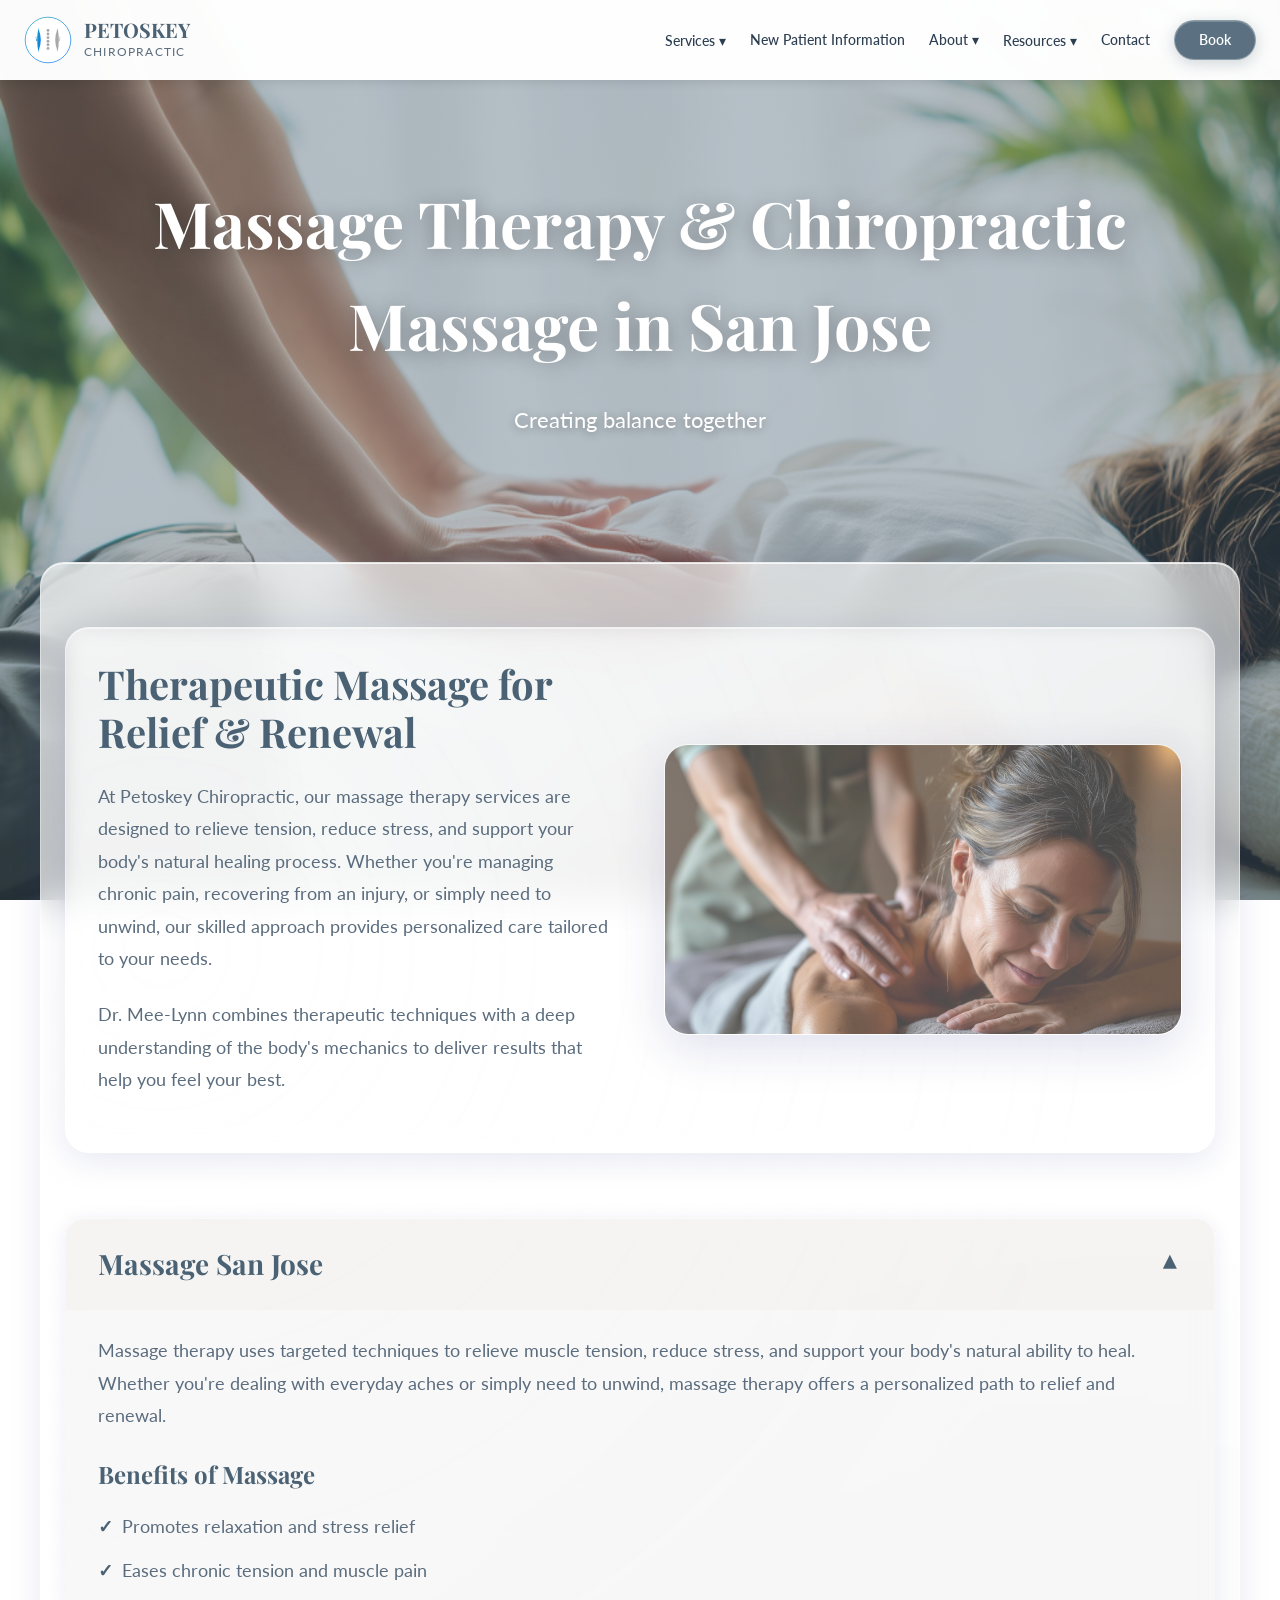
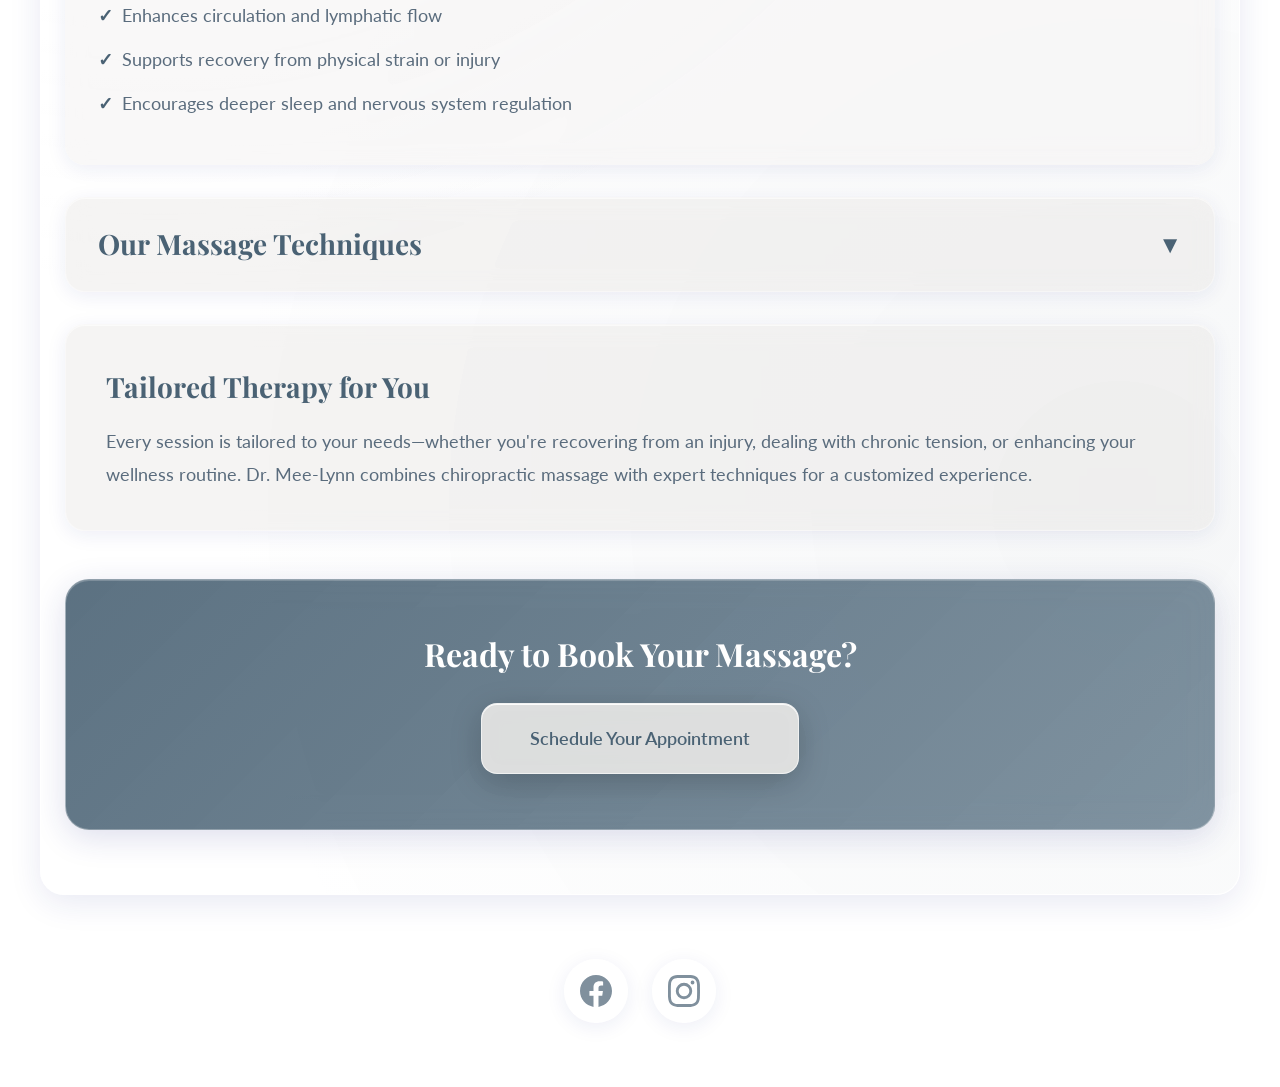
<file: massage-therapy.html>
<!DOCTYPE html>
<html lang="en">
<head>
    <meta charset="UTF-8">
    <meta name="viewport" content="width=device-width, initial-scale=1.0">
    <title>Massage Therapy & Chiropractic Massage in San Jose - Petoskey Chiropractic</title>
    <link href="https://fonts.googleapis.com/css2?family=Playfair+Display:wght@700&family=Lato:wght@400;600;700&display=swap" rel="stylesheet">
    <link rel="stylesheet" href="assets/css/common.css">
    <link rel="stylesheet" href="assets/css/massage-therapy.css">
</head>
<body>
    <header class="header">
        <div class="header-content">
            <a href="index.html" class="logo-container">
                <img src="data:image/svg+xml,%3Csvg xmlns='http://www.w3.org/2000/svg' viewBox='0 0 200 200'%3E%3Cdefs%3E%3ClinearGradient id='tealGrad' x1='0%25' y1='0%25' x2='100%25' y2='100%25'%3E%3Cstop offset='0%25' style='stop-color:%2317a2b8;stop-opacity:1' /%3E%3Cstop offset='100%25' style='stop-color:%230d6efd;stop-opacity:1' /%3E%3C/linearGradient%3E%3C/defs%3E%3Ccircle cx='100' cy='100' r='95' fill='white' stroke='url(%23tealGrad)' stroke-width='3'/%3E%3Cpath d='M60,50 Q50,100 60,150 Q70,120 70,100 Q70,80 60,50' fill='url(%23tealGrad)'/%3E%3Cpath d='M140,50 Q150,100 140,150 Q130,120 130,100 Q130,80 140,50' fill='%23a8a8a8'/%3E%3Ccircle cx='100' cy='60' r='6' fill='%23a8a8a8'/%3E%3Ccircle cx='100' cy='75' r='6' fill='%23a8a8a8'/%3E%3Ccircle cx='100' cy='90' r='6' fill='%23a8a8a8'/%3E%3Ccircle cx='100' cy='105' r='6' fill='%23a8a8a8'/%3E%3Ccircle cx='100' cy='120' r='6' fill='%23a8a8a8'/%3E%3Ccircle cx='100' cy='135' r='6' fill='%23a8a8a8'/%3E%3Cpath d='M55,85 L50,90 L55,95 L50,100 L55,105' stroke='url(%23tealGrad)' stroke-width='3' fill='none'/%3E%3Cpath d='M145,85 L150,90 L145,95 L150,100 L145,105' stroke='%23a8a8a8' stroke-width='3' fill='none'/%3E%3C/svg%3E" alt="Petoskey Chiropractic Logo" class="logo-img">
                <div class="logo-text">
                    <div class="logo-title">PETOSKEY</div>
                    <div class="logo-subtitle">CHIROPRACTIC</div>
                </div>
            </a>
            <nav class="nav">
                <div class="nav-item">
                    <span class="nav-link">Services ▾</span>
                    <div class="dropdown">
                        <a href="chiropractic-services.html">Chiropractic Services</a>
                        <a href="massage-therapy.html">Massage Therapy</a>
                        <a href="active-release.html">Active Release Technique™</a>
                        <a href="shockwave-therapy.html">Shockwave Therapy</a>
                    </div>
                </div>
                <a href="new-patient-information.html" class="nav-link">New Patient Information</a>
                <a href="about.html" class="nav-link">About ▾</a>
                <div class="nav-item">
                    <span class="nav-link">Resources ▾</span>
                    <div class="dropdown">
                        <a href="faq.html">FAQ</a>
                        <a href="blog.html">Blog</a>
                    </div>
                </div>
                <a href="contact.html" class="nav-link">Contact</a>
                <a href="https://petoskeychiro.janeapp.com" class="book-btn">Book</a>
            </nav>
            <button class="hamburger" id="hamburger" aria-label="Menu">
                <span></span>
                <span></span>
                <span></span>
            </button>
        </div>
    </header>

    <div class="mobile-menu-overlay" id="mobileMenuOverlay"></div>
    <nav class="mobile-menu" id="mobileMenu">
        <div class="mobile-nav-item">
            <button class="mobile-dropdown-toggle" onclick="toggleMobileDropdown(this)">
                Services
            </button>
            <div class="mobile-dropdown">
                <a href="chiropractic-services.html">Chiropractic Services</a>
                <a href="massage-therapy.html">Massage Therapy</a>
                <a href="active-release.html">Active Release Technique™</a>
                <a href="shockwave-therapy.html">Shockwave Therapy</a>
            </div>
        </div>
        <div class="mobile-nav-item">
            <a href="new-patient-information.html" class="mobile-nav-link">New Patient Information</a>
        </div>
        <div class="mobile-nav-item">
            <a href="about.html" class="mobile-nav-link">About</a>
        </div>
        <div class="mobile-nav-item">
            <button class="mobile-dropdown-toggle" onclick="toggleMobileDropdown(this)">
                Resources
            </button>
            <div class="mobile-dropdown">
                <a href="faq.html">FAQ</a>
                <a href="blog.html">Blog</a>
            </div>
        </div>
        <div class="mobile-nav-item">
            <a href="contact.html" class="mobile-nav-link">Contact</a>
        </div>
        <a href="https://petoskeychiro.janeapp.com" class="mobile-book-btn">Book Appointment</a>
    </nav>

    <section class="hero">
        <h1>Massage Therapy & Chiropractic Massage in San Jose</h1>
        <p>Creating balance together</p>
    </section>

    <div class="content">
        <div class="intro-section">
            <div class="intro-text">
                <h2>Therapeutic Massage for Relief & Renewal</h2>
                <p>At Petoskey Chiropractic, our massage therapy services are designed to relieve tension, reduce stress, and support your body's natural healing process. Whether you're managing chronic pain, recovering from an injury, or simply need to unwind, our skilled approach provides personalized care tailored to your needs.</p>
                <p>Dr. Mee-Lynn combines therapeutic techniques with a deep understanding of the body's mechanics to deliver results that help you feel your best.</p>
            </div>
            <div class="intro-image">
                <img src="assets/images/massage2.png" alt="Relaxing massage therapy">
            </div>
        </div>

        <div class="collapsible active">
            <div class="collapsible-header" onclick="toggleCollapsible(this)">
                <h2>Massage San Jose</h2>
                <span class="collapsible-icon">▼</span>
            </div>
            <div class="collapsible-content">
                <div class="collapsible-inner">
                    <p>Massage therapy uses targeted techniques to relieve muscle tension, reduce stress, and support your body's natural ability to heal. Whether you're dealing with everyday aches or simply need to unwind, massage therapy offers a personalized path to relief and renewal.</p>
                    <h3>Benefits of Massage</h3>
                    <ul>
                        <li>Promotes relaxation and stress relief</li>
                        <li>Eases chronic tension and muscle pain</li>
                        <li>Enhances circulation and lymphatic flow</li>
                        <li>Supports recovery from physical strain or injury</li>
                        <li>Encourages deeper sleep and nervous system regulation</li>
                    </ul>
                </div>
            </div>
        </div>

        <div class="collapsible">
            <div class="collapsible-header" onclick="toggleCollapsible(this)">
                <h2>Our Massage Techniques</h2>
                <span class="collapsible-icon">▼</span>
            </div>
            <div class="collapsible-content">
                <div class="collapsible-inner">
                    <div class="service-card">
                        <h3>Therapeutic Massage<span class="badge">★ Great option for new patients</span></h3>
                        <p>Incorporates deep tissue massage techniques to work through chronic tension, restore range of motion, and support recovery from injury or overuse.</p>
                    </div>
                    
                    <div class="service-card">
                        <h3>Prenatal Massage</h3>
                        <p>Designed to address the unique physical demands of pregnancy, this massage helps relieve tension, reduce swelling, and ease pain—especially in the lower back, hips, and legs. Whether you're seeking therapeutic relief or a moment of rest, each session is customized to your stage of pregnancy and comfort level.</p>
                    </div>
                    
                    <div class="service-card">
                        <h3>Relaxation Massage</h3>
                        <p>For stress relief and nervous system support, this calming session helps your body unwind, sleep better, and release daily tension.</p>
                    </div>
                </div>
            </div>
        </div>

        <div class="simple-section">
            <h2>Tailored Therapy for You</h2>
            <p>Every session is tailored to your needs—whether you're recovering from an injury, dealing with chronic tension, or enhancing your wellness routine. Dr. Mee-Lynn combines chiropractic massage with expert techniques for a customized experience.</p>
        </div>

        <div class="cta-section">
            <h2>Ready to Book Your Massage?</h2>
            <a href="https://petoskeychiro.janeapp.com" class="cta-btn">Schedule Your Appointment</a>
        </div>
    </div>

    <footer class="footer">
        <div class="footer-container">
            <a href="https://www.facebook.com/petoskeychiro/" target="_blank" rel="noopener noreferrer" class="social-icon-link" aria-label="Visit our Facebook page">
                <svg class="social-icon" viewBox="0 0 24 24" fill="rgba(74, 98, 116, 0.7)" xmlns="http://www.w3.org/2000/svg">
                    <path d="M24 12.073c0-6.627-5.373-12-12-12s-12 5.373-12 12c0 5.99 4.388 10.954 10.125 11.854v-8.385H7.078v-3.47h3.047V9.43c0-3.007 1.792-4.669 4.533-4.669 1.312 0 2.686.235 2.686.235v2.953H15.83c-1.491 0-1.956.925-1.956 1.874v2.25h3.328l-.532 3.47h-2.796v8.385C19.612 23.027 24 18.062 24 12.073z"/>
                </svg>
            </a>
            <a href="https://www.instagram.com/petoskeychiro/" target="_blank" rel="noopener noreferrer" class="social-icon-link" aria-label="Visit our Instagram page">
                <svg class="social-icon" viewBox="0 0 24 24" fill="rgba(74, 98, 116, 0.7)" xmlns="http://www.w3.org/2000/svg">
                    <path d="M12 2.163c3.204 0 3.584.012 4.85.07 3.252.148 4.771 1.691 4.919 4.919.058 1.265.069 1.645.069 4.849 0 3.205-.012 3.584-.069 4.849-.149 3.225-1.664 4.771-4.919 4.919-1.266.058-1.644.07-4.85.07-3.204 0-3.584-.012-4.849-.07-3.26-.149-4.771-1.699-4.919-4.92-.058-1.265-.07-1.644-.07-4.849 0-3.204.013-3.583.07-4.849.149-3.227 1.664-4.771 4.919-4.919 1.266-.057 1.645-.069 4.849-.069zM12 0C8.741 0 8.333.014 7.053.072 2.695.272.273 2.69.073 7.052.014 8.333 0 8.741 0 12c0 3.259.014 3.668.072 4.948.2 4.358 2.618 6.78 6.98 6.98C8.333 23.986 8.741 24 12 24c3.259 0 3.668-.014 4.948-.072 4.354-.2 6.782-2.618 6.979-6.98.059-1.28.073-1.689.073-4.948 0-3.259-.014-3.667-.072-4.947-.196-4.354-2.617-6.78-6.979-6.98C15.668.014 15.259 0 12 0zm0 5.838a6.162 6.162 0 100 12.324 6.162 6.162 0 000-12.324zM12 16a4 4 0 110-8 4 4 0 010 8zm6.406-11.845a1.44 1.44 0 100 2.881 1.44 1.44 0 000-2.881z"/>
                </svg>
            </a>
        </div>
    </footer>

    <script>
        // Mobile menu toggle
        const hamburger = document.getElementById('hamburger');
        const mobileMenu = document.getElementById('mobileMenu');
        const mobileMenuOverlay = document.getElementById('mobileMenuOverlay');

        function toggleMobileMenu() {
            hamburger.classList.toggle('active');
            mobileMenu.classList.toggle('active');
            mobileMenuOverlay.classList.toggle('active');
            document.body.style.overflow = mobileMenu.classList.contains('active') ? 'hidden' : '';
        }

        hamburger.addEventListener('click', toggleMobileMenu);
        mobileMenuOverlay.addEventListener('click', toggleMobileMenu);

        // Close mobile menu when clicking a link
        const mobileNavLinks = document.querySelectorAll('.mobile-nav-link, .mobile-dropdown a');
        mobileNavLinks.forEach(link => {
            link.addEventListener('click', () => {
                if (mobileMenu.classList.contains('active')) {
                    toggleMobileMenu();
                }
            });
        });

        // Mobile dropdown toggle
        function toggleMobileDropdown(button) {
            button.classList.toggle('active');
            const dropdown = button.nextElementSibling;
            dropdown.classList.toggle('active');
        }

        // Collapsible toggle
        function toggleCollapsible(header) {
            const collapsible = header.parentElement;
            collapsible.classList.toggle('active');
        }
    </script>
</body>
</html>
</file>
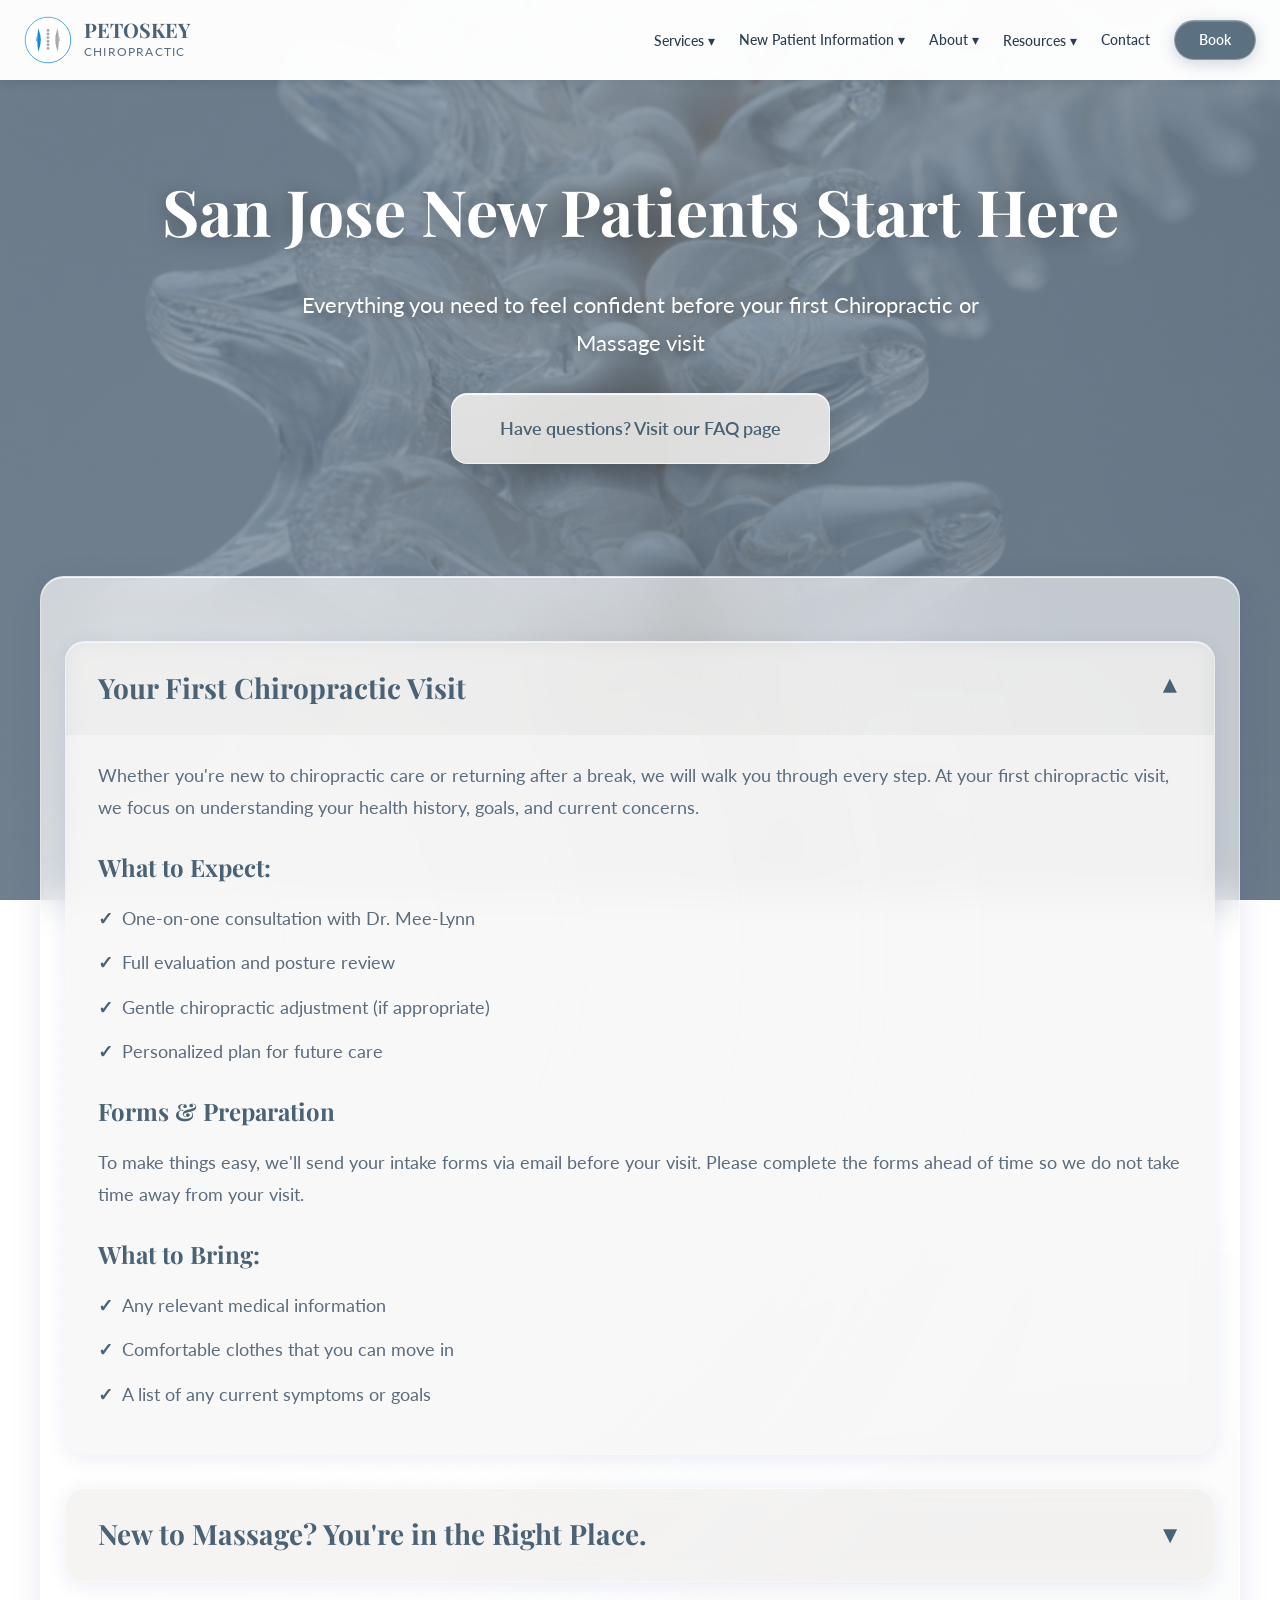
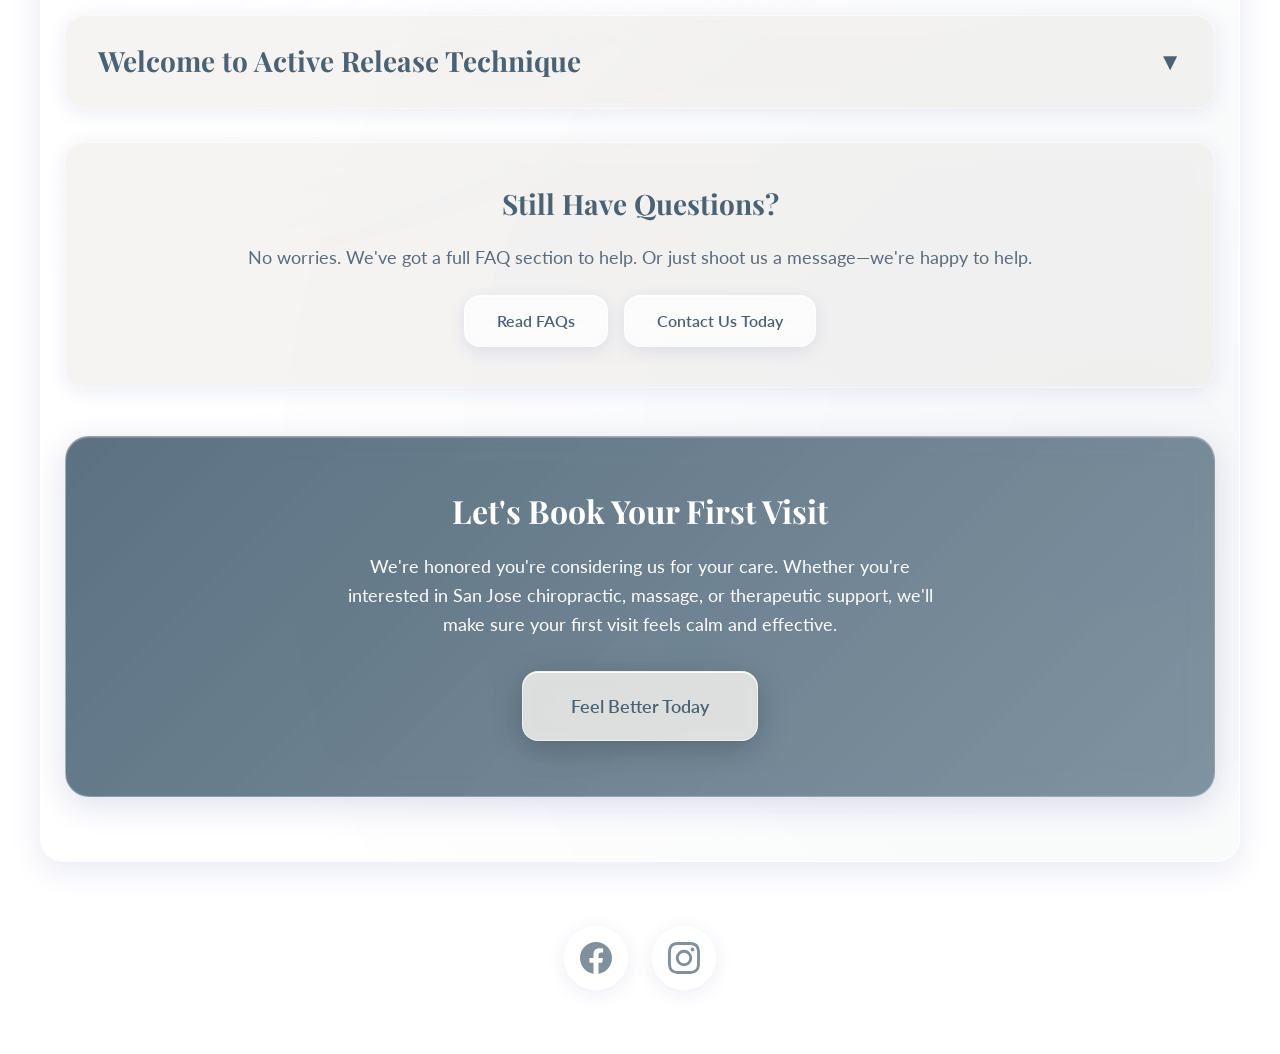
<file: new-patient-information.html>
<!DOCTYPE html>
<html lang="en">
<head>
    <meta charset="UTF-8">
    <meta name="viewport" content="width=device-width, initial-scale=1.0">
    <title>New Patient Information - Petoskey Chiropractic San Jose</title>
    <link href="https://fonts.googleapis.com/css2?family=Playfair+Display:wght@700&family=Lato:wght@400;600;700&display=swap" rel="stylesheet">
    <link rel="stylesheet" href="assets/css/common.css">
    <link rel="stylesheet" href="assets/css/new-patient-information.css">
</head>
<body>
    <header class="header">
        <div class="header-content">
            <a href="index.html" class="logo-container">
                <img src="data:image/svg+xml,%3Csvg xmlns='http://www.w3.org/2000/svg' viewBox='0 0 200 200'%3E%3Cdefs%3E%3ClinearGradient id='tealGrad' x1='0%25' y1='0%25' x2='100%25' y2='100%25'%3E%3Cstop offset='0%25' style='stop-color:%2317a2b8;stop-opacity:1' /%3E%3Cstop offset='100%25' style='stop-color:%230d6efd;stop-opacity:1' /%3E%3C/linearGradient%3E%3C/defs%3E%3Ccircle cx='100' cy='100' r='95' fill='white' stroke='url(%23tealGrad)' stroke-width='3'/%3E%3Cpath d='M60,50 Q50,100 60,150 Q70,120 70,100 Q70,80 60,50' fill='url(%23tealGrad)'/%3E%3Cpath d='M140,50 Q150,100 140,150 Q130,120 130,100 Q130,80 140,50' fill='%23a8a8a8'/%3E%3Ccircle cx='100' cy='60' r='6' fill='%23a8a8a8'/%3E%3Ccircle cx='100' cy='75' r='6' fill='%23a8a8a8'/%3E%3Ccircle cx='100' cy='90' r='6' fill='%23a8a8a8'/%3E%3Ccircle cx='100' cy='105' r='6' fill='%23a8a8a8'/%3E%3Ccircle cx='100' cy='120' r='6' fill='%23a8a8a8'/%3E%3Ccircle cx='100' cy='135' r='6' fill='%23a8a8a8'/%3E%3Cpath d='M55,85 L50,90 L55,95 L50,100 L55,105' stroke='url(%23tealGrad)' stroke-width='3' fill='none'/%3E%3Cpath d='M145,85 L150,90 L145,95 L150,100 L145,105' stroke='%23a8a8a8' stroke-width='3' fill='none'/%3E%3C/svg%3E" alt="Petoskey Chiropractic Logo" class="logo-img">
                <div class="logo-text">
                    <div class="logo-title">PETOSKEY</div>
                    <div class="logo-subtitle">CHIROPRACTIC</div>
                </div>
            </a>
            <nav class="nav">
                <div class="nav-item">
                    <span class="nav-link">Services ▾</span>
                    <div class="dropdown">
                        <a href="chiropractic-services.html">Chiropractic Services</a>
                        <a href="massage-therapy.html">Massage Therapy</a>
                        <a href="active-release.html">Active Release Technique™</a>
                        <a href="shockwave-therapy.html">Shockwave Therapy</a>
                    </div>
                </div>
                <a href="new-patient-information.html" class="nav-link">New Patient Information ▾</a>
                <a href="about.html" class="nav-link">About ▾</a>
                <div class="nav-item">
                    <span class="nav-link">Resources ▾</span>
                    <div class="dropdown">
                        <a href="faq.html">FAQ</a>
                        <a href="blog.html">Blog</a>
                    </div>
                </div>
                <a href="contact.html" class="nav-link">Contact</a>
                <a href="https://petoskeychiro.janeapp.com" class="book-btn">Book</a>
            </nav>
            <button class="hamburger" id="hamburger" aria-label="Menu">
                <span></span>
                <span></span>
                <span></span>
            </button>
        </div>
    </header>

    <div class="mobile-menu-overlay" id="mobileMenuOverlay"></div>
    <nav class="mobile-menu" id="mobileMenu">
        <div class="mobile-nav-item">
            <button class="mobile-dropdown-toggle" onclick="toggleMobileDropdown(this)">
                Services
            </button>
            <div class="mobile-dropdown">
                <a href="chiropractic-services.html">Chiropractic Services</a>
                <a href="massage-therapy.html">Massage Therapy</a>
                <a href="active-release.html">Active Release Technique™</a>
                <a href="shockwave-therapy.html">Shockwave Therapy</a>
            </div>
        </div>
        <div class="mobile-nav-item">
            <a href="new-patient-information.html" class="mobile-nav-link">New Patient Information</a>
        </div>
        <div class="mobile-nav-item">
            <a href="about.html" class="mobile-nav-link">About</a>
        </div>
        <div class="mobile-nav-item">
            <button class="mobile-dropdown-toggle" onclick="toggleMobileDropdown(this)">
                Resources
            </button>
            <div class="mobile-dropdown">
                <a href="faq.html">FAQ</a>
                <a href="blog.html">Blog</a>
            </div>
        </div>
        <div class="mobile-nav-item">
            <a href="contact.html" class="mobile-nav-link">Contact</a>
        </div>
        <a href="https://petoskeychiro.janeapp.com" class="mobile-book-btn">Book Appointment</a>
    </nav>

    <section class="hero">
        <h1>San Jose New Patients Start Here</h1>
        <p>Everything you need to feel confident before your first Chiropractic or Massage visit</p>
        <a href="faq.html" class="hero-btn">Have questions? Visit our FAQ page</a>
    </section>

    <div class="content">
        <div class="collapsible active">
            <div class="collapsible-header" onclick="toggleCollapsible(this)">
                <h2>Your First Chiropractic Visit</h2>
                <span class="collapsible-icon">▼</span>
            </div>
            <div class="collapsible-content">
                <div class="collapsible-inner">
                    <p>Whether you're new to chiropractic care or returning after a break, we will walk you through every step. At your first chiropractic visit, we focus on understanding your health history, goals, and current concerns.</p>
                    
                    <h3>What to Expect:</h3>
                    <ul>
                        <li>One-on-one consultation with Dr. Mee-Lynn</li>
                        <li>Full evaluation and posture review</li>
                        <li>Gentle chiropractic adjustment (if appropriate)</li>
                        <li>Personalized plan for future care</li>
                    </ul>

                    <h3>Forms & Preparation</h3>
                    <p>To make things easy, we'll send your intake forms via email before your visit. Please complete the forms ahead of time so we do not take time away from your visit.</p>
                    
                    <h3>What to Bring:</h3>
                    <ul>
                        <li>Any relevant medical information</li>
                        <li>Comfortable clothes that you can move in</li>
                        <li>A list of any current symptoms or goals</li>
                    </ul>
                </div>
            </div>
        </div>

        <div class="collapsible">
            <div class="collapsible-header" onclick="toggleCollapsible(this)">
                <h2>New to Massage? You're in the Right Place.</h2>
                <span class="collapsible-icon">▼</span>
            </div>
            <div class="collapsible-content">
                <div class="collapsible-inner">
                    <p>Our massage sessions are custom-tailored to your body. Whether you're here for therapeutic or relaxation work, we'll make sure your visit feels safe, comfortable, and effective.</p>
                    
                    <h3>What You'll Get:</h3>
                    <ul>
                        <li>Warm, welcoming setup, optional water</li>
                        <li>Pressure adjusted to your comfort level</li>
                        <li>Recommendations for stretches or follow-up care if desired</li>
                    </ul>
                </div>
            </div>
        </div>

        <div class="collapsible">
            <div class="collapsible-header" onclick="toggleCollapsible(this)">
                <h2>Welcome to Active Release Technique</h2>
                <span class="collapsible-icon">▼</span>
            </div>
            <div class="collapsible-content">
                <div class="collapsible-inner">
                    <p>Active Release Technique (ART) is a specific type of manual technique that allows for us to increase movement.</p>
                    
                    <h3>What You'll Get:</h3>
                    <ul>
                        <li>Movement evaluation: Please bring anything to show what causes the problem</li>
                        <li>Treatment through clothing</li>
                        <li>Recommendations for stretches or follow-up care if desired</li>
                    </ul>
                </div>
            </div>
        </div>

        <div class="questions-section">
            <h2>Still Have Questions?</h2>
            <p>No worries. We've got a full FAQ section to help. Or just shoot us a message—we're happy to help.</p>
            <div class="btn-group">
                <a href="faq.html" class="secondary-btn">Read FAQs</a>
                <a href="contact.html" class="secondary-btn">Contact Us Today</a>
            </div>
        </div>

        <div class="cta-section">
            <h2>Let's Book Your First Visit</h2>
            <p>We're honored you're considering us for your care. Whether you're interested in San Jose chiropractic, massage, or therapeutic support, we'll make sure your first visit feels calm and effective.</p>
            <a href="https://petoskeychiro.janeapp.com" class="cta-btn">Feel Better Today</a>
        </div>
    </div>

    <script>
        function toggleCollapsible(header) {
            const collapsible = header.parentElement;
            collapsible.classList.toggle('active');
        }
    </script>

    <footer class="footer">
        <div class="footer-container">
            <a href="https://www.facebook.com/petoskeychiro/" target="_blank" rel="noopener noreferrer" class="social-icon-link" aria-label="Visit our Facebook page">
                <svg class="social-icon" viewBox="0 0 24 24" fill="rgba(74, 98, 116, 0.7)" xmlns="http://www.w3.org/2000/svg">
                    <path d="M24 12.073c0-6.627-5.373-12-12-12s-12 5.373-12 12c0 5.99 4.388 10.954 10.125 11.854v-8.385H7.078v-3.47h3.047V9.43c0-3.007 1.792-4.669 4.533-4.669 1.312 0 2.686.235 2.686.235v2.953H15.83c-1.491 0-1.956.925-1.956 1.874v2.25h3.328l-.532 3.47h-2.796v8.385C19.612 23.027 24 18.062 24 12.073z"/>
                </svg>
            </a>
            <a href="https://www.instagram.com/petoskeychiro/" target="_blank" rel="noopener noreferrer" class="social-icon-link" aria-label="Visit our Instagram page">
                <svg class="social-icon" viewBox="0 0 24 24" fill="rgba(74, 98, 116, 0.7)" xmlns="http://www.w3.org/2000/svg">
                    <path d="M12 2.163c3.204 0 3.584.012 4.85.07 3.252.148 4.771 1.691 4.919 4.919.058 1.265.069 1.645.069 4.849 0 3.205-.012 3.584-.069 4.849-.149 3.225-1.664 4.771-4.919 4.919-1.266.058-1.644.07-4.85.07-3.204 0-3.584-.012-4.849-.07-3.26-.149-4.771-1.699-4.919-4.92-.058-1.265-.07-1.644-.07-4.849 0-3.204.013-3.583.07-4.849.149-3.227 1.664-4.771 4.919-4.919 1.266-.057 1.645-.069 4.849-.069zM12 0C8.741 0 8.333.014 7.053.072 2.695.272.273 2.69.073 7.052.014 8.333 0 8.741 0 12c0 3.259.014 3.668.072 4.948.2 4.358 2.618 6.78 6.98 6.98C8.333 23.986 8.741 24 12 24c3.259 0 3.668-.014 4.948-.072 4.354-.2 6.782-2.618 6.979-6.98.059-1.28.073-1.689.073-4.948 0-3.259-.014-3.667-.072-4.947-.196-4.354-2.617-6.78-6.979-6.98C15.668.014 15.259 0 12 0zm0 5.838a6.162 6.162 0 100 12.324 6.162 6.162 0 000-12.324zM12 16a4 4 0 110-8 4 4 0 010 8zm6.406-11.845a1.44 1.44 0 100 2.881 1.44 1.44 0 000-2.881z"/>
                </svg>
            </a>
        </div>
    </footer>

    <script>
        // Mobile menu toggle
        const hamburger = document.getElementById('hamburger');
        const mobileMenu = document.getElementById('mobileMenu');
        const mobileMenuOverlay = document.getElementById('mobileMenuOverlay');

        function toggleMobileMenu() {
            hamburger.classList.toggle('active');
            mobileMenu.classList.toggle('active');
            mobileMenuOverlay.classList.toggle('active');
            document.body.style.overflow = mobileMenu.classList.contains('active') ? 'hidden' : '';
        }

        hamburger.addEventListener('click', toggleMobileMenu);
        mobileMenuOverlay.addEventListener('click', toggleMobileMenu);

        // Close mobile menu when clicking a link
        const mobileNavLinks = document.querySelectorAll('.mobile-nav-link, .mobile-dropdown a');
        mobileNavLinks.forEach(link => {
            link.addEventListener('click', () => {
                if (mobileMenu.classList.contains('active')) {
                    toggleMobileMenu();
                }
            });
        });

        // Mobile dropdown toggle
        function toggleMobileDropdown(button) {
            button.classList.toggle('active');
            const dropdown = button.nextElementSibling;
            dropdown.classList.toggle('active');
        }
    </script>
</body>
</html>
</file>
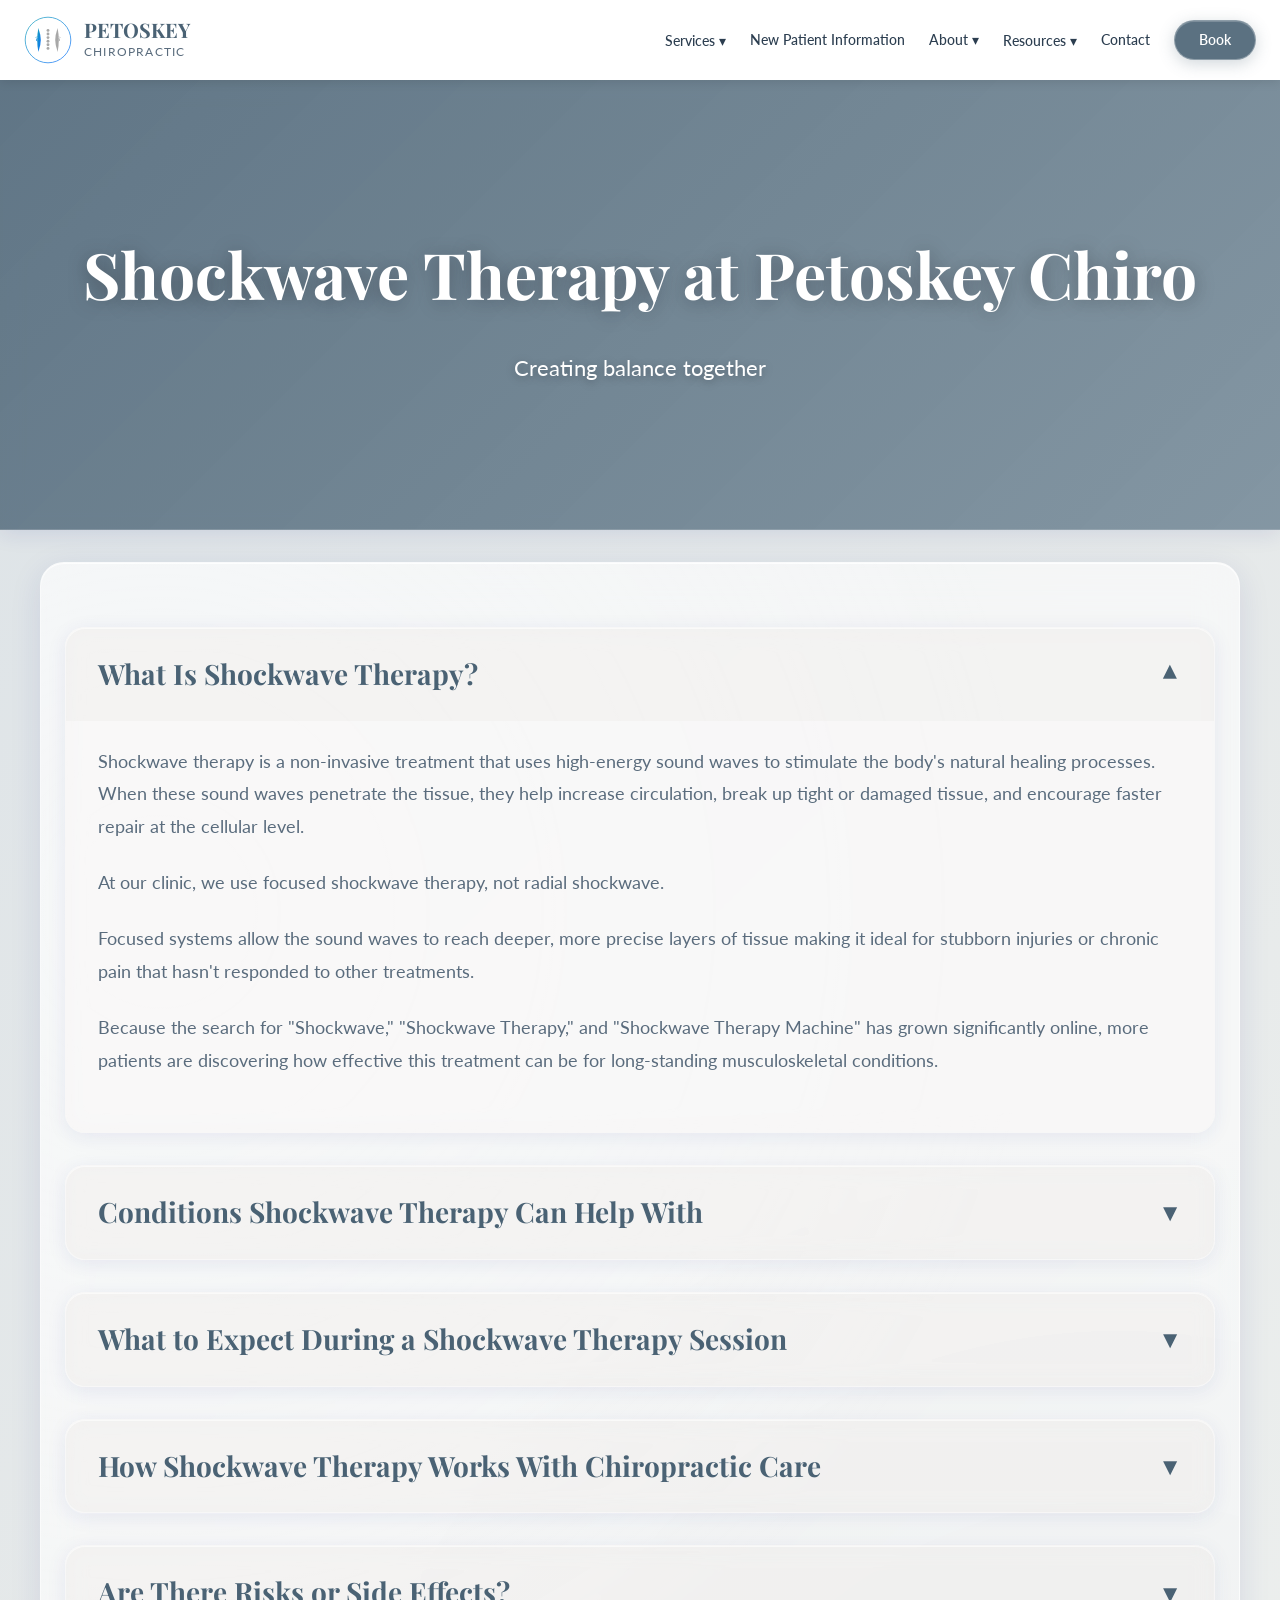
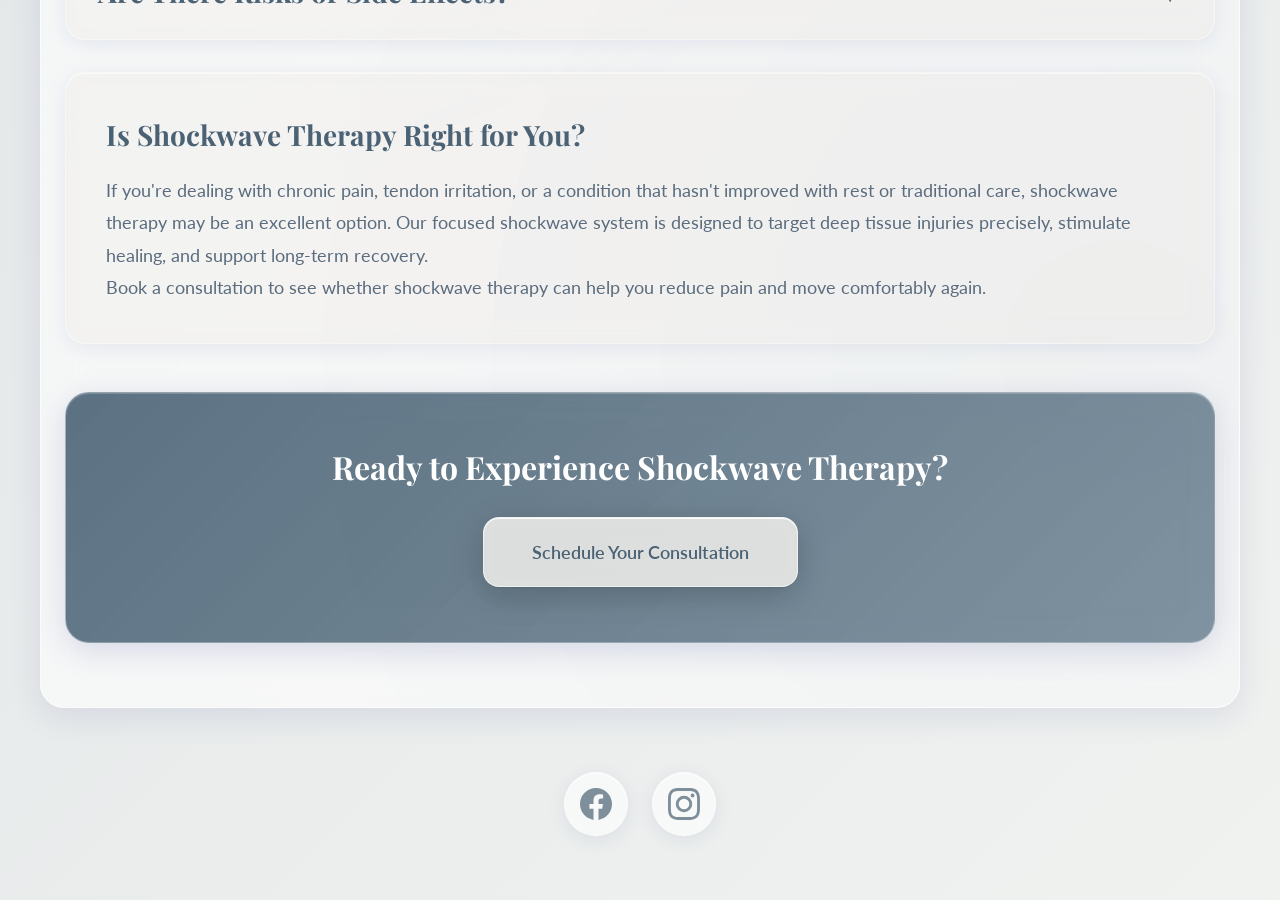
<file: shockwave-therapy.html>
<!DOCTYPE html>
<html lang="en">
<head>
    <meta charset="UTF-8">
    <meta name="viewport" content="width=device-width, initial-scale=1.0">
    <title>Shockwave Therapy in San Jose - Petoskey Chiropractic</title>
    <link href="https://fonts.googleapis.com/css2?family=Playfair+Display:wght@700&family=Lato:wght@400;600;700&display=swap" rel="stylesheet">
    <link rel="stylesheet" href="assets/css/common.css">
    <link rel="stylesheet" href="assets/css/shockwave-therapy.css">
</head>
<body>
    <header class="header">
        <div class="header-content">
            <a href="index.html" class="logo-container">
                <img src="data:image/svg+xml,%3Csvg xmlns='http://www.w3.org/2000/svg' viewBox='0 0 200 200'%3E%3Cdefs%3E%3ClinearGradient id='tealGrad' x1='0%25' y1='0%25' x2='100%25' y2='100%25'%3E%3Cstop offset='0%25' style='stop-color:%2317a2b8;stop-opacity:1' /%3E%3Cstop offset='100%25' style='stop-color:%230d6efd;stop-opacity:1' /%3E%3C/linearGradient%3E%3C/defs%3E%3Ccircle cx='100' cy='100' r='95' fill='white' stroke='url(%23tealGrad)' stroke-width='3'/%3E%3Cpath d='M60,50 Q50,100 60,150 Q70,120 70,100 Q70,80 60,50' fill='url(%23tealGrad)'/%3E%3Cpath d='M140,50 Q150,100 140,150 Q130,120 130,100 Q130,80 140,50' fill='%23a8a8a8'/%3E%3Ccircle cx='100' cy='60' r='6' fill='%23a8a8a8'/%3E%3Ccircle cx='100' cy='75' r='6' fill='%23a8a8a8'/%3E%3Ccircle cx='100' cy='90' r='6' fill='%23a8a8a8'/%3E%3Ccircle cx='100' cy='105' r='6' fill='%23a8a8a8'/%3E%3Ccircle cx='100' cy='120' r='6' fill='%23a8a8a8'/%3E%3Ccircle cx='100' cy='135' r='6' fill='%23a8a8a8'/%3E%3Cpath d='M55,85 L50,90 L55,95 L50,100 L55,105' stroke='url(%23tealGrad)' stroke-width='3' fill='none'/%3E%3Cpath d='M145,85 L150,90 L145,95 L150,100 L145,105' stroke='%23a8a8a8' stroke-width='3' fill='none'/%3E%3C/svg%3E" alt="Petoskey Chiropractic Logo" class="logo-img">
                <div class="logo-text">
                    <div class="logo-title">PETOSKEY</div>
                    <div class="logo-subtitle">CHIROPRACTIC</div>
                </div>
            </a>
            <nav class="nav">
                <div class="nav-item">
                    <span class="nav-link">Services ▾</span>
                    <div class="dropdown">
                        <a href="chiropractic-services.html">Chiropractic Services</a>
                        <a href="massage-therapy.html">Massage Therapy</a>
                        <a href="active-release.html">Active Release Technique™</a>
                        <a href="shockwave-therapy.html">Shockwave Therapy</a>
                    </div>
                </div>
                <a href="new-patient-information.html" class="nav-link">New Patient Information</a>
                <a href="about.html" class="nav-link">About ▾</a>
                <div class="nav-item">
                    <span class="nav-link">Resources ▾</span>
                    <div class="dropdown">
                        <a href="faq.html">FAQ</a>
                        <a href="blog.html">Blog</a>
                    </div>
                </div>
                <a href="contact.html" class="nav-link">Contact</a>
                <a href="https://petoskeychiro.janeapp.com" class="book-btn">Book</a>
            </nav>
            <button class="hamburger" id="hamburger" aria-label="Menu">
                <span></span>
                <span></span>
                <span></span>
            </button>
        </div>
    </header>

    <div class="mobile-menu-overlay" id="mobileMenuOverlay"></div>
    <nav class="mobile-menu" id="mobileMenu">
        <div class="mobile-nav-item">
            <button class="mobile-dropdown-toggle" onclick="toggleMobileDropdown(this)">
                Services
            </button>
            <div class="mobile-dropdown">
                <a href="chiropractic-services.html">Chiropractic Services</a>
                <a href="massage-therapy.html">Massage Therapy</a>
                <a href="active-release.html">Active Release Technique™</a>
                <a href="shockwave-therapy.html">Shockwave Therapy</a>
            </div>
        </div>
        <div class="mobile-nav-item">
            <a href="new-patient-information.html" class="mobile-nav-link">New Patient Information</a>
        </div>
        <div class="mobile-nav-item">
            <a href="about.html" class="mobile-nav-link">About</a>
        </div>
        <div class="mobile-nav-item">
            <button class="mobile-dropdown-toggle" onclick="toggleMobileDropdown(this)">
                Resources
            </button>
            <div class="mobile-dropdown">
                <a href="faq.html">FAQ</a>
                <a href="blog.html">Blog</a>
            </div>
        </div>
        <div class="mobile-nav-item">
            <a href="contact.html" class="mobile-nav-link">Contact</a>
        </div>
        <a href="https://petoskeychiro.janeapp.com" class="mobile-book-btn">Book Appointment</a>
    </nav>

    <section class="hero">
        <h1>Shockwave Therapy at Petoskey Chiro</h1>
        <p>Creating balance together</p>
    </section>

    <div class="content">
        <div class="collapsible active">
            <div class="collapsible-header" onclick="toggleCollapsible(this)">
                <h2>What Is Shockwave Therapy?</h2>
                <span class="collapsible-icon">▼</span>
            </div>
            <div class="collapsible-content">
                <div class="collapsible-inner">
                    <p>Shockwave therapy is a non-invasive treatment that uses high-energy sound waves to stimulate the body's natural healing processes. When these sound waves penetrate the tissue, they help increase circulation, break up tight or damaged tissue, and encourage faster repair at the cellular level.</p>
                    <p>At our clinic, we use focused shockwave therapy, not radial shockwave.</p>
                    <p>Focused systems allow the sound waves to reach deeper, more precise layers of tissue making it ideal for stubborn injuries or chronic pain that hasn't responded to other treatments.</p>
                    <p>Because the search for "Shockwave," "Shockwave Therapy," and "Shockwave Therapy Machine" has grown significantly online, more patients are discovering how effective this treatment can be for long-standing musculoskeletal conditions.</p>
                </div>
            </div>
        </div>

        <div class="collapsible">
            <div class="collapsible-header" onclick="toggleCollapsible(this)">
                <h2>Conditions Shockwave Therapy Can Help With</h2>
                <span class="collapsible-icon">▼</span>
            </div>
            <div class="collapsible-content">
                <div class="collapsible-inner">
                    <p>Shockwave is especially effective for injuries involving tendons, ligaments, and connective tissue. Patients commonly seek treatment for:</p>
                    <ul>
                        <li>Tendinopathy (chronic tendon irritation or degeneration)</li>
                        <li>Plantar fasciitis and heel pain</li>
                        <li>Rotator cuff injuries and shoulder pain</li>
                        <li>Runner's knee or patellar tendinopathy</li>
                        <li>Bursitis</li>
                        <li>Tennis elbow</li>
                        <li>Golfer's elbow</li>
                    </ul>
                    <p>Whether the pain is new or something you've been dealing with for months, focused shockwave therapy helps stimulate healing in areas that typically receive poor blood flow.</p>
                </div>
            </div>
        </div>

        <div class="collapsible">
            <div class="collapsible-header" onclick="toggleCollapsible(this)">
                <h2>What to Expect During a Shockwave Therapy Session</h2>
                <span class="collapsible-icon">▼</span>
            </div>
            <div class="collapsible-content">
                <div class="collapsible-inner">
                    <p>A typical treatment is quick, targeted, and designed to be as comfortable as possible. Here's what your appointment will look like:</p>
                    <ul>
                        <li>A specialized gel is applied to the skin to ensure the sound waves travel smoothly into the tissue.</li>
                        <li>Once the skin is prepared, the shockwave therapy machine delivers controlled pulses to the injured area.</li>
                        <li>Some mild discomfort can occur this is normal and usually indicates that the therapy is stimulating the affected tissue.</li>
                        <li>The entire session takes about 8–12 minutes, depending on the condition being treated.</li>
                        <li>Because the treatment is non-invasive, patients can return to their normal activities immediately after.</li>
                    </ul>
                </div>
            </div>
        </div>

        <div class="collapsible">
            <div class="collapsible-header" onclick="toggleCollapsible(this)">
                <h2>How Shockwave Therapy Works With Chiropractic Care</h2>
                <span class="collapsible-icon">▼</span>
            </div>
            <div class="collapsible-content">
                <div class="collapsible-inner">
                    <p>Shockwave therapy can significantly enhance the results of your chiropractic adjustments.</p>
                    <p>When muscles, tendons, or supporting tissues are inflamed or painful, chiropractic adjustments may feel uncomfortable or may not "hold" as long as they should. Shockwave therapy helps:</p>
                    <ul>
                        <li>Reduce inflammation</li>
                        <li>Release tight or irritated tissue</li>
                        <li>Decrease muscle tension</li>
                        <li>Improve mobility before and after adjustments</li>
                    </ul>
                    <p>By preparing the muscles and connective tissue, adjustments last longer, feel smoother, and are more effective overall. This combination is especially helpful for chronic, recurring, or activity-related pain.</p>
                </div>
            </div>
        </div>

        <div class="collapsible">
            <div class="collapsible-header" onclick="toggleCollapsible(this)">
                <h2>Are There Risks or Side Effects?</h2>
                <span class="collapsible-icon">▼</span>
            </div>
            <div class="collapsible-content">
                <div class="collapsible-inner">
                    <p>Shockwave therapy is considered extremely safe. Side effects are generally mild and temporary, with some patients experiencing:</p>
                    <ul>
                        <li>Soreness</li>
                        <li>Redness</li>
                        <li>Swelling</li>
                        <li>Light bruising</li>
                    </ul>
                    <p>These effects typically resolve within a few hours to a couple of days.</p>
                </div>
            </div>
        </div>

        <div class="simple-section">
            <h2>Is Shockwave Therapy Right for You?</h2>
            <p>If you're dealing with chronic pain, tendon irritation, or a condition that hasn't improved with rest or traditional care, shockwave therapy may be an excellent option. Our focused shockwave system is designed to target deep tissue injuries precisely, stimulate healing, and support long-term recovery.</p>
            <p>Book a consultation to see whether shockwave therapy can help you reduce pain and move comfortably again.</p>
        </div>

        <div class="cta-section">
            <h2>Ready to Experience Shockwave Therapy?</h2>
            <a href="https://petoskeychiro.janeapp.com" class="cta-btn">Schedule Your Consultation</a>
        </div>
    </div>

    <footer class="footer">
        <div class="footer-container">
            <a href="https://www.facebook.com/petoskeychiro/" target="_blank" rel="noopener noreferrer" class="social-icon-link" aria-label="Visit our Facebook page">
                <svg class="social-icon" viewBox="0 0 24 24" fill="rgba(74, 98, 116, 0.7)" xmlns="http://www.w3.org/2000/svg">
                    <path d="M24 12.073c0-6.627-5.373-12-12-12s-12 5.373-12 12c0 5.99 4.388 10.954 10.125 11.854v-8.385H7.078v-3.47h3.047V9.43c0-3.007 1.792-4.669 4.533-4.669 1.312 0 2.686.235 2.686.235v2.953H15.83c-1.491 0-1.956.925-1.956 1.874v2.25h3.328l-.532 3.47h-2.796v8.385C19.612 23.027 24 18.062 24 12.073z"/>
                </svg>
            </a>
            <a href="https://www.instagram.com/petoskeychiro/" target="_blank" rel="noopener noreferrer" class="social-icon-link" aria-label="Visit our Instagram page">
                <svg class="social-icon" viewBox="0 0 24 24" fill="rgba(74, 98, 116, 0.7)" xmlns="http://www.w3.org/2000/svg">
                    <path d="M12 2.163c3.204 0 3.584.012 4.85.07 3.252.148 4.771 1.691 4.919 4.919.058 1.265.069 1.645.069 4.849 0 3.205-.012 3.584-.069 4.849-.149 3.225-1.664 4.771-4.919 4.919-1.266.058-1.644.07-4.85.07-3.204 0-3.584-.012-4.849-.07-3.26-.149-4.771-1.699-4.919-4.92-.058-1.265-.07-1.644-.07-4.849 0-3.204.013-3.583.07-4.849.149-3.227 1.664-4.771 4.919-4.919 1.266-.057 1.645-.069 4.849-.069zM12 0C8.741 0 8.333.014 7.053.072 2.695.272.273 2.69.073 7.052.014 8.333 0 8.741 0 12c0 3.259.014 3.668.072 4.948.2 4.358 2.618 6.78 6.98 6.98C8.333 23.986 8.741 24 12 24c3.259 0 3.668-.014 4.948-.072 4.354-.2 6.782-2.618 6.979-6.98.059-1.28.073-1.689.073-4.948 0-3.259-.014-3.667-.072-4.947-.196-4.354-2.617-6.78-6.979-6.98C15.668.014 15.259 0 12 0zm0 5.838a6.162 6.162 0 100 12.324 6.162 6.162 0 000-12.324zM12 16a4 4 0 110-8 4 4 0 010 8zm6.406-11.845a1.44 1.44 0 100 2.881 1.44 1.44 0 000-2.881z"/>
                </svg>
            </a>
        </div>
    </footer>

    <script>
        // Mobile menu toggle
        const hamburger = document.getElementById('hamburger');
        const mobileMenu = document.getElementById('mobileMenu');
        const mobileMenuOverlay = document.getElementById('mobileMenuOverlay');

        function toggleMobileMenu() {
            hamburger.classList.toggle('active');
            mobileMenu.classList.toggle('active');
            mobileMenuOverlay.classList.toggle('active');
            document.body.style.overflow = mobileMenu.classList.contains('active') ? 'hidden' : '';
        }

        hamburger.addEventListener('click', toggleMobileMenu);
        mobileMenuOverlay.addEventListener('click', toggleMobileMenu);

        // Close mobile menu when clicking a link
        const mobileNavLinks = document.querySelectorAll('.mobile-nav-link, .mobile-dropdown a');
        mobileNavLinks.forEach(link => {
            link.addEventListener('click', () => {
                if (mobileMenu.classList.contains('active')) {
                    toggleMobileMenu();
                }
            });
        });

        // Mobile dropdown toggle
        function toggleMobileDropdown(button) {
            button.classList.toggle('active');
            const dropdown = button.nextElementSibling;
            dropdown.classList.toggle('active');
        }

        // Collapsible toggle
        function toggleCollapsible(header) {
            const collapsible = header.parentElement;
            collapsible.classList.toggle('active');
        }
    </script>
</body>
</html>
</file>
<file: assets/css/common.css>
* {
margin: 0;
            padding: 0;
            box-sizing: border-box;
}

:root {
--primary: #4A6274;
            --secondary: #6B8191;
            --tertiary: #8BA0AF;
            --quaternary: #ADB8B9;
            --quinary: #CDD4CD;
            --light: #EBEAE8;
            --white: #FFFFFF;
            --text-primary: #2C3E50;
            --text-secondary: #5A6C7D;
}

.header-content {
max-width: 1280px;
            margin: 0 auto;
            padding: 1rem 1.5rem;
            display: flex;
            justify-content: space-between;
            align-items: center;
}

.logo-container {
display: flex;
            align-items: center;
            gap: 0.75rem;
            text-decoration: none;
}

.logo-text {
display: flex;
            flex-direction: column;
}

.nav {
display: flex;
            gap: 1.5rem;
            align-items: center;
}

.nav-link:hover {
opacity: 0.8;
}

.hamburger {
display: none;
            flex-direction: column;
            gap: 6px;
            background: none;
            border: none;
            cursor: pointer;
            padding: 8px;
            z-index: 1002;
}

.hamburger.active span:nth-child(1) {
transform: rotate(45deg) translate(9px, 9px);
}

.hamburger.active span:nth-child(2) {
opacity: 0;
}

.hamburger.active span:nth-child(3) {
transform: rotate(-45deg) translate(9px, -9px);
}

.mobile-menu {
position: fixed;
            top: 0;
            right: -100%;
            width: 280px;
            height: 100vh;
            background: rgba(255, 255, 255, 0.98);
            backdrop-filter: blur(20px);
            -webkit-backdrop-filter: blur(20px);
            box-shadow: -4px 0 20px rgba(0,0,0,0.1);
            transition: right 0.3s ease;
            z-index: 1001;
            overflow-y: auto;
            padding-top: 80px;
}

.mobile-menu.active {
right: 0;
}

.mobile-menu-overlay {
position: fixed;
            top: 0;
            left: 0;
            width: 100%;
            height: 100vh;
            background: rgba(0, 0, 0, 0.5);
            opacity: 0;
            visibility: hidden;
            transition: all 0.3s ease;
            z-index: 999;
}

.mobile-menu-overlay.active {
opacity: 1;
            visibility: visible;
}

.mobile-nav-item {
border-bottom: 1px solid rgba(74, 98, 116, 0.1);
}

.mobile-nav-link {
display: block;
            padding: 1rem 1.5rem;
            color: var(--text-primary);
            text-decoration: none;
            font-weight: 500;
            transition: all 0.2s ease;
}

.mobile-nav-link:hover,
        .mobile-nav-link:active {
background-color: var(--light);
            color: var(--primary);
}

.mobile-dropdown-toggle {
display: flex;
            justify-content: space-between;
            align-items: center;
            width: 100%;
            padding: 1rem 1.5rem;
            color: var(--text-primary);
            font-weight: 500;
            background: none;
            border: none;
            cursor: pointer;
            text-align: left;
            transition: all 0.2s ease;
}

.mobile-dropdown-toggle:hover,
        .mobile-dropdown-toggle:active {
background-color: var(--light);
            color: var(--primary);
}

.mobile-dropdown-toggle::after {
content: '›';
            font-size: 1.5rem;
            transition: transform 0.3s ease;
}

.mobile-dropdown-toggle.active::after {
transform: rotate(90deg);
}

.mobile-dropdown {
max-height: 0;
            overflow: hidden;
            transition: max-height 0.3s ease;
            background: rgba(74, 98, 116, 0.05);
}

.mobile-dropdown.active {
max-height: 500px;
}

.mobile-dropdown a {
display: block;
            padding: 0.875rem 1.5rem 0.875rem 2.5rem;
            color: var(--text-secondary);
            text-decoration: none;
            font-size: 0.9rem;
            transition: all 0.2s ease;
}

.mobile-dropdown a:hover,
        .mobile-dropdown a:active {
background-color: rgba(74, 98, 116, 0.1);
            color: var(--primary);
}

.mobile-book-btn {
display: block;
            margin: 1.5rem;
            padding: 1rem;
            text-align: center;
            background: var(--primary);
            color: white;
            text-decoration: none;
            border-radius: 9999px;
            font-weight: 600;
            box-shadow: 0 4px 16px rgba(74, 98, 116, 0.3);
            transition: all 0.3s ease;
}

.mobile-book-btn:hover,
        .mobile-book-btn:active {
background: var(--secondary);
            transform: scale(1.02);
}

.footer {
padding: 2rem 1.5rem;
            margin: 0 0 2rem 0;
}

.footer-container {
max-width: 1152px;
            margin: 0 auto;
            display: flex;
            justify-content: center;
            align-items: center;
            gap: 1.5rem;
}

.social-icon-link {
display: flex;
            align-items: center;
            justify-content: center;
            width: 64px;
            height: 64px;
            background: rgba(255, 255, 255, 0.6);
            border-radius: 50%;
            text-decoration: none;
            box-shadow: 
                0 4px 20px rgba(31, 38, 135, 0.08),
                inset 0 1px 0 rgba(255, 255, 255, 0.6);
            transition: all 0.4s cubic-bezier(0.4, 0, 0.2, 1);
            backdrop-filter: blur(20px);
            -webkit-backdrop-filter: blur(20px);
            border: 1px solid rgba(255, 255, 255, 0.4);
            position: relative;
            overflow: hidden;
}

.social-icon-link::before {
content: '';
            position: absolute;
            top: 0;
            left: 0;
            right: 0;
            bottom: 0;
            background: linear-gradient(
                135deg,
                transparent 40%,
                rgba(255, 255, 255, 0.5) 50%,
                transparent 60%
            );
            background-size: 200% 200%;
            opacity: 0;
            transition: opacity 0.3s;
            border-radius: 50%;
}

.social-icon-link:hover::before {
animation: shimmer 1.5s;
            opacity: 1;
}

.social-icon-link:hover {
background: rgba(255, 255, 255, 0.8);
            transform: translateY(-6px) scale(1.05);
            box-shadow: 
                0 8px 32px rgba(31, 38, 135, 0.15),
                inset 0 1px 0 rgba(255, 255, 255, 0.8);
}

.social-icon {
width: 32px;
            height: 32px;
            transition: all 0.4s cubic-bezier(0.4, 0, 0.2, 1);
            position: relative;
            z-index: 1;
}

@media (max-width: 1024px) {

  .nav {
  display: none;
  }

  .hamburger {
  display: flex;
  }

}
</file>
<file: assets/css/index.css>
body {
font-family: 'Lato', sans-serif;
            color: var(--text-primary);
            overflow-x: hidden;
            background: linear-gradient(rgba(74, 98, 116, 0.5), rgba(74, 98, 116, 0.5)), 
                        url('../images/hero.png') center/cover;
            background-attachment: fixed;
}

.header {
position: fixed;
            top: 0;
            left: 0;
            right: 0;
            z-index: 1000;
            transition: all 0.3s ease;
            background-color: transparent;
}

.header.scrolled {
background-color: rgba(255, 255, 255, 0.98);
            box-shadow: 0 2px 10px rgba(0,0,0,0.1);
}

.logo-img {
width: 48px;
            height: 48px;
            filter: drop-shadow(0 2px 4px rgba(0,0,0,0.3));
}

.header.scrolled .logo-img {
filter: none;
}

.logo-title {
font-family: 'Playfair Display', serif;
            font-size: 1.25rem;
            font-weight: 700;
            color: white;
            text-shadow: 0 2px 4px rgba(0,0,0,0.3);
            line-height: 1.2;
}

.header.scrolled .logo-title {
color: var(--primary);
            text-shadow: none;
}

.logo-subtitle {
font-size: 0.75rem;
            letter-spacing: 0.1em;
            color: var(--light);
            text-shadow: 0 1px 3px rgba(0,0,0,0.3);
}

.header.scrolled .logo-subtitle {
color: var(--text-secondary);
            text-shadow: none;
}

.nav-item {
position: relative;
}

.nav-link {
font-size: 0.875rem;
            font-weight: 500;
            color: white;
            text-decoration: none;
            text-shadow: 0 1px 3px rgba(0,0,0,0.5);
            transition: opacity 0.2s;
            cursor: pointer;
}

.header.scrolled .nav-link {
color: var(--text-primary);
            text-shadow: none;
}

.dropdown {
display: none;
            position: absolute;
            top: 100%;
            left: 0;
            background: white;
            box-shadow: 0 4px 12px rgba(0,0,0,0.15);
            border-radius: 0.5rem;
            margin-top: 0;
            padding-top: 0.5rem;
            min-width: 220px;
            z-index: 1001;
}

.nav-item:hover .dropdown {
display: block;
}

.dropdown a {
display: block;
            padding: 0.75rem 1rem;
            color: var(--text-primary);
            text-decoration: none;
            text-shadow: none;
            transition: background-color 0.2s;
            font-size: 0.875rem;
}

.dropdown a:first-child {
border-radius: 0.5rem 0.5rem 0 0;
}

.dropdown a:last-child {
border-radius: 0 0 0.5rem 0.5rem;
}

.dropdown a:hover {
background-color: var(--light);
}

.book-btn {
padding: 0.5rem 1.5rem;
            border-radius: 9999px;
            font-size: 0.875rem;
            font-weight: 600;
            background: rgba(255, 255, 255, 0.9);
            color: var(--primary);
            text-decoration: none;
            box-shadow: 
                0 4px 16px rgba(0, 0, 0, 0.15),
                inset 0 1px 0 rgba(255, 255, 255, 1);
            transition: all 0.4s cubic-bezier(0.4, 0, 0.2, 1);
            backdrop-filter: blur(10px);
            -webkit-backdrop-filter: blur(10px);
            border: 1px solid rgba(255, 255, 255, 0.6);
}

.header.scrolled .book-btn {
background: rgba(74, 98, 116, 0.9);
            color: white;
            border-color: rgba(255, 255, 255, 0.3);
            box-shadow: 
                0 4px 16px rgba(74, 98, 116, 0.25),
                inset 0 1px 0 rgba(255, 255, 255, 0.2);
}

.book-btn:hover {
transform: scale(1.05);
            box-shadow: 
                0 6px 24px rgba(0, 0, 0, 0.2),
                inset 0 1px 0 rgba(255, 255, 255, 1);
}

.header.scrolled .book-btn:hover {
background: rgba(74, 98, 116, 1);
            box-shadow: 
                0 6px 24px rgba(74, 98, 116, 0.35),
                inset 0 1px 0 rgba(255, 255, 255, 0.3);
}

.book-btn:active {
transform: scale(0.98);
}

.hamburger span {
width: 28px;
            height: 3px;
            background: white;
            border-radius: 3px;
            transition: all 0.3s ease;
            box-shadow: 0 1px 3px rgba(0,0,0,0.3);
}

.header.scrolled .hamburger span {
background: var(--primary);
            box-shadow: none;
}

.hero {
min-height: 100vh;
            display: flex;
            align-items: center;
            justify-content: center;
            text-align: center;
            padding: 2rem;
}

.hero-content {
max-width: 1152px;
            z-index: 10;
}

.hero-title {
font-family: 'Playfair Display', serif;
            font-size: clamp(2.5rem, 5vw, 4.5rem);
            font-weight: 700;
            color: white;
            margin-bottom: 1.5rem;
            line-height: 1.2;
}

.hero-subtitle {
font-size: clamp(1.25rem, 2vw, 1.5rem);
            color: var(--light);
            margin-bottom: 3rem;
            line-height: 1.6;
            max-width: 48rem;
            margin-left: auto;
            margin-right: auto;
}

.hero-btn {
display: inline-block;
            padding: 1.25rem 3rem;
            font-size: 1.25rem;
            font-weight: 600;
            background: rgba(235, 234, 232, 0.9);
            color: var(--primary);
            text-decoration: none;
            border-radius: 1rem;
            box-shadow: 
                0 8px 32px rgba(0, 0, 0, 0.2),
                inset 0 1px 0 rgba(255, 255, 255, 0.9);
            transition: all 0.4s cubic-bezier(0.4, 0, 0.2, 1);
            backdrop-filter: blur(10px);
            -webkit-backdrop-filter: blur(10px);
            border: 1px solid rgba(255, 255, 255, 0.6);
            position: relative;
            overflow: hidden;
}

.hero-btn::before {
content: '';
            position: absolute;
            top: 0;
            left: 0;
            right: 0;
            bottom: 0;
            background: linear-gradient(
                110deg,
                transparent 40%,
                rgba(255, 255, 255, 0.6) 50%,
                transparent 60%
            );
            background-size: 200% 100%;
            opacity: 0;
            transition: opacity 0.3s;
}

.hero-btn:hover::before {
animation: shimmer 1.5s;
            opacity: 1;
}

.hero-btn:hover {
background: rgba(255, 255, 255, 0.95);
            box-shadow: 
                0 0 40px rgba(235, 234, 232, 0.8),
                0 12px 48px rgba(0, 0, 0, 0.25),
                inset 0 1px 0 rgba(255, 255, 255, 1);
            transform: translateY(-4px);
}

.hero-btn:active {
transform: translateY(-2px);
}

.quick-links {
padding: 5rem 1.5rem;
            background: rgba(255, 255, 255, 0.6);
            margin: 2rem 1.5rem;
            border-radius: 1.5rem;
            box-shadow: 
                0 8px 32px rgba(31, 38, 135, 0.1),
                inset 0 1px 0 rgba(255, 255, 255, 0.8);
            backdrop-filter: blur(20px);
            -webkit-backdrop-filter: blur(20px);
            border: 1px solid rgba(255, 255, 255, 0.5);
            position: relative;
            overflow: hidden;
}

.quick-links::before {
content: '';
            position: absolute;
            top: 0;
            left: 0;
            right: 0;
            bottom: 0;
            background: 
                radial-gradient(circle at 10% 20%, rgba(255, 255, 255, 0.3) 0%, transparent 50%),
                radial-gradient(circle at 90% 80%, rgba(74, 98, 116, 0.05) 0%, transparent 50%);
            pointer-events: none;
}

.quick-links-container {
max-width: 1152px;
            margin: 0 auto;
            display: grid;
            grid-template-columns: repeat(auto-fit, minmax(300px, 1fr));
            gap: 1.5rem;
            position: relative;
            z-index: 1;
}

.quick-link-card {
padding: 2rem;
            background: rgba(235, 234, 232, 0.5);
            border-radius: 1.25rem;
            text-decoration: none;
            color: var(--text-primary);
            box-shadow: 
                0 4px 20px rgba(31, 38, 135, 0.08),
                inset 0 1px 0 rgba(255, 255, 255, 0.6);
            transition: all 0.4s cubic-bezier(0.4, 0, 0.2, 1);
            display: flex;
            flex-direction: column;
            align-items: center;
            text-align: center;
            backdrop-filter: blur(10px);
            -webkit-backdrop-filter: blur(10px);
            border: 1px solid rgba(255, 255, 255, 0.4);
            position: relative;
            overflow: hidden;
}

.quick-link-card::before {
content: '';
            position: absolute;
            top: 0;
            left: 0;
            right: 0;
            bottom: 0;
            background: linear-gradient(
                110deg,
                transparent 40%,
                rgba(255, 255, 255, 0.4) 50%,
                transparent 60%
            );
            background-size: 200% 100%;
            opacity: 0;
            transition: opacity 0.3s;
}

.quick-link-card:hover::before {
animation: shimmer 1.5s ease-out;
}

.quick-link-card:hover {
background: rgba(74, 98, 116, 0.85);
            color: white;
            transform: translateY(-8px);
            box-shadow: 
                0 12px 40px rgba(74, 98, 116, 0.25),
                inset 0 1px 0 rgba(255, 255, 255, 0.3);
            border-color: rgba(255, 255, 255, 0.5);
}

.quick-link-icon {
width: 64px;
            height: 64px;
            margin-bottom: 1.5rem;
            opacity: 0.8;
            transition: all 0.4s cubic-bezier(0.4, 0, 0.2, 1);
            filter: drop-shadow(0 4px 8px rgba(0, 0, 0, 0.1));
}

.quick-link-icon img {
width: 100%;
            height: 100%;
            object-fit: contain;
}

.quick-link-card:hover .quick-link-icon {
opacity: 1;
            transform: translateY(-4px);
            filter: drop-shadow(0 8px 16px rgba(255, 255, 255, 0.3));
}

.quick-link-title {
font-family: 'Playfair Display', serif;
            font-size: 1.5rem;
            font-weight: 700;
            margin-bottom: 0.75rem;
            transition: all 0.4s cubic-bezier(0.4, 0, 0.2, 1);
}

.quick-link-desc {
line-height: 1.6;
            transition: all 0.4s cubic-bezier(0.4, 0, 0.2, 1);
}

.reviews {
padding: 5rem 1.5rem;
            background: linear-gradient(135deg, 
                rgba(205, 212, 205, 0.4) 0%, 
                rgba(173, 184, 185, 0.35) 50%,
                rgba(139, 160, 175, 0.4) 100%);
            margin: 2rem 1.5rem;
            border-radius: 1.5rem;
            box-shadow: 0 8px 32px rgba(31, 38, 135, 0.15);
            position: relative;
            overflow: hidden;
            backdrop-filter: blur(10px);
            -webkit-backdrop-filter: blur(10px);
            border: 1px solid rgba(255, 255, 255, 0.3);
}

.reviews::before {
content: '';
            position: absolute;
            top: 0;
            left: 0;
            right: 0;
            bottom: 0;
            background: 
                radial-gradient(circle at 20% 30%, rgba(255, 255, 255, 0.2) 0%, transparent 50%),
                radial-gradient(circle at 80% 70%, rgba(74, 98, 116, 0.1) 0%, transparent 50%);
            pointer-events: none;
}

.reviews::after {
content: '';
            position: absolute;
            top: -2px;
            left: -2px;
            right: -2px;
            bottom: -2px;
            background: linear-gradient(45deg, 
                rgba(255, 255, 255, 0.5), 
                rgba(255, 255, 255, 0.1));
            border-radius: 1.5rem;
            opacity: 0.3;
            z-index: -1;
            filter: blur(20px);
}

.reviews-container {
max-width: 1024px;
            margin: 0 auto;
            position: relative;
            z-index: 1;
}

/* Subtle shimmer effect */
        @keyframes shimmer {
0% {
                background-position: -200% center;
                opacity: 0;
            }
            50% {
                opacity: 1;
            }
            100% {
                background-position: 200% center;
                opacity: 0;
            }
}

.review-card::after {
content: '';
            position: absolute;
            top: 0;
            left: 0;
            right: 0;
            bottom: 0;
            background: linear-gradient(
                110deg,
                transparent 40%,
                rgba(255, 255, 255, 0.5) 50%,
                transparent 60%
            );
            background-size: 200% 100%;
            border-radius: 1.5rem;
            opacity: 0;
            transition: opacity 0.3s;
            pointer-events: none;
}

.review-card:hover::after {
animation: shimmer 2s infinite;
            opacity: 0.3;
}

.reviews-title {
font-family: 'Playfair Display', serif;
            font-size: clamp(2.5rem, 4vw, 3rem);
            font-weight: 700;
            color: var(--primary);
            text-align: center;
            margin-bottom: 3rem;
            position: relative;
            padding-bottom: 1.5rem;
}

.reviews-title::after {
content: '';
            position: absolute;
            bottom: 0;
            left: 50%;
            transform: translateX(-50%);
            width: 80px;
            height: 3px;
            background: var(--primary);
            border-radius: 1.5px;
}

.carousel-container {
position: relative;
}

.review-card {
background: rgba(255, 255, 255, 0.7);
            padding: 4rem 3rem 3rem;
            border-radius: 1.5rem;
            box-shadow: 
                0 8px 32px rgba(31, 38, 135, 0.1),
                inset 0 1px 0 rgba(255, 255, 255, 0.8);
            position: relative;
            border: 1px solid rgba(255, 255, 255, 0.5);
            backdrop-filter: blur(20px);
            -webkit-backdrop-filter: blur(20px);
            transition: all 0.4s cubic-bezier(0.4, 0, 0.2, 1);
}

.review-card:hover {
background: rgba(255, 255, 255, 0.8);
            box-shadow: 
                0 12px 48px rgba(31, 38, 135, 0.15),
                inset 0 1px 0 rgba(255, 255, 255, 0.9);
            transform: translateY(-4px);
}

.review-card::before {
content: '"';
            position: absolute;
            top: -0.5rem;
            left: 2rem;
            font-family: 'Playfair Display', serif;
            font-size: 8rem;
            line-height: 1;
            background: linear-gradient(135deg, 
                rgba(74, 98, 116, 0.15) 0%, 
                rgba(139, 160, 175, 0.1) 100%);
            -webkit-background-clip: text;
            -webkit-text-fill-color: transparent;
            background-clip: text;
            opacity: 0.8;
}

.stars {
display: flex;
            justify-content: center;
            gap: 0.5rem;
            margin-bottom: 1.5rem;
            font-size: 1.875rem;
            color: #FFD700;
            filter: drop-shadow(0 2px 8px rgba(255, 215, 0, 0.4));
            text-shadow: 0 0 10px rgba(255, 215, 0, 0.3);
}

.review-text {
font-size: clamp(1.125rem, 2vw, 1.375rem);
            font-style: italic;
            color: rgba(44, 62, 80, 0.85);
            line-height: 1.9;
            text-align: center;
            margin-bottom: 2rem;
            font-weight: 400;
            position: relative;
}

.review-author {
font-size: 1.125rem;
            font-weight: 700;
            color: var(--primary);
            text-align: center;
            letter-spacing: 0.03em;
            position: relative;
            display: inline-block;
            margin-left: 50%;
            transform: translateX(-50%);
}

.review-author::before {
content: '';
            position: absolute;
            left: -2.5rem;
            top: 50%;
            transform: translateY(-50%);
            width: 2rem;
            height: 1.5px;
            background: linear-gradient(90deg, transparent, rgba(74, 98, 116, 0.4));
            box-shadow: 0 1px 3px rgba(74, 98, 116, 0.2);
}

.review-author::after {
content: '';
            position: absolute;
            right: -2.5rem;
            top: 50%;
            transform: translateY(-50%);
            width: 2rem;
            height: 1.5px;
            background: linear-gradient(90deg, rgba(74, 98, 116, 0.4), transparent);
            box-shadow: 0 1px 3px rgba(74, 98, 116, 0.2);
}

.carousel-btn {
position: absolute;
            top: 50%;
            transform: translateY(-50%);
            background: rgba(255, 255, 255, 0.6);
            color: var(--primary);
            border: 1px solid rgba(255, 255, 255, 0.5);
            width: 52px;
            height: 52px;
            border-radius: 50%;
            cursor: pointer;
            display: flex;
            align-items: center;
            justify-content: center;
            font-size: 24px;
            transition: all 0.4s cubic-bezier(0.4, 0, 0.2, 1);
            box-shadow: 
                0 4px 20px rgba(74, 98, 116, 0.15),
                inset 0 1px 0 rgba(255, 255, 255, 0.8);
            backdrop-filter: blur(10px);
            -webkit-backdrop-filter: blur(10px);
}

.carousel-btn:hover {
transform: translateY(-50%) scale(1.08);
            background: rgba(255, 255, 255, 0.8);
            box-shadow: 
                0 8px 30px rgba(74, 98, 116, 0.25),
                inset 0 1px 0 rgba(255, 255, 255, 0.9);
}

.carousel-btn:active {
transform: translateY(-50%) scale(0.95);
}

.carousel-btn.prev {
left: -1rem;
}

.carousel-btn.next {
right: -1rem;
}

.carousel-dots {
display: flex;
            justify-content: center;
            gap: 0.5rem;
            margin-top: 2rem;
}

.dot {
width: 10px;
            height: 10px;
            border-radius: 50%;
            background: rgba(255, 255, 255, 0.5);
            border: 1px solid rgba(74, 98, 116, 0.2);
            cursor: pointer;
            transition: all 0.4s cubic-bezier(0.4, 0, 0.2, 1);
            backdrop-filter: blur(4px);
            -webkit-backdrop-filter: blur(4px);
}

.dot:hover {
background: rgba(255, 255, 255, 0.7);
            border-color: rgba(74, 98, 116, 0.4);
            transform: scale(1.2);
}

.dot.active {
background: rgba(74, 98, 116, 0.8);
            width: 28px;
            border-radius: 5px;
            border-color: rgba(255, 255, 255, 0.3);
            box-shadow: 
                0 2px 8px rgba(74, 98, 116, 0.3),
                inset 0 1px 0 rgba(255, 255, 255, 0.2);
}

.map-section {
padding: 5rem 1.5rem;
            background: rgba(235, 234, 232, 0.5);
            margin: 2rem 1.5rem 2rem 1.5rem;
            border-radius: 1.5rem;
            box-shadow: 
                0 8px 32px rgba(31, 38, 135, 0.1),
                inset 0 1px 0 rgba(255, 255, 255, 0.8);
            backdrop-filter: blur(20px);
            -webkit-backdrop-filter: blur(20px);
            border: 1px solid rgba(255, 255, 255, 0.5);
            position: relative;
            overflow: hidden;
}

.map-section::before {
content: '';
            position: absolute;
            top: 0;
            left: 0;
            right: 0;
            bottom: 0;
            background: 
                radial-gradient(circle at 80% 20%, rgba(255, 255, 255, 0.2) 0%, transparent 50%),
                radial-gradient(circle at 20% 80%, rgba(74, 98, 116, 0.05) 0%, transparent 50%);
            pointer-events: none;
}

.map-container {
max-width: 1152px;
            margin: 0 auto;
            position: relative;
            z-index: 1;
}

.map-title {
font-family: 'Playfair Display', serif;
            font-size: clamp(2.5rem, 4vw, 3rem);
            font-weight: 700;
            color: var(--primary);
            text-align: center;
            margin-bottom: 3rem;
            position: relative;
            padding-bottom: 1.5rem;
}

.map-title::after {
content: '';
            position: absolute;
            bottom: 0;
            left: 50%;
            transform: translateX(-50%);
            width: 80px;
            height: 3px;
            background: var(--primary);
            border-radius: 1.5px;
}

.map-grid {
display: grid;
            grid-template-columns: 1fr 1fr;
            gap: 3rem;
}

.map-embed {
border-radius: 1.25rem;
            overflow: hidden;
            box-shadow: 
                0 8px 32px rgba(31, 38, 135, 0.12),
                inset 0 1px 0 rgba(255, 255, 255, 0.5);
            border: 1px solid rgba(255, 255, 255, 0.4);
}

.map-embed iframe {
width: 100%;
            height: 400px;
            border: 0;
}

.contact-info {
padding: 2rem;
            background: rgba(255, 255, 255, 0.7);
            border-radius: 1.25rem;
            backdrop-filter: blur(15px);
            -webkit-backdrop-filter: blur(15px);
            box-shadow: 
                0 8px 32px rgba(31, 38, 135, 0.1),
                inset 0 1px 0 rgba(255, 255, 255, 0.8);
            border: 1px solid rgba(255, 255, 255, 0.5);
            transition: all 0.4s cubic-bezier(0.4, 0, 0.2, 1);
}

.contact-info:hover {
background: rgba(255, 255, 255, 0.8);
            box-shadow: 
                0 12px 48px rgba(31, 38, 135, 0.15),
                inset 0 1px 0 rgba(255, 255, 255, 0.9);
            transform: translateY(-4px);
}

.contact-title {
font-family: 'Playfair Display', serif;
            font-size: 1.5rem;
            font-weight: 700;
            color: var(--primary);
            margin-bottom: 1.5rem;
}

.contact-item {
display: flex;
            gap: 1rem;
            margin-bottom: 1.5rem;
}

.contact-icon {
font-size: 1.5rem;
            flex-shrink: 0;
            margin-top: 2px;
}

.contact-label {
font-weight: 600;
            color: var(--primary);
            margin-bottom: 0.25rem;
}

.contact-link {
color: var(--text-secondary);
            text-decoration: none;
            transition: all 0.3s ease;
}

.contact-link:hover {
color: var(--primary);
            text-shadow: 0 0 8px rgba(74, 98, 116, 0.2);
}

.office-hours {
margin-top: 2rem;
            padding-top: 2rem;
            border-top: 1px solid rgba(74, 98, 116, 0.15);
}

.hours-title {
font-weight: 600;
            color: var(--text-secondary);
            margin-bottom: 0.5rem;
            font-size: 0.875rem;
}

.hours-list {
font-size: 0.875rem;
            color: var(--text-secondary);
}

.hours-item {
display: flex;
            justify-content: space-between;
            margin-bottom: 0.25rem;
}

@media (max-width: 1024px) {

  .map-grid {
  grid-template-columns: 1fr;
  }

}

@media (max-width: 768px) {

  .review-card::before {
  font-size: 5rem;
                top: 0;
                left: 1rem;
  }

  .review-card {
  padding: 3rem 1.5rem 2rem;
  }

  .review-author::before,
            .review-author::after {
  display: none;
  }

}
</file>
<file: assets/css/about.css>
body {
font-family: 'Lato', sans-serif;
            color: var(--text-primary);
            overflow-x: hidden;
            background: linear-gradient(rgba(74, 98, 116, 0.5), rgba(74, 98, 116, 0.5)), 
                        url('../images/petoskeystone.png');
            background-position: center;
            background-size: cover;
            background-attachment: fixed;
}

.header {
position: fixed;
            top: 0;
            left: 0;
            right: 0;
            z-index: 1000;
            background-color: rgba(255, 255, 255, 0.98);
            box-shadow: 0 2px 10px rgba(0,0,0,0.1);
}

.logo-img {
width: 48px;
            height: 48px;
}

.logo-title {
font-family: 'Playfair Display', serif;
            font-size: 1.25rem;
            font-weight: 700;
            color: var(--primary);
            line-height: 1.2;
}

.logo-subtitle {
font-size: 0.75rem;
            letter-spacing: 0.1em;
            color: var(--text-secondary);
}

.nav-link {
font-size: 0.875rem;
            font-weight: 500;
            color: var(--text-primary);
            text-decoration: none;
            transition: opacity 0.2s;
}

.book-btn {
padding: 0.5rem 1.5rem;
            border-radius: 9999px;
            font-size: 0.875rem;
            font-weight: 600;
            background: rgba(74, 98, 116, 0.9);
            color: white;
            text-decoration: none;
            border-color: rgba(255, 255, 255, 0.3);
            box-shadow: 
                0 4px 16px rgba(74, 98, 116, 0.25),
                inset 0 1px 0 rgba(255, 255, 255, 0.2);
            transition: all 0.4s cubic-bezier(0.4, 0, 0.2, 1);
            backdrop-filter: blur(10px);
            -webkit-backdrop-filter: blur(10px);
            border: 1px solid rgba(255, 255, 255, 0.3);
}

.book-btn:hover {
transform: scale(1.05);
            background: rgba(74, 98, 116, 1);
            box-shadow: 
                0 6px 24px rgba(74, 98, 116, 0.35),
                inset 0 1px 0 rgba(255, 255, 255, 0.3);
}

.book-btn:active {
transform: scale(0.98);
}

.hamburger span {
width: 28px;
            height: 3px;
            background: var(--primary);
            border-radius: 3px;
            transition: all 0.3s ease;
}

.hero-about {
margin-top: 80px;
            padding: 5rem 1.5rem;
            text-align: center;
            color: white;
            min-height: 50vh;
            display: flex;
            flex-direction: column;
            justify-content: center;
            align-items: center;
}

.hero-about h1 {
font-family: 'Playfair Display', serif;
            font-size: clamp(2.5rem, 5vw, 4rem);
            font-weight: 700;
            margin-bottom: 1.5rem;
            text-shadow: 0 2px 20px rgba(0, 0, 0, 0.3);
}

.hero-about p {
font-size: 1.375rem;
            max-width: 600px;
            margin: 0 auto;
            line-height: 1.7;
            text-shadow: 0 2px 10px rgba(0, 0, 0, 0.3);
}

.about-content {
max-width: 1200px;
            margin: 2rem auto;
            padding: 5rem 1.5rem;
            background: rgba(255, 255, 255, 0.6);
            border-radius: 1.5rem;
            box-shadow: 
                0 8px 32px rgba(31, 38, 135, 0.1),
                inset 0 1px 0 rgba(255, 255, 255, 0.8);
            backdrop-filter: blur(20px);
            -webkit-backdrop-filter: blur(20px);
            border: 1px solid rgba(255, 255, 255, 0.5);
            position: relative;
            overflow: hidden;
}

.about-content::before {
content: '';
            position: absolute;
            top: 0;
            left: 0;
            right: 0;
            bottom: 0;
            background: 
                radial-gradient(circle at 10% 20%, rgba(255, 255, 255, 0.3) 0%, transparent 50%),
                radial-gradient(circle at 90% 80%, rgba(74, 98, 116, 0.05) 0%, transparent 50%);
            pointer-events: none;
}

.intro-section {
display: grid;
            grid-template-columns: 1fr 2fr;
            gap: 3rem;
            margin-bottom: 5rem;
            align-items: start;
            position: relative;
            z-index: 1;
}

.profile-image {
border-radius: 1.5rem;
            overflow: hidden;
            box-shadow: 
                0 12px 48px rgba(31, 38, 135, 0.15),
                inset 0 1px 0 rgba(255, 255, 255, 0.5);
            border: 1px solid rgba(255, 255, 255, 0.4);
}

.profile-image img {
width: 100%;
            height: auto;
            display: block;
            opacity: 0.9;
}

.intro-text {
position: relative;
            z-index: 1;
}

.intro-text h2 {
font-family: 'Playfair Display', serif;
            font-size: 2.5rem;
            color: var(--primary);
            margin-bottom: 1.5rem;
}

.intro-text p {
font-size: 1.125rem;
            line-height: 1.8;
            color: var(--text-secondary);
            margin-bottom: 1.5rem;
}

.credentials-section {
background: rgba(235, 234, 232, 0.5);
            padding: 3rem;
            border-radius: 1.5rem;
            margin-bottom: 5rem;
            backdrop-filter: blur(10px);
            -webkit-backdrop-filter: blur(10px);
            border: 1px solid rgba(255, 255, 255, 0.4);
            box-shadow: 
                0 4px 20px rgba(31, 38, 135, 0.08),
                inset 0 1px 0 rgba(255, 255, 255, 0.6);
            position: relative;
            z-index: 1;
            transition: all 0.4s cubic-bezier(0.4, 0, 0.2, 1);
}

.credentials-section:hover {
box-shadow: 
                0 8px 32px rgba(31, 38, 135, 0.12),
                inset 0 1px 0 rgba(255, 255, 255, 0.7);
            transform: translateY(-2px);
}

.credentials-section h2 {
font-family: 'Playfair Display', serif;
            font-size: 2rem;
            color: var(--primary);
            margin-bottom: 2rem;
            text-align: center;
}

.credentials-list {
max-width: 800px;
            margin: 0 auto;
}

.credential-item {
font-size: 1.125rem;
            line-height: 1.8;
            color: var(--text-secondary);
            margin-bottom: 1rem;
            padding-left: 2rem;
            position: relative;
}

.credential-item:before {
content: "✓";
            position: absolute;
            left: 0;
            color: var(--primary);
            font-weight: bold;
            font-size: 1.5rem;
}

.gallery-section {
margin-bottom: 5rem;
            position: relative;
            z-index: 1;
}

.gallery-section h2 {
font-family: 'Playfair Display', serif;
            font-size: 2.5rem;
            color: var(--primary);
            margin-bottom: 3rem;
            text-align: center;
}

.gallery-grid {
display: grid;
            grid-template-columns: repeat(auto-fit, minmax(300px, 1fr));
            gap: 2rem;
}

.gallery-item {
border-radius: 1.5rem;
            overflow: hidden;
            box-shadow: 
                0 8px 32px rgba(31, 38, 135, 0.12),
                inset 0 1px 0 rgba(255, 255, 255, 0.5);
            border: 1px solid rgba(255, 255, 255, 0.4);
            transition: all 0.4s cubic-bezier(0.4, 0, 0.2, 1);
            background: rgba(255, 255, 255, 0.3);
            backdrop-filter: blur(10px);
            -webkit-backdrop-filter: blur(10px);
}

.gallery-item:hover {
transform: translateY(-8px);
            box-shadow: 
                0 12px 48px rgba(31, 38, 135, 0.18),
                inset 0 1px 0 rgba(255, 255, 255, 0.6);
}

.gallery-item img {
width: 100%;
            height: 400px;
            object-fit: cover;
            display: block;
            opacity: 0.9;
}

.cta-section {
background: linear-gradient(135deg, 
                rgba(74, 98, 116, 0.9) 0%, 
                rgba(107, 129, 145, 0.85) 100%);
            padding: 4rem 2rem;
            border-radius: 1.5rem;
            text-align: center;
            color: white;
            backdrop-filter: blur(15px);
            -webkit-backdrop-filter: blur(15px);
            border: 1px solid rgba(255, 255, 255, 0.3);
            box-shadow: 
                0 8px 32px rgba(31, 38, 135, 0.15),
                inset 0 1px 0 rgba(255, 255, 255, 0.2);
            position: relative;
            z-index: 1;
}

.cta-section h2 {
font-family: 'Playfair Display', serif;
            font-size: 2.5rem;
            margin-bottom: 1rem;
}

.cta-section p {
font-size: 1.25rem;
            margin-bottom: 2rem;
}

.cta-btn {
display: inline-block;
            padding: 1.25rem 3rem;
            font-size: 1.125rem;
            font-weight: 600;
            background: rgba(235, 234, 232, 0.9);
            color: var(--primary);
            text-decoration: none;
            border-radius: 1rem;
            box-shadow: 
                0 8px 32px rgba(0, 0, 0, 0.2),
                inset 0 1px 0 rgba(255, 255, 255, 0.9);
            transition: all 0.4s cubic-bezier(0.4, 0, 0.2, 1);
            backdrop-filter: blur(10px);
            -webkit-backdrop-filter: blur(10px);
            border: 1px solid rgba(255, 255, 255, 0.6);
            position: relative;
            overflow: hidden;
}

.cta-btn::before {
content: '';
            position: absolute;
            top: 0;
            left: 0;
            right: 0;
            bottom: 0;
            background: linear-gradient(
                110deg,
                transparent 40%,
                rgba(255, 255, 255, 0.6) 50%,
                transparent 60%
            );
            background-size: 200% 100%;
            opacity: 0;
            transition: opacity 0.3s;
}

.cta-btn:hover::before {
animation: shimmer 1.5s;
            opacity: 1;
}

.cta-btn:hover {
background: rgba(255, 255, 255, 0.95);
            box-shadow: 
                0 0 40px rgba(235, 234, 232, 0.8),
                0 12px 48px rgba(0, 0, 0, 0.25),
                inset 0 1px 0 rgba(255, 255, 255, 1);
            transform: translateY(-4px);
}

.cta-btn:active {
transform: translateY(-2px);
}

/* Shimmer animation */
        @keyframes shimmer {
0% {
                background-position: -200% center;
                opacity: 0;
            }
            50% {
                opacity: 1;
            }
            100% {
                background-position: 200% center;
                opacity: 0;
            }
}

@media (max-width: 1024px) {

  .intro-section {
  grid-template-columns: 1fr;
  }

  .about-content {
  padding: 3rem 1.5rem;
  }

}
</file>
<file: assets/css/active-release.css>
body {
font-family: 'Lato', sans-serif;
            color: var(--text-primary);
            line-height: 1.6;
            background: linear-gradient(rgba(74, 98, 116, 0.4), rgba(74, 98, 116, 0.4)), 
                        url('../images/activerelease1.png');
            background-position: center;
            background-size: cover;
            background-attachment: fixed;
            overflow-x: hidden;
}

.header {
position: fixed;
            top: 0;
            left: 0;
            right: 0;
            z-index: 1000;
            background-color: rgba(255, 255, 255, 0.98);
            box-shadow: 0 2px 10px rgba(0,0,0,0.1);
}

.logo-img {
width: 48px;
            height: 48px;
}

.logo-title {
font-family: 'Playfair Display', serif;
            font-size: 1.25rem;
            font-weight: 700;
            color: var(--primary);
            line-height: 1.2;
}

.logo-subtitle {
font-size: 0.75rem;
            letter-spacing: 0.1em;
            color: var(--text-secondary);
}

.nav-item {
position: relative;
}

.nav-link {
font-size: 0.875rem;
            font-weight: 500;
            color: var(--text-primary);
            text-decoration: none;
            transition: opacity 0.2s;
            cursor: pointer;
}

.dropdown {
display: none;
            position: absolute;
            top: 100%;
            left: 0;
            background: white;
            box-shadow: 0 4px 12px rgba(0,0,0,0.15);
            border-radius: 0.5rem;
            margin-top: 0;
            padding-top: 0.5rem;
            min-width: 200px;
            z-index: 1001;
}

.nav-item:hover .dropdown {
display: block;
}

.dropdown a {
display: block;
            padding: 0.75rem 1rem;
            color: var(--text-primary);
            text-decoration: none;
            transition: background-color 0.2s;
}

.dropdown a:hover {
background-color: var(--light);
}

.book-btn {
padding: 0.5rem 1.5rem;
            border-radius: 9999px;
            font-size: 0.875rem;
            font-weight: 600;
            background: rgba(74, 98, 116, 0.9);
            color: white;
            text-decoration: none;
            border-color: rgba(255, 255, 255, 0.3);
            box-shadow: 
                0 4px 16px rgba(74, 98, 116, 0.25),
                inset 0 1px 0 rgba(255, 255, 255, 0.2);
            transition: all 0.4s cubic-bezier(0.4, 0, 0.2, 1);
            backdrop-filter: blur(10px);
            -webkit-backdrop-filter: blur(10px);
            border: 1px solid rgba(255, 255, 255, 0.3);
}

.book-btn:hover {
transform: scale(1.05);
            background: rgba(74, 98, 116, 1);
            box-shadow: 
                0 6px 24px rgba(74, 98, 116, 0.35),
                inset 0 1px 0 rgba(255, 255, 255, 0.3);
}

.book-btn:active {
transform: scale(0.98);
}

.hamburger span {
width: 28px;
            height: 3px;
            background: var(--primary);
            border-radius: 3px;
            transition: all 0.3s ease;
}

.hero {
margin-top: 80px;
            padding: 5rem 1.5rem;
            text-align: center;
            color: white;
            min-height: 50vh;
            display: flex;
            flex-direction: column;
            justify-content: center;
            align-items: center;
}

.hero h1 {
font-family: 'Playfair Display', serif;
            font-size: clamp(2.5rem, 5vw, 4rem);
            font-weight: 700;
            margin-bottom: 1.5rem;
            text-shadow: 0 2px 20px rgba(0, 0, 0, 0.3);
}

.hero p {
font-size: 1.375rem;
            max-width: 700px;
            margin: 0 auto;
            line-height: 1.7;
            text-shadow: 0 2px 10px rgba(0, 0, 0, 0.3);
}

.content {
max-width: 1200px;
            margin: 2rem auto;
            padding: 4rem 1.5rem;
            background: rgba(255, 255, 255, 0.6);
            border-radius: 1.5rem;
            box-shadow: 
                0 8px 32px rgba(31, 38, 135, 0.1),
                inset 0 1px 0 rgba(255, 255, 255, 0.8);
            backdrop-filter: blur(20px);
            -webkit-backdrop-filter: blur(20px);
            border: 1px solid rgba(255, 255, 255, 0.5);
            position: relative;
            overflow: hidden;
}

.content::before {
content: '';
            position: absolute;
            top: 0;
            left: 0;
            right: 0;
            bottom: 0;
            background: 
                radial-gradient(circle at 10% 20%, rgba(255, 255, 255, 0.3) 0%, transparent 50%),
                radial-gradient(circle at 90% 80%, rgba(74, 98, 116, 0.05) 0%, transparent 50%);
            pointer-events: none;
}

.intro-section {
display: grid;
            grid-template-columns: 1fr 1fr;
            gap: 3rem;
            margin-bottom: 4rem;
            padding: 2rem;
            align-items: center;
            position: relative;
            z-index: 1;
            background: rgba(255, 255, 255, 0.3);
            border-radius: 1.5rem;
            backdrop-filter: blur(10px);
            -webkit-backdrop-filter: blur(10px);
            border: 1px solid rgba(255, 255, 255, 0.4);
            box-shadow: 
                0 8px 32px rgba(31, 38, 135, 0.1),
                inset 0 1px 0 rgba(255, 255, 255, 0.6);
}

.intro-image {
border-radius: 1.5rem;
            overflow: hidden;
            box-shadow: 
                0 12px 48px rgba(31, 38, 135, 0.15),
                inset 0 1px 0 rgba(255, 255, 255, 0.5);
            border: 1px solid rgba(255, 255, 255, 0.4);
}

.intro-image img {
width: 100%;
            height: auto;
            display: block;
            opacity: 0.7;
}

.intro-text {
position: relative;
            z-index: 1;
}

.intro-text h2 {
font-family: 'Playfair Display', serif;
            font-size: 2.5rem;
            color: var(--primary);
            margin-bottom: 1.5rem;
            line-height: 1.2;
}

.intro-text p {
font-size: 1.125rem;
            line-height: 1.8;
            color: var(--text-secondary);
            margin-bottom: 1.5rem;
}

.collapsible {
background: rgba(235, 234, 232, 0.5);
            border-radius: 1.25rem;
            overflow: hidden;
            margin-bottom: 2rem;
            transition: all 0.4s cubic-bezier(0.4, 0, 0.2, 1);
            backdrop-filter: blur(10px);
            -webkit-backdrop-filter: blur(10px);
            border: 1px solid rgba(255, 255, 255, 0.4);
            box-shadow: 
                0 4px 20px rgba(31, 38, 135, 0.08),
                inset 0 1px 0 rgba(255, 255, 255, 0.6);
            position: relative;
            z-index: 1;
}

.collapsible:hover {
box-shadow: 
                0 8px 32px rgba(31, 38, 135, 0.12),
                inset 0 1px 0 rgba(255, 255, 255, 0.7);
            transform: translateY(-2px);
}

.collapsible-header {
padding: 1.5rem 2rem;
            cursor: pointer;
            display: flex;
            justify-content: space-between;
            align-items: center;
            background: transparent;
            transition: all 0.3s;
}

.collapsible-header:hover {
background: rgba(255, 255, 255, 0.3);
}

.collapsible-header h2 {
font-family: 'Playfair Display', serif;
            font-size: 1.75rem;
            color: var(--primary);
            margin: 0;
}

.collapsible-icon {
font-size: 1.5rem;
            color: var(--primary);
            transition: transform 0.3s;
}

.collapsible.active .collapsible-icon {
transform: rotate(180deg);
}

.collapsible-content {
max-height: 0;
            overflow: hidden;
            transition: max-height 0.4s ease-out;
            background: rgba(255, 255, 255, 0.4);
}

.collapsible.active .collapsible-content {
max-height: 1000px;
            transition: max-height 0.5s ease-in;
}

.collapsible-inner {
padding: 1.5rem 2rem 2rem;
}

.collapsible-inner h3 {
font-family: 'Playfair Display', serif;
            font-size: 1.5rem;
            color: var(--primary);
            margin-bottom: 1rem;
}

.collapsible-inner ul {
list-style: none;
            padding-left: 0;
}

.collapsible-inner li {
font-size: 1.125rem;
            line-height: 1.8;
            color: var(--text-secondary);
            margin-bottom: 0.75rem;
            padding-left: 1.5rem;
            position: relative;
}

.collapsible-inner li:before {
content: "✓";
            position: absolute;
            left: 0;
            color: var(--primary);
            font-weight: bold;
}

.cta-section {
background: linear-gradient(135deg, 
                rgba(74, 98, 116, 0.9) 0%, 
                rgba(107, 129, 145, 0.85) 100%);
            padding: 3rem 2rem;
            border-radius: 1.5rem;
            text-align: center;
            color: white;
            margin-top: 3rem;
            backdrop-filter: blur(15px);
            -webkit-backdrop-filter: blur(15px);
            border: 1px solid rgba(255, 255, 255, 0.3);
            box-shadow: 
                0 8px 32px rgba(31, 38, 135, 0.15),
                inset 0 1px 0 rgba(255, 255, 255, 0.2);
            position: relative;
            z-index: 1;
}

.cta-section h2 {
font-family: 'Playfair Display', serif;
            font-size: 2rem;
            margin-bottom: 1.5rem;
}

.cta-btn {
display: inline-block;
            padding: 1.25rem 3rem;
            font-size: 1.125rem;
            font-weight: 600;
            background: rgba(235, 234, 232, 0.9);
            color: var(--primary);
            text-decoration: none;
            border-radius: 1rem;
            box-shadow: 
                0 8px 32px rgba(0, 0, 0, 0.2),
                inset 0 1px 0 rgba(255, 255, 255, 0.9);
            transition: all 0.4s cubic-bezier(0.4, 0, 0.2, 1);
            backdrop-filter: blur(10px);
            -webkit-backdrop-filter: blur(10px);
            border: 1px solid rgba(255, 255, 255, 0.6);
            position: relative;
            overflow: hidden;
}

.cta-btn::before {
content: '';
            position: absolute;
            top: 0;
            left: 0;
            right: 0;
            bottom: 0;
            background: linear-gradient(
                110deg,
                transparent 40%,
                rgba(255, 255, 255, 0.6) 50%,
                transparent 60%
            );
            background-size: 200% 100%;
            opacity: 0;
            transition: opacity 0.3s;
}

.cta-btn:hover::before {
animation: shimmer 1.5s;
            opacity: 1;
}

.cta-btn:hover {
background: rgba(255, 255, 255, 0.95);
            box-shadow: 
                0 0 40px rgba(235, 234, 232, 0.8),
                0 12px 48px rgba(0, 0, 0, 0.25),
                inset 0 1px 0 rgba(255, 255, 255, 1);
            transform: translateY(-4px);
}

.cta-btn:active {
transform: translateY(-2px);
}

/* Shimmer animation */
        @keyframes shimmer {
0% {
                background-position: -200% center;
                opacity: 0;
            }
            50% {
                opacity: 1;
            }
            100% {
                background-position: 200% center;
                opacity: 0;
            }
}

@media (max-width: 768px) {

  .intro-section {
  grid-template-columns: 1fr;
                padding: 1.5rem;
  }

}

@keyframes shimmer {

  0% {
  background-position: -200% center;
                opacity: 0;
  }

  50% {
  opacity: 1;
  }

  100% {
  background-position: 200% center;
                opacity: 0;
  }

}
</file>
<file: assets/css/chiropractic-services.css>
body {
font-family: 'Lato', sans-serif;
            color: var(--text-primary);
            line-height: 1.6;
            background: linear-gradient(rgba(74, 98, 116, 0.6), rgba(74, 98, 116, 0.6)), 
                        url('../images/glassspine.png') center/cover;
            background-attachment: fixed;
            overflow-x: hidden;
}

.header {
position: fixed;
            top: 0;
            left: 0;
            right: 0;
            z-index: 1000;
            background-color: rgba(255, 255, 255, 0.98);
            box-shadow: 0 2px 10px rgba(0,0,0,0.1);
}

.logo-img {
width: 48px;
            height: 48px;
}

.logo-title {
font-family: 'Playfair Display', serif;
            font-size: 1.25rem;
            font-weight: 700;
            color: var(--primary);
            line-height: 1.2;
}

.logo-subtitle {
font-size: 0.75rem;
            letter-spacing: 0.1em;
            color: var(--text-secondary);
}

.nav-item {
position: relative;
}

.nav-link {
font-size: 0.875rem;
            font-weight: 500;
            color: var(--text-primary);
            text-decoration: none;
            transition: opacity 0.2s;
            cursor: pointer;
}

.dropdown {
display: none;
            position: absolute;
            top: 100%;
            left: 0;
            background: white;
            box-shadow: 0 4px 12px rgba(0,0,0,0.15);
            border-radius: 0.5rem;
            margin-top: 0;
            padding-top: 0.5rem;
            min-width: 200px;
            z-index: 1001;
}

.nav-item:hover .dropdown {
display: block;
}

.dropdown a {
display: block;
            padding: 0.75rem 1rem;
            color: var(--text-primary);
            text-decoration: none;
            transition: background-color 0.2s;
}

.dropdown a:hover {
background-color: var(--light);
}

.book-btn {
padding: 0.5rem 1.5rem;
            border-radius: 9999px;
            font-size: 0.875rem;
            font-weight: 600;
            background: rgba(74, 98, 116, 0.9);
            color: white;
            text-decoration: none;
            border-color: rgba(255, 255, 255, 0.3);
            box-shadow: 
                0 4px 16px rgba(74, 98, 116, 0.25),
                inset 0 1px 0 rgba(255, 255, 255, 0.2);
            transition: all 0.4s cubic-bezier(0.4, 0, 0.2, 1);
            backdrop-filter: blur(10px);
            -webkit-backdrop-filter: blur(10px);
            border: 1px solid rgba(255, 255, 255, 0.3);
}

.book-btn:hover {
transform: scale(1.05);
            background: rgba(74, 98, 116, 1);
            box-shadow: 
                0 6px 24px rgba(74, 98, 116, 0.35),
                inset 0 1px 0 rgba(255, 255, 255, 0.3);
}

.book-btn:active {
transform: scale(0.98);
}

.hamburger span {
width: 28px;
            height: 3px;
            background: var(--primary);
            border-radius: 3px;
            transition: all 0.3s ease;
}

.hero {
margin-top: 80px;
            padding: 5rem 1.5rem;
            text-align: center;
            color: white;
            min-height: 50vh;
            display: flex;
            flex-direction: column;
            justify-content: center;
            align-items: center;
}

.hero h1 {
font-family: 'Playfair Display', serif;
            font-size: clamp(2.5rem, 5vw, 4rem);
            font-weight: 700;
            margin-bottom: 1.5rem;
            text-shadow: 0 2px 20px rgba(0, 0, 0, 0.3);
}

.hero p {
font-size: 1.375rem;
            max-width: 700px;
            margin: 0 auto;
            line-height: 1.7;
            text-shadow: 0 2px 10px rgba(0, 0, 0, 0.3);
}

.content {
max-width: 1200px;
            margin: 2rem auto;
            padding: 4rem 1.5rem;
            background: rgba(255, 255, 255, 0.6);
            border-radius: 1.5rem;
            box-shadow: 
                0 8px 32px rgba(31, 38, 135, 0.1),
                inset 0 1px 0 rgba(255, 255, 255, 0.8);
            backdrop-filter: blur(20px);
            -webkit-backdrop-filter: blur(20px);
            border: 1px solid rgba(255, 255, 255, 0.5);
            position: relative;
            overflow: hidden;
}

.content::before {
content: '';
            position: absolute;
            top: 0;
            left: 0;
            right: 0;
            bottom: 0;
            background: 
                radial-gradient(circle at 10% 20%, rgba(255, 255, 255, 0.3) 0%, transparent 50%),
                radial-gradient(circle at 90% 80%, rgba(74, 98, 116, 0.05) 0%, transparent 50%);
            pointer-events: none;
}

.section {
margin-bottom: 3rem;
}

.intro-section {
display: grid;
            grid-template-columns: 1fr 1fr;
            gap: 3rem;
            margin-bottom: 4rem;
            padding: 2rem;
            align-items: center;
            position: relative;
            z-index: 1;
            background: rgba(255, 255, 255, 0.3);
            border-radius: 1.5rem;
            backdrop-filter: blur(10px);
            -webkit-backdrop-filter: blur(10px);
            border: 1px solid rgba(255, 255, 255, 0.4);
            box-shadow: 
                0 8px 32px rgba(31, 38, 135, 0.1),
                inset 0 1px 0 rgba(255, 255, 255, 0.6);
}

.intro-image {
border-radius: 1.5rem;
            overflow: hidden;
            box-shadow: 
                0 12px 48px rgba(31, 38, 135, 0.15),
                inset 0 1px 0 rgba(255, 255, 255, 0.5);
            border: 1px solid rgba(255, 255, 255, 0.4);
}

.intro-image img {
width: 100%;
            height: auto;
            display: block;
            opacity: 0.7;
}

.intro-text {
position: relative;
            z-index: 1;
}

.intro-text h2 {
font-family: 'Playfair Display', serif;
            font-size: 2.5rem;
            color: var(--primary);
            margin-bottom: 1.5rem;
            line-height: 1.2;
}

.intro-text p {
font-size: 1.125rem;
            line-height: 1.8;
            color: var(--text-secondary);
            margin-bottom: 1.5rem;
}

.collapsible {
background: rgba(235, 234, 232, 0.5);
            border-radius: 1.25rem;
            overflow: hidden;
            margin-bottom: 2rem;
            transition: all 0.4s cubic-bezier(0.4, 0, 0.2, 1);
            backdrop-filter: blur(10px);
            -webkit-backdrop-filter: blur(10px);
            border: 1px solid rgba(255, 255, 255, 0.4);
            box-shadow: 
                0 4px 20px rgba(31, 38, 135, 0.08),
                inset 0 1px 0 rgba(255, 255, 255, 0.6);
            position: relative;
            z-index: 1;
}

.collapsible:hover {
box-shadow: 
                0 8px 32px rgba(31, 38, 135, 0.12),
                inset 0 1px 0 rgba(255, 255, 255, 0.7);
            transform: translateY(-2px);
}

.collapsible-header {
padding: 1.5rem 2rem;
            cursor: pointer;
            display: flex;
            justify-content: space-between;
            align-items: center;
            background: transparent;
            transition: all 0.3s;
}

.collapsible-header:hover {
background: rgba(255, 255, 255, 0.3);
}

.collapsible-header h2 {
font-family: 'Playfair Display', serif;
            font-size: 1.75rem;
            color: var(--primary);
            margin: 0;
}

.collapsible-icon {
font-size: 1.5rem;
            color: var(--primary);
            transition: transform 0.3s;
}

.collapsible.active .collapsible-icon {
transform: rotate(180deg);
}

.collapsible-content {
max-height: 0;
            overflow: hidden;
            transition: max-height 0.4s ease-out;
            background: rgba(255, 255, 255, 0.4);
}

.collapsible.active .collapsible-content {
max-height: 1000px;
            transition: max-height 0.5s ease-in;
}

.collapsible-inner {
padding: 1.5rem 2rem 2rem;
}

.collapsible-inner p {
font-size: 1.125rem;
            line-height: 1.8;
            color: var(--text-secondary);
            margin-bottom: 1.5rem;
}

.collapsible-inner h3 {
font-family: 'Playfair Display', serif;
            font-size: 1.5rem;
            color: var(--primary);
            margin-bottom: 1rem;
            margin-top: 1.5rem;
}

.collapsible-inner ul {
list-style: none;
            padding-left: 0;
}

.collapsible-inner li {
font-size: 1.125rem;
            line-height: 1.8;
            color: var(--text-secondary);
            margin-bottom: 0.75rem;
            padding-left: 1.5rem;
            position: relative;
}

.collapsible-inner li:before {
content: "✓";
            position: absolute;
            left: 0;
            color: var(--primary);
            font-weight: bold;
}

.simple-section {
background: rgba(235, 234, 232, 0.5);
            padding: 2.5rem;
            border-radius: 1.25rem;
            margin-bottom: 2rem;
            backdrop-filter: blur(10px);
            -webkit-backdrop-filter: blur(10px);
            border: 1px solid rgba(255, 255, 255, 0.4);
            box-shadow: 
                0 4px 20px rgba(31, 38, 135, 0.08),
                inset 0 1px 0 rgba(255, 255, 255, 0.6);
            position: relative;
            z-index: 1;
            transition: all 0.4s cubic-bezier(0.4, 0, 0.2, 1);
}

.simple-section:hover {
box-shadow: 
                0 8px 32px rgba(31, 38, 135, 0.12),
                inset 0 1px 0 rgba(255, 255, 255, 0.7);
            transform: translateY(-2px);
}

.simple-section h2 {
font-family: 'Playfair Display', serif;
            font-size: 1.75rem;
            color: var(--primary);
            margin-bottom: 1rem;
}

.simple-section p {
font-size: 1.125rem;
            line-height: 1.8;
            color: var(--text-secondary);
}

.cta-section {
background: linear-gradient(135deg, 
                rgba(74, 98, 116, 0.9) 0%, 
                rgba(107, 129, 145, 0.85) 100%);
            padding: 3rem 2rem;
            border-radius: 1.5rem;
            text-align: center;
            color: white;
            margin-top: 3rem;
            backdrop-filter: blur(15px);
            -webkit-backdrop-filter: blur(15px);
            border: 1px solid rgba(255, 255, 255, 0.3);
            box-shadow: 
                0 8px 32px rgba(31, 38, 135, 0.15),
                inset 0 1px 0 rgba(255, 255, 255, 0.2);
            position: relative;
            z-index: 1;
}

.cta-section h2 {
font-family: 'Playfair Display', serif;
            font-size: 2rem;
            margin-bottom: 1.5rem;
}

.cta-btn {
display: inline-block;
            padding: 1.25rem 3rem;
            font-size: 1.125rem;
            font-weight: 600;
            background: rgba(235, 234, 232, 0.9);
            color: var(--primary);
            text-decoration: none;
            border-radius: 1rem;
            box-shadow: 
                0 8px 32px rgba(0, 0, 0, 0.2),
                inset 0 1px 0 rgba(255, 255, 255, 0.9);
            transition: all 0.4s cubic-bezier(0.4, 0, 0.2, 1);
            backdrop-filter: blur(10px);
            -webkit-backdrop-filter: blur(10px);
            border: 1px solid rgba(255, 255, 255, 0.6);
            position: relative;
            overflow: hidden;
}

.cta-btn::before {
content: '';
            position: absolute;
            top: 0;
            left: 0;
            right: 0;
            bottom: 0;
            background: linear-gradient(
                110deg,
                transparent 40%,
                rgba(255, 255, 255, 0.6) 50%,
                transparent 60%
            );
            background-size: 200% 100%;
            opacity: 0;
            transition: opacity 0.3s;
}

.cta-btn:hover::before {
animation: shimmer 1.5s;
            opacity: 1;
}

.cta-btn:hover {
background: rgba(255, 255, 255, 0.95);
            box-shadow: 
                0 0 40px rgba(235, 234, 232, 0.8),
                0 12px 48px rgba(0, 0, 0, 0.25),
                inset 0 1px 0 rgba(255, 255, 255, 1);
            transform: translateY(-4px);
}

.cta-btn:active {
transform: translateY(-2px);
}

/* Shimmer animation */
        @keyframes shimmer {
0% {
                background-position: -200% center;
                opacity: 0;
            }
            50% {
                opacity: 1;
            }
            100% {
                background-position: 200% center;
                opacity: 0;
            }
}

@media (max-width: 768px) {

  .intro-section {
  grid-template-columns: 1fr;
                padding: 1.5rem;
  }

}

@keyframes shimmer {

  0% {
  background-position: -200% center;
                opacity: 0;
  }

  50% {
  opacity: 1;
  }

  100% {
  background-position: 200% center;
                opacity: 0;
  }

}
</file>
<file: assets/css/contact.css>
body {
font-family: 'Lato', sans-serif;
            color: var(--text-primary);
            line-height: 1.6;
}

.header {
position: fixed;
            top: 0;
            left: 0;
            right: 0;
            z-index: 1000;
            background-color: rgba(255, 255, 255, 0.98);
            box-shadow: 0 2px 10px rgba(0,0,0,0.1);
}

.logo-img {
width: 48px;
            height: 48px;
}

.logo-title {
font-family: 'Playfair Display', serif;
            font-size: 1.25rem;
            font-weight: 700;
            color: var(--primary);
            line-height: 1.2;
}

.logo-subtitle {
font-size: 0.75rem;
            letter-spacing: 0.1em;
            color: var(--text-secondary);
}

.nav-item {
position: relative;
}

.nav-link {
font-size: 0.875rem;
            font-weight: 500;
            color: var(--text-primary);
            text-decoration: none;
            transition: opacity 0.2s;
            cursor: pointer;
}

.dropdown {
display: none;
            position: absolute;
            top: 100%;
            left: 0;
            background: white;
            box-shadow: 0 4px 12px rgba(0,0,0,0.15);
            border-radius: 0.5rem;
            margin-top: 0;
            padding-top: 0.5rem;
            min-width: 200px;
            z-index: 1001;
}

.nav-item:hover .dropdown {
display: block;
}

.dropdown a {
display: block;
            padding: 0.75rem 1rem;
            color: var(--text-primary);
            text-decoration: none;
            transition: background-color 0.2s;
}

.dropdown a:hover {
background-color: var(--light);
}

.book-btn {
padding: 0.5rem 1.5rem;
            border-radius: 9999px;
            font-size: 0.875rem;
            font-weight: 600;
            background-color: var(--primary);
            color: white;
            text-decoration: none;
            box-shadow: 0 2px 8px rgba(0,0,0,0.15);
            transition: transform 0.3s;
}

.book-btn:hover {
transform: scale(1.05);
}

.hamburger span {
width: 28px;
            height: 3px;
            background: var(--primary);
            border-radius: 3px;
            transition: all 0.3s ease;
}

.hero {
margin-top: 80px;
            padding: 4rem 1.5rem 3rem;
            background: linear-gradient(135deg, var(--primary) 0%, var(--secondary) 100%);
            text-align: center;
            color: white;
}

.hero h1 {
font-family: 'Playfair Display', serif;
            font-size: clamp(2rem, 5vw, 3.5rem);
            font-weight: 700;
            margin-bottom: 2rem;
}

.hero-book-btn {
display: inline-block;
            padding: 1rem 2.5rem;
            font-size: 1.125rem;
            font-weight: 600;
            background-color: white;
            color: var(--primary);
            text-decoration: none;
            border-radius: 0.5rem;
            transition: all 0.3s;
            box-shadow: 0 4px 15px rgba(0,0,0,0.2);
}

.hero-book-btn:hover {
transform: translateY(-2px);
            box-shadow: 0 6px 20px rgba(0,0,0,0.3);
}

.content {
max-width: 700px;
            margin: 0 auto;
            padding: 4rem 1.5rem;
}

.contact-section {
background-color: var(--light);
            padding: 2.5rem;
            border-radius: 0.75rem;
            margin-bottom: 2rem;
}

.section-title {
font-family: 'Playfair Display', serif;
            font-size: 1.75rem;
            color: var(--primary);
            margin-bottom: 1rem;
            text-align: center;
}

.disclaimer {
background-color: var(--quinary);
            border-left: 4px solid var(--tertiary);
            padding: 1rem;
            margin-bottom: 2rem;
            border-radius: 0.25rem;
            font-size: 0.95rem;
            color: var(--text-secondary);
}

.form-group {
margin-bottom: 1.5rem;
}

.form-label {
display: block;
            font-weight: 600;
            margin-bottom: 0.5rem;
            color: var(--text-primary);
}

.form-input,
        .form-textarea {
width: 100%;
            padding: 0.75rem;
            border: 2px solid var(--quaternary);
            border-radius: 0.5rem;
            font-family: 'Lato', sans-serif;
            font-size: 1rem;
            transition: border-color 0.3s;
}

.form-input:focus,
        .form-textarea:focus {
outline: none;
            border-color: var(--primary);
}

.form-textarea {
min-height: 150px;
            resize: vertical;
}

.submit-btn {
width: 100%;
            padding: 1rem;
            font-size: 1.125rem;
            font-weight: 600;
            background-color: var(--primary);
            color: white;
            border: none;
            border-radius: 0.5rem;
            cursor: pointer;
            transition: all 0.3s;
            box-shadow: 0 2px 8px rgba(0,0,0,0.15);
}

.submit-btn:hover {
background-color: var(--secondary);
            transform: translateY(-2px);
            box-shadow: 0 4px 12px rgba(0,0,0,0.2);
}

.submit-btn:disabled {
background-color: var(--quaternary);
            cursor: not-allowed;
            transform: none;
}

.success-message {
display: none;
            background-color: #d4edda;
            border-left: 4px solid #28a745;
            padding: 1.5rem;
            margin-bottom: 2rem;
            border-radius: 0.25rem;
            color: #155724;
}

.success-message.show {
display: block;
}

.success-message h3 {
font-family: 'Playfair Display', serif;
            font-size: 1.5rem;
            margin-bottom: 0.5rem;
}

.faq-link-section {
text-align: center;
            padding: 2rem;
            background-color: white;
            border-radius: 0.75rem;
            box-shadow: 0 2px 10px rgba(0,0,0,0.05);
}

.faq-link-section p {
font-size: 1.125rem;
            color: var(--text-secondary);
            margin-bottom: 1rem;
}

.faq-link {
display: inline-block;
            padding: 0.75rem 2rem;
            font-size: 1rem;
            font-weight: 600;
            background-color: var(--light);
            color: var(--primary);
            text-decoration: none;
            border-radius: 0.5rem;
            transition: all 0.3s;
}

.faq-link:hover {
background-color: var(--primary);
            color: white;
            transform: translateY(-2px);
}

@keyframes shimmer {

  0% {
  background-position: -200% center;
                opacity: 0;
  }

  50% {
  opacity: 1;
  }

  100% {
  background-position: 200% center;
                opacity: 0;
  }

}

@media (max-width: 768px) {

  .contact-section {
  padding: 1.5rem;
  }

}
</file>
<file: assets/css/faq.css>
body {
font-family: 'Lato', sans-serif;
            color: var(--text-primary);
            line-height: 1.6;
            background: linear-gradient(rgba(74, 98, 116, 0.5), rgba(74, 98, 116, 0.5)), 
                        url('../images/adjustment1.png');
            background-position: center;
            background-size: cover;
            background-attachment: fixed;
            overflow-x: hidden;
}

.header {
position: fixed;
            top: 0;
            left: 0;
            right: 0;
            z-index: 1000;
            background-color: rgba(255, 255, 255, 0.98);
            box-shadow: 0 2px 10px rgba(0,0,0,0.1);
}

.logo-img {
width: 48px;
            height: 48px;
}

.logo-title {
font-family: 'Playfair Display', serif;
            font-size: 1.25rem;
            font-weight: 700;
            color: var(--primary);
            line-height: 1.2;
}

.logo-subtitle {
font-size: 0.75rem;
            letter-spacing: 0.1em;
            color: var(--text-secondary);
}

.nav-item {
position: relative;
}

.nav-link {
font-size: 0.875rem;
            font-weight: 500;
            color: var(--text-primary);
            text-decoration: none;
            transition: opacity 0.2s;
            cursor: pointer;
}

.dropdown {
display: none;
            position: absolute;
            top: 100%;
            left: 0;
            background: white;
            box-shadow: 0 4px 12px rgba(0,0,0,0.15);
            border-radius: 0.5rem;
            margin-top: 0;
            padding-top: 0.5rem;
            min-width: 200px;
            z-index: 1001;
}

.nav-item:hover .dropdown {
display: block;
}

.dropdown a {
display: block;
            padding: 0.75rem 1rem;
            color: var(--text-primary);
            text-decoration: none;
            transition: background-color 0.2s;
}

.dropdown a:hover {
background-color: var(--light);
}

.book-btn {
padding: 0.5rem 1.5rem;
            border-radius: 9999px;
            font-size: 0.875rem;
            font-weight: 600;
            background: rgba(74, 98, 116, 0.9);
            color: white;
            text-decoration: none;
            border-color: rgba(255, 255, 255, 0.3);
            box-shadow: 
                0 4px 16px rgba(74, 98, 116, 0.25),
                inset 0 1px 0 rgba(255, 255, 255, 0.2);
            transition: all 0.4s cubic-bezier(0.4, 0, 0.2, 1);
            backdrop-filter: blur(10px);
            -webkit-backdrop-filter: blur(10px);
            border: 1px solid rgba(255, 255, 255, 0.3);
}

.book-btn:hover {
transform: scale(1.05);
            background: rgba(74, 98, 116, 1);
            box-shadow: 
                0 6px 24px rgba(74, 98, 116, 0.35),
                inset 0 1px 0 rgba(255, 255, 255, 0.3);
}

.book-btn:active {
transform: scale(0.98);
}

.hamburger span {
width: 28px;
            height: 3px;
            background: var(--primary);
            border-radius: 3px;
            transition: all 0.3s ease;
}

.hero {
margin-top: 80px;
            padding: 5rem 1.5rem;
            text-align: center;
            color: white;
            min-height: 50vh;
            display: flex;
            flex-direction: column;
            justify-content: center;
            align-items: center;
}

.hero h1 {
font-family: 'Playfair Display', serif;
            font-size: clamp(2.5rem, 5vw, 4rem);
            font-weight: 700;
            margin-bottom: 1.5rem;
            text-shadow: 0 2px 20px rgba(0, 0, 0, 0.3);
}

.hero p {
font-size: 1.375rem;
            max-width: 700px;
            margin: 0 auto;
            line-height: 1.7;
            text-shadow: 0 2px 10px rgba(0, 0, 0, 0.3);
}

.content {
max-width: 1200px;
            margin: 2rem auto;
            padding: 4rem 1.5rem;
            background: rgba(255, 255, 255, 0.6);
            border-radius: 1.5rem;
            box-shadow: 
                0 8px 32px rgba(31, 38, 135, 0.1),
                inset 0 1px 0 rgba(255, 255, 255, 0.8);
            backdrop-filter: blur(20px);
            -webkit-backdrop-filter: blur(20px);
            border: 1px solid rgba(255, 255, 255, 0.5);
            position: relative;
            overflow: hidden;
}

.content::before {
content: '';
            position: absolute;
            top: 0;
            left: 0;
            right: 0;
            bottom: 0;
            background: 
                radial-gradient(circle at 10% 20%, rgba(255, 255, 255, 0.3) 0%, transparent 50%),
                radial-gradient(circle at 90% 80%, rgba(74, 98, 116, 0.05) 0%, transparent 50%);
            pointer-events: none;
}

.collapsible {
background: rgba(235, 234, 232, 0.5);
            border-radius: 1.25rem;
            overflow: hidden;
            margin-bottom: 2rem;
            transition: all 0.4s cubic-bezier(0.4, 0, 0.2, 1);
            backdrop-filter: blur(10px);
            -webkit-backdrop-filter: blur(10px);
            border: 1px solid rgba(255, 255, 255, 0.4);
            box-shadow: 
                0 4px 20px rgba(31, 38, 135, 0.08),
                inset 0 1px 0 rgba(255, 255, 255, 0.6);
            position: relative;
            z-index: 1;
}

.collapsible:hover {
box-shadow: 
                0 8px 32px rgba(31, 38, 135, 0.12),
                inset 0 1px 0 rgba(255, 255, 255, 0.7);
            transform: translateY(-2px);
}

.collapsible-header {
padding: 1.5rem 2rem;
            cursor: pointer;
            display: flex;
            justify-content: space-between;
            align-items: center;
            background: transparent;
            transition: all 0.3s;
}

.collapsible-header:hover {
background: rgba(255, 255, 255, 0.3);
}

.collapsible-header h2 {
font-family: 'Playfair Display', serif;
            font-size: 1.75rem;
            color: var(--primary);
            margin: 0;
}

.collapsible-icon {
font-size: 1.5rem;
            color: var(--primary);
            transition: transform 0.3s;
}

.collapsible.active .collapsible-icon {
transform: rotate(180deg);
}

.collapsible-content {
max-height: 0;
            overflow: hidden;
            transition: max-height 0.4s ease-out;
            background: rgba(255, 255, 255, 0.4);
}

.collapsible.active .collapsible-content {
max-height: 5000px;
            transition: max-height 0.5s ease-in;
}

.collapsible-inner {
padding: 1.5rem 2rem 2rem;
}

.faq-item {
margin-bottom: 2rem;
            padding-bottom: 2rem;
            border-bottom: 1px solid var(--light);
}

.faq-item:last-child {
border-bottom: none;
            margin-bottom: 0;
            padding-bottom: 0;
}

.faq-question {
font-family: 'Playfair Display', serif;
            font-size: 1.25rem;
            color: var(--primary);
            margin-bottom: 0.75rem;
            font-weight: 600;
}

.faq-answer {
font-size: 1.125rem;
            line-height: 1.8;
            color: var(--text-secondary);
}

.info-section {
background: rgba(235, 234, 232, 0.5);
            padding: 2.5rem;
            border-radius: 1.25rem;
            margin-bottom: 2rem;
            backdrop-filter: blur(10px);
            -webkit-backdrop-filter: blur(10px);
            border: 1px solid rgba(255, 255, 255, 0.4);
            box-shadow: 
                0 4px 20px rgba(31, 38, 135, 0.08),
                inset 0 1px 0 rgba(255, 255, 255, 0.6);
            position: relative;
            z-index: 1;
            transition: all 0.4s cubic-bezier(0.4, 0, 0.2, 1);
}

.info-section:hover {
box-shadow: 
                0 8px 32px rgba(31, 38, 135, 0.12),
                inset 0 1px 0 rgba(255, 255, 255, 0.7);
            transform: translateY(-2px);
}

.info-section h2 {
font-family: 'Playfair Display', serif;
            font-size: 1.75rem;
            color: var(--primary);
            margin-bottom: 1rem;
}

.info-section p {
font-size: 1.125rem;
            line-height: 1.8;
            color: var(--text-secondary);
            margin-bottom: 1rem;
}

.info-section p:last-child {
margin-bottom: 0;
}

.cta-section {
background: linear-gradient(135deg, 
                rgba(74, 98, 116, 0.9) 0%, 
                rgba(107, 129, 145, 0.85) 100%);
            padding: 3rem 2rem;
            border-radius: 1.5rem;
            text-align: center;
            color: white;
            margin-top: 3rem;
            backdrop-filter: blur(15px);
            -webkit-backdrop-filter: blur(15px);
            border: 1px solid rgba(255, 255, 255, 0.3);
            box-shadow: 
                0 8px 32px rgba(31, 38, 135, 0.15),
                inset 0 1px 0 rgba(255, 255, 255, 0.2);
            position: relative;
            z-index: 1;
}

.cta-section h2 {
font-family: 'Playfair Display', serif;
            font-size: 2rem;
            margin-bottom: 1.5rem;
}

.cta-btn {
display: inline-block;
            padding: 1.25rem 3rem;
            font-size: 1.125rem;
            font-weight: 600;
            background: rgba(235, 234, 232, 0.9);
            color: var(--primary);
            text-decoration: none;
            border-radius: 1rem;
            box-shadow: 
                0 8px 32px rgba(0, 0, 0, 0.2),
                inset 0 1px 0 rgba(255, 255, 255, 0.9);
            transition: all 0.4s cubic-bezier(0.4, 0, 0.2, 1);
            backdrop-filter: blur(10px);
            -webkit-backdrop-filter: blur(10px);
            border: 1px solid rgba(255, 255, 255, 0.6);
            position: relative;
            overflow: hidden;
}

.cta-btn::before {
content: '';
            position: absolute;
            top: 0;
            left: 0;
            right: 0;
            bottom: 0;
            background: linear-gradient(
                110deg,
                transparent 40%,
                rgba(255, 255, 255, 0.6) 50%,
                transparent 60%
            );
            background-size: 200% 100%;
            opacity: 0;
            transition: opacity 0.3s;
}

.cta-btn:hover::before {
animation: shimmer 1.5s;
            opacity: 1;
}

.cta-btn:hover {
background: rgba(255, 255, 255, 0.95);
            box-shadow: 
                0 0 40px rgba(235, 234, 232, 0.8),
                0 12px 48px rgba(0, 0, 0, 0.25),
                inset 0 1px 0 rgba(255, 255, 255, 1);
            transform: translateY(-4px);
}

.cta-btn:active {
transform: translateY(-2px);
}

/* Shimmer animation */
        @keyframes shimmer {
0% {
                background-position: -200% center;
                opacity: 0;
            }
            50% {
                opacity: 1;
            }
            100% {
                background-position: 200% center;
                opacity: 0;
            }
}

@keyframes shimmer {

  0% {
  background-position: -200% center;
                opacity: 0;
  }

  50% {
  opacity: 1;
  }

  100% {
  background-position: 200% center;
                opacity: 0;
  }

}
</file>
<file: assets/css/massage-therapy.css>
body {
font-family: 'Lato', sans-serif;
            color: var(--text-primary);
            line-height: 1.6;
            background: linear-gradient(rgba(74, 98, 116, 0.4), rgba(74, 98, 116, 0.4)), 
                        url('../images/massage1.png');
            background-position: center 65%;
            background-size: cover;
            background-attachment: fixed;
            overflow-x: hidden;
}

.header {
position: fixed;
            top: 0;
            left: 0;
            right: 0;
            z-index: 1000;
            background-color: rgba(255, 255, 255, 0.98);
            box-shadow: 0 2px 10px rgba(0,0,0,0.1);
}

.logo-img {
width: 48px;
            height: 48px;
}

.logo-title {
font-family: 'Playfair Display', serif;
            font-size: 1.25rem;
            font-weight: 700;
            color: var(--primary);
            line-height: 1.2;
}

.logo-subtitle {
font-size: 0.75rem;
            letter-spacing: 0.1em;
            color: var(--text-secondary);
}

.nav-item {
position: relative;
}

.nav-link {
font-size: 0.875rem;
            font-weight: 500;
            color: var(--text-primary);
            text-decoration: none;
            transition: opacity 0.2s;
            cursor: pointer;
}

.dropdown {
display: none;
            position: absolute;
            top: 100%;
            left: 0;
            background: white;
            box-shadow: 0 4px 12px rgba(0,0,0,0.15);
            border-radius: 0.5rem;
            margin-top: 0;
            padding-top: 0.5rem;
            min-width: 200px;
            z-index: 1001;
}

.nav-item:hover .dropdown {
display: block;
}

.dropdown a {
display: block;
            padding: 0.75rem 1rem;
            color: var(--text-primary);
            text-decoration: none;
            transition: background-color 0.2s;
}

.dropdown a:hover {
background-color: var(--light);
}

.book-btn {
padding: 0.5rem 1.5rem;
            border-radius: 9999px;
            font-size: 0.875rem;
            font-weight: 600;
            background: rgba(74, 98, 116, 0.9);
            color: white;
            text-decoration: none;
            border-color: rgba(255, 255, 255, 0.3);
            box-shadow: 
                0 4px 16px rgba(74, 98, 116, 0.25),
                inset 0 1px 0 rgba(255, 255, 255, 0.2);
            transition: all 0.4s cubic-bezier(0.4, 0, 0.2, 1);
            backdrop-filter: blur(10px);
            -webkit-backdrop-filter: blur(10px);
            border: 1px solid rgba(255, 255, 255, 0.3);
}

.book-btn:hover {
transform: scale(1.05);
            background: rgba(74, 98, 116, 1);
            box-shadow: 
                0 6px 24px rgba(74, 98, 116, 0.35),
                inset 0 1px 0 rgba(255, 255, 255, 0.3);
}

.book-btn:active {
transform: scale(0.98);
}

.hamburger span {
width: 28px;
            height: 3px;
            background: var(--primary);
            border-radius: 3px;
            transition: all 0.3s ease;
}

.hero {
margin-top: 80px;
            padding: 5rem 1.5rem;
            text-align: center;
            color: white;
            min-height: 50vh;
            display: flex;
            flex-direction: column;
            justify-content: center;
            align-items: center;
}

.hero h1 {
font-family: 'Playfair Display', serif;
            font-size: clamp(2.5rem, 5vw, 4rem);
            font-weight: 700;
            margin-bottom: 1.5rem;
            text-shadow: 0 2px 20px rgba(0, 0, 0, 0.3);
}

.hero p {
font-size: 1.375rem;
            max-width: 700px;
            margin: 0 auto;
            line-height: 1.7;
            text-shadow: 0 2px 10px rgba(0, 0, 0, 0.3);
}

.content {
max-width: 1200px;
            margin: 2rem auto;
            padding: 4rem 1.5rem;
            background: rgba(255, 255, 255, 0.6);
            border-radius: 1.5rem;
            box-shadow: 
                0 8px 32px rgba(31, 38, 135, 0.1),
                inset 0 1px 0 rgba(255, 255, 255, 0.8);
            backdrop-filter: blur(20px);
            -webkit-backdrop-filter: blur(20px);
            border: 1px solid rgba(255, 255, 255, 0.5);
            position: relative;
            overflow: hidden;
}

.content::before {
content: '';
            position: absolute;
            top: 0;
            left: 0;
            right: 0;
            bottom: 0;
            background: 
                radial-gradient(circle at 10% 20%, rgba(255, 255, 255, 0.3) 0%, transparent 50%),
                radial-gradient(circle at 90% 80%, rgba(74, 98, 116, 0.05) 0%, transparent 50%);
            pointer-events: none;
}

.intro-section {
display: grid;
            grid-template-columns: 1fr 1fr;
            gap: 3rem;
            margin-bottom: 4rem;
            padding: 2rem;
            align-items: center;
            position: relative;
            z-index: 1;
            background: rgba(255, 255, 255, 0.3);
            border-radius: 1.5rem;
            backdrop-filter: blur(10px);
            -webkit-backdrop-filter: blur(10px);
            border: 1px solid rgba(255, 255, 255, 0.4);
            box-shadow: 
                0 8px 32px rgba(31, 38, 135, 0.1),
                inset 0 1px 0 rgba(255, 255, 255, 0.6);
}

.intro-image {
border-radius: 1.5rem;
            overflow: hidden;
            box-shadow: 
                0 12px 48px rgba(31, 38, 135, 0.15),
                inset 0 1px 0 rgba(255, 255, 255, 0.5);
            border: 1px solid rgba(255, 255, 255, 0.4);
}

.intro-image img {
width: 100%;
            height: auto;
            display: block;
            opacity: 0.7;
}

.intro-text {
position: relative;
            z-index: 1;
}

.intro-text h2 {
font-family: 'Playfair Display', serif;
            font-size: 2.5rem;
            color: var(--primary);
            margin-bottom: 1.5rem;
            line-height: 1.2;
}

.intro-text p {
font-size: 1.125rem;
            line-height: 1.8;
            color: var(--text-secondary);
            margin-bottom: 1.5rem;
}

.collapsible {
background: rgba(235, 234, 232, 0.5);
            border-radius: 1.25rem;
            overflow: hidden;
            margin-bottom: 2rem;
            transition: all 0.4s cubic-bezier(0.4, 0, 0.2, 1);
            backdrop-filter: blur(10px);
            -webkit-backdrop-filter: blur(10px);
            border: 1px solid rgba(255, 255, 255, 0.4);
            box-shadow: 
                0 4px 20px rgba(31, 38, 135, 0.08),
                inset 0 1px 0 rgba(255, 255, 255, 0.6);
            position: relative;
            z-index: 1;
}

.collapsible:hover {
box-shadow: 
                0 8px 32px rgba(31, 38, 135, 0.12),
                inset 0 1px 0 rgba(255, 255, 255, 0.7);
            transform: translateY(-2px);
}

.collapsible-header {
padding: 1.5rem 2rem;
            cursor: pointer;
            display: flex;
            justify-content: space-between;
            align-items: center;
            background: transparent;
            transition: all 0.3s;
}

.collapsible-header:hover {
background: rgba(255, 255, 255, 0.3);
}

.collapsible-header h2 {
font-family: 'Playfair Display', serif;
            font-size: 1.75rem;
            color: var(--primary);
            margin: 0;
}

.collapsible-icon {
font-size: 1.5rem;
            color: var(--primary);
            transition: transform 0.3s;
}

.collapsible.active .collapsible-icon {
transform: rotate(180deg);
}

.collapsible-content {
max-height: 0;
            overflow: hidden;
            transition: max-height 0.4s ease-out;
            background: rgba(255, 255, 255, 0.4);
}

.collapsible.active .collapsible-content {
max-height: 1500px;
            transition: max-height 0.5s ease-in;
}

.collapsible-inner {
padding: 1.5rem 2rem 2rem;
}

.collapsible-inner p {
font-size: 1.125rem;
            line-height: 1.8;
            color: var(--text-secondary);
            margin-bottom: 1.5rem;
}

.collapsible-inner h3 {
font-family: 'Playfair Display', serif;
            font-size: 1.5rem;
            color: var(--primary);
            margin-bottom: 1rem;
            margin-top: 1.5rem;
}

.collapsible-inner ul {
list-style: none;
            padding-left: 0;
}

.collapsible-inner li {
font-size: 1.125rem;
            line-height: 1.8;
            color: var(--text-secondary);
            margin-bottom: 0.75rem;
            padding-left: 1.5rem;
            position: relative;
}

.collapsible-inner li:before {
content: "✓";
            position: absolute;
            left: 0;
            color: var(--primary);
            font-weight: bold;
}

.service-card {
background: rgba(255, 255, 255, 0.6);
            padding: 1.5rem 2rem;
            margin-bottom: 1.5rem;
            border-left: 4px solid var(--primary);
            border-radius: 1rem;
            backdrop-filter: blur(10px);
            -webkit-backdrop-filter: blur(10px);
            border-right: 1px solid rgba(255, 255, 255, 0.4);
            border-top: 1px solid rgba(255, 255, 255, 0.4);
            border-bottom: 1px solid rgba(255, 255, 255, 0.4);
            box-shadow: 
                0 4px 20px rgba(31, 38, 135, 0.08),
                inset 0 1px 0 rgba(255, 255, 255, 0.5);
            transition: all 0.4s cubic-bezier(0.4, 0, 0.2, 1);
}

.service-card:hover {
transform: translateX(8px);
            box-shadow: 
                0 8px 32px rgba(31, 38, 135, 0.12),
                inset 0 1px 0 rgba(255, 255, 255, 0.6);
}

.service-card h3 {
font-family: 'Playfair Display', serif;
            font-size: 1.5rem;
            color: var(--primary);
            margin-bottom: 0.5rem;
}

.service-card .badge {
display: inline-block;
            background: rgba(74, 98, 116, 0.9);
            color: white;
            padding: 0.25rem 0.75rem;
            border-radius: 1rem;
            font-size: 0.875rem;
            margin-left: 0.5rem;
            box-shadow: 0 2px 8px rgba(74, 98, 116, 0.2);
}

.service-card p {
font-size: 1.125rem;
            line-height: 1.8;
            color: var(--text-secondary);
}

.simple-section {
background: rgba(235, 234, 232, 0.5);
            padding: 2.5rem;
            border-radius: 1.25rem;
            margin-bottom: 2rem;
            backdrop-filter: blur(10px);
            -webkit-backdrop-filter: blur(10px);
            border: 1px solid rgba(255, 255, 255, 0.4);
            box-shadow: 
                0 4px 20px rgba(31, 38, 135, 0.08),
                inset 0 1px 0 rgba(255, 255, 255, 0.6);
            position: relative;
            z-index: 1;
            transition: all 0.4s cubic-bezier(0.4, 0, 0.2, 1);
}

.simple-section:hover {
box-shadow: 
                0 8px 32px rgba(31, 38, 135, 0.12),
                inset 0 1px 0 rgba(255, 255, 255, 0.7);
            transform: translateY(-2px);
}

.simple-section h2 {
font-family: 'Playfair Display', serif;
            font-size: 1.75rem;
            color: var(--primary);
            margin-bottom: 1rem;
}

.simple-section p {
font-size: 1.125rem;
            line-height: 1.8;
            color: var(--text-secondary);
}

.cta-section {
background: linear-gradient(135deg, 
                rgba(74, 98, 116, 0.9) 0%, 
                rgba(107, 129, 145, 0.85) 100%);
            padding: 3rem 2rem;
            border-radius: 1.5rem;
            text-align: center;
            color: white;
            margin-top: 3rem;
            backdrop-filter: blur(15px);
            -webkit-backdrop-filter: blur(15px);
            border: 1px solid rgba(255, 255, 255, 0.3);
            box-shadow: 
                0 8px 32px rgba(31, 38, 135, 0.15),
                inset 0 1px 0 rgba(255, 255, 255, 0.2);
            position: relative;
            z-index: 1;
}

.cta-section h2 {
font-family: 'Playfair Display', serif;
            font-size: 2rem;
            margin-bottom: 1.5rem;
}

.cta-btn {
display: inline-block;
            padding: 1.25rem 3rem;
            font-size: 1.125rem;
            font-weight: 600;
            background: rgba(235, 234, 232, 0.9);
            color: var(--primary);
            text-decoration: none;
            border-radius: 1rem;
            box-shadow: 
                0 8px 32px rgba(0, 0, 0, 0.2),
                inset 0 1px 0 rgba(255, 255, 255, 0.9);
            transition: all 0.4s cubic-bezier(0.4, 0, 0.2, 1);
            backdrop-filter: blur(10px);
            -webkit-backdrop-filter: blur(10px);
            border: 1px solid rgba(255, 255, 255, 0.6);
            position: relative;
            overflow: hidden;
}

.cta-btn::before {
content: '';
            position: absolute;
            top: 0;
            left: 0;
            right: 0;
            bottom: 0;
            background: linear-gradient(
                110deg,
                transparent 40%,
                rgba(255, 255, 255, 0.6) 50%,
                transparent 60%
            );
            background-size: 200% 100%;
            opacity: 0;
            transition: opacity 0.3s;
}

.cta-btn:hover::before {
animation: shimmer 1.5s;
            opacity: 1;
}

.cta-btn:hover {
background: rgba(255, 255, 255, 0.95);
            box-shadow: 
                0 0 40px rgba(235, 234, 232, 0.8),
                0 12px 48px rgba(0, 0, 0, 0.25),
                inset 0 1px 0 rgba(255, 255, 255, 1);
            transform: translateY(-4px);
}

.cta-btn:active {
transform: translateY(-2px);
}

/* Shimmer animation */
        @keyframes shimmer {
0% {
                background-position: -200% center;
                opacity: 0;
            }
            50% {
                opacity: 1;
            }
            100% {
                background-position: 200% center;
                opacity: 0;
            }
}

@media (max-width: 768px) {

  .intro-section {
  grid-template-columns: 1fr;
                padding: 1.5rem;
  }

}

@keyframes shimmer {

  0% {
  background-position: -200% center;
                opacity: 0;
  }

  50% {
  opacity: 1;
  }

  100% {
  background-position: 200% center;
                opacity: 0;
  }

}
</file>
<file: assets/css/new-patient-information.css>
body {
font-family: 'Lato', sans-serif;
            color: var(--text-primary);
            line-height: 1.6;
            background: linear-gradient(rgba(74, 98, 116, 0.6), rgba(74, 98, 116, 0.6)), 
                        url('../images/glassspine2.png');
            background-position: center;
            background-size: cover;
            background-attachment: fixed;
            overflow-x: hidden;
}

.header {
position: fixed;
            top: 0;
            left: 0;
            right: 0;
            z-index: 1000;
            background-color: rgba(255, 255, 255, 0.98);
            box-shadow: 0 2px 10px rgba(0,0,0,0.1);
}

.logo-img {
width: 48px;
            height: 48px;
}

.logo-title {
font-family: 'Playfair Display', serif;
            font-size: 1.25rem;
            font-weight: 700;
            color: var(--primary);
            line-height: 1.2;
}

.logo-subtitle {
font-size: 0.75rem;
            letter-spacing: 0.1em;
            color: var(--text-secondary);
}

.nav-item {
position: relative;
}

.nav-link {
font-size: 0.875rem;
            font-weight: 500;
            color: var(--text-primary);
            text-decoration: none;
            transition: opacity 0.2s;
            cursor: pointer;
}

.dropdown {
display: none;
            position: absolute;
            top: 100%;
            left: 0;
            background: white;
            box-shadow: 0 4px 12px rgba(0,0,0,0.15);
            border-radius: 0.5rem;
            margin-top: 0;
            padding-top: 0.5rem;
            min-width: 200px;
            z-index: 1001;
}

.nav-item:hover .dropdown {
display: block;
}

.dropdown a {
display: block;
            padding: 0.75rem 1rem;
            color: var(--text-primary);
            text-decoration: none;
            transition: background-color 0.2s;
}

.dropdown a:hover {
background-color: var(--light);
}

.book-btn {
padding: 0.5rem 1.5rem;
            border-radius: 9999px;
            font-size: 0.875rem;
            font-weight: 600;
            background: rgba(74, 98, 116, 0.9);
            color: white;
            text-decoration: none;
            border-color: rgba(255, 255, 255, 0.3);
            box-shadow: 
                0 4px 16px rgba(74, 98, 116, 0.25),
                inset 0 1px 0 rgba(255, 255, 255, 0.2);
            transition: all 0.4s cubic-bezier(0.4, 0, 0.2, 1);
            backdrop-filter: blur(10px);
            -webkit-backdrop-filter: blur(10px);
            border: 1px solid rgba(255, 255, 255, 0.3);
}

.book-btn:hover {
transform: scale(1.05);
            background: rgba(74, 98, 116, 1);
            box-shadow: 
                0 6px 24px rgba(74, 98, 116, 0.35),
                inset 0 1px 0 rgba(255, 255, 255, 0.3);
}

.book-btn:active {
transform: scale(0.98);
}

.hamburger span {
width: 28px;
            height: 3px;
            background: var(--primary);
            border-radius: 3px;
            transition: all 0.3s ease;
}

.hero {
margin-top: 80px;
            padding: 5rem 1.5rem;
            text-align: center;
            color: white;
            min-height: 50vh;
            display: flex;
            flex-direction: column;
            justify-content: center;
            align-items: center;
}

.hero h1 {
font-family: 'Playfair Display', serif;
            font-size: clamp(2.5rem, 5vw, 4rem);
            font-weight: 700;
            margin-bottom: 1.5rem;
            text-shadow: 0 2px 20px rgba(0, 0, 0, 0.3);
}

.hero p {
font-size: 1.375rem;
            max-width: 700px;
            margin: 0 auto 2rem;
            line-height: 1.7;
            text-shadow: 0 2px 10px rgba(0, 0, 0, 0.3);
}

.hero-btn {
display: inline-block;
            padding: 1.25rem 3rem;
            font-size: 1.125rem;
            font-weight: 600;
            background: rgba(235, 234, 232, 0.9);
            color: var(--primary);
            text-decoration: none;
            border-radius: 1rem;
            box-shadow: 
                0 8px 32px rgba(0, 0, 0, 0.2),
                inset 0 1px 0 rgba(255, 255, 255, 0.9);
            transition: all 0.4s cubic-bezier(0.4, 0, 0.2, 1);
            backdrop-filter: blur(10px);
            -webkit-backdrop-filter: blur(10px);
            border: 1px solid rgba(255, 255, 255, 0.6);
            position: relative;
            overflow: hidden;
}

.hero-btn::before {
content: '';
            position: absolute;
            top: 0;
            left: 0;
            right: 0;
            bottom: 0;
            background: linear-gradient(
                110deg,
                transparent 40%,
                rgba(255, 255, 255, 0.6) 50%,
                transparent 60%
            );
            background-size: 200% 100%;
            opacity: 0;
            transition: opacity 0.3s;
}

.hero-btn:hover::before {
animation: shimmer 1.5s;
            opacity: 1;
}

.hero-btn:hover {
background: rgba(255, 255, 255, 0.95);
            box-shadow: 
                0 0 40px rgba(235, 234, 232, 0.8),
                0 12px 48px rgba(0, 0, 0, 0.25),
                inset 0 1px 0 rgba(255, 255, 255, 1);
            transform: translateY(-4px);
}

.hero-btn:active {
transform: translateY(-2px);
}

.content {
max-width: 1200px;
            margin: 2rem auto;
            padding: 4rem 1.5rem;
            background: rgba(255, 255, 255, 0.6);
            border-radius: 1.5rem;
            box-shadow: 
                0 8px 32px rgba(31, 38, 135, 0.1),
                inset 0 1px 0 rgba(255, 255, 255, 0.8);
            backdrop-filter: blur(20px);
            -webkit-backdrop-filter: blur(20px);
            border: 1px solid rgba(255, 255, 255, 0.5);
            position: relative;
            overflow: hidden;
}

.content::before {
content: '';
            position: absolute;
            top: 0;
            left: 0;
            right: 0;
            bottom: 0;
            background: 
                radial-gradient(circle at 10% 20%, rgba(255, 255, 255, 0.3) 0%, transparent 50%),
                radial-gradient(circle at 90% 80%, rgba(74, 98, 116, 0.05) 0%, transparent 50%);
            pointer-events: none;
}

.collapsible {
background: rgba(235, 234, 232, 0.5);
            border-radius: 1.25rem;
            overflow: hidden;
            margin-bottom: 2rem;
            transition: all 0.4s cubic-bezier(0.4, 0, 0.2, 1);
            backdrop-filter: blur(10px);
            -webkit-backdrop-filter: blur(10px);
            border: 1px solid rgba(255, 255, 255, 0.4);
            box-shadow: 
                0 4px 20px rgba(31, 38, 135, 0.08),
                inset 0 1px 0 rgba(255, 255, 255, 0.6);
            position: relative;
            z-index: 1;
}

.collapsible:hover {
box-shadow: 
                0 8px 32px rgba(31, 38, 135, 0.12),
                inset 0 1px 0 rgba(255, 255, 255, 0.7);
            transform: translateY(-2px);
}

.collapsible-header {
padding: 1.5rem 2rem;
            cursor: pointer;
            display: flex;
            justify-content: space-between;
            align-items: center;
            background: transparent;
            transition: all 0.3s;
}

.collapsible-header:hover {
background: rgba(255, 255, 255, 0.3);
}

.collapsible-header h2 {
font-family: 'Playfair Display', serif;
            font-size: 1.75rem;
            color: var(--primary);
            margin: 0;
}

.collapsible-icon {
font-size: 1.5rem;
            color: var(--primary);
            transition: transform 0.3s;
}

.collapsible.active .collapsible-icon {
transform: rotate(180deg);
}

.collapsible-content {
max-height: 0;
            overflow: hidden;
            transition: max-height 0.4s ease-out;
            background: rgba(255, 255, 255, 0.4);
}

.collapsible.active .collapsible-content {
max-height: 2000px;
            transition: max-height 0.5s ease-in;
}

.collapsible-inner {
padding: 1.5rem 2rem 2rem;
}

.collapsible-inner p {
font-size: 1.125rem;
            line-height: 1.8;
            color: var(--text-secondary);
            margin-bottom: 1.5rem;
}

.collapsible-inner h3 {
font-family: 'Playfair Display', serif;
            font-size: 1.5rem;
            color: var(--primary);
            margin-bottom: 1rem;
            margin-top: 1.5rem;
}

.collapsible-inner ul {
list-style: none;
            padding-left: 0;
}

.collapsible-inner li {
font-size: 1.125rem;
            line-height: 1.8;
            color: var(--text-secondary);
            margin-bottom: 0.75rem;
            padding-left: 1.5rem;
            position: relative;
}

.collapsible-inner li:before {
content: "✓";
            position: absolute;
            left: 0;
            color: var(--primary);
            font-weight: bold;
}

.questions-section {
background: rgba(235, 234, 232, 0.5);
            padding: 2.5rem;
            border-radius: 1.25rem;
            text-align: center;
            margin-bottom: 2rem;
            backdrop-filter: blur(10px);
            -webkit-backdrop-filter: blur(10px);
            border: 1px solid rgba(255, 255, 255, 0.4);
            box-shadow: 
                0 4px 20px rgba(31, 38, 135, 0.08),
                inset 0 1px 0 rgba(255, 255, 255, 0.6);
            position: relative;
            z-index: 1;
            transition: all 0.4s cubic-bezier(0.4, 0, 0.2, 1);
}

.questions-section:hover {
box-shadow: 
                0 8px 32px rgba(31, 38, 135, 0.12),
                inset 0 1px 0 rgba(255, 255, 255, 0.7);
            transform: translateY(-2px);
}

.questions-section h2 {
font-family: 'Playfair Display', serif;
            font-size: 1.75rem;
            color: var(--primary);
            margin-bottom: 1rem;
}

.questions-section p {
font-size: 1.125rem;
            color: var(--text-secondary);
            margin-bottom: 1.5rem;
}

.btn-group {
display: flex;
            gap: 1rem;
            justify-content: center;
            flex-wrap: wrap;
}

.secondary-btn {
display: inline-block;
            padding: 0.75rem 2rem;
            font-size: 1rem;
            font-weight: 600;
            background: rgba(255, 255, 255, 0.8);
            color: var(--primary);
            text-decoration: none;
            border-radius: 1rem;
            transition: all 0.4s cubic-bezier(0.4, 0, 0.2, 1);
            box-shadow: 
                0 4px 16px rgba(31, 38, 135, 0.1),
                inset 0 1px 0 rgba(255, 255, 255, 0.8);
            backdrop-filter: blur(10px);
            -webkit-backdrop-filter: blur(10px);
            border: 1px solid rgba(255, 255, 255, 0.5);
}

.secondary-btn:hover {
background: rgba(74, 98, 116, 0.9);
            color: white;
            transform: translateY(-2px);
            box-shadow: 
                0 8px 24px rgba(74, 98, 116, 0.25),
                inset 0 1px 0 rgba(255, 255, 255, 0.2);
}

.secondary-btn:active {
transform: translateY(0);
}

.cta-section {
background: linear-gradient(135deg, 
                rgba(74, 98, 116, 0.9) 0%, 
                rgba(107, 129, 145, 0.85) 100%);
            padding: 3rem 2rem;
            border-radius: 1.5rem;
            text-align: center;
            color: white;
            margin-top: 3rem;
            backdrop-filter: blur(15px);
            -webkit-backdrop-filter: blur(15px);
            border: 1px solid rgba(255, 255, 255, 0.3);
            box-shadow: 
                0 8px 32px rgba(31, 38, 135, 0.15),
                inset 0 1px 0 rgba(255, 255, 255, 0.2);
            position: relative;
            z-index: 1;
}

.cta-section h2 {
font-family: 'Playfair Display', serif;
            font-size: 2rem;
            margin-bottom: 1rem;
}

.cta-section p {
font-size: 1.125rem;
            margin-bottom: 2rem;
            max-width: 600px;
            margin-left: auto;
            margin-right: auto;
}

.cta-btn {
display: inline-block;
            padding: 1.25rem 3rem;
            font-size: 1.125rem;
            font-weight: 600;
            background: rgba(235, 234, 232, 0.9);
            color: var(--primary);
            text-decoration: none;
            border-radius: 1rem;
            box-shadow: 
                0 8px 32px rgba(0, 0, 0, 0.2),
                inset 0 1px 0 rgba(255, 255, 255, 0.9);
            transition: all 0.4s cubic-bezier(0.4, 0, 0.2, 1);
            backdrop-filter: blur(10px);
            -webkit-backdrop-filter: blur(10px);
            border: 1px solid rgba(255, 255, 255, 0.6);
            position: relative;
            overflow: hidden;
}

.cta-btn::before {
content: '';
            position: absolute;
            top: 0;
            left: 0;
            right: 0;
            bottom: 0;
            background: linear-gradient(
                110deg,
                transparent 40%,
                rgba(255, 255, 255, 0.6) 50%,
                transparent 60%
            );
            background-size: 200% 100%;
            opacity: 0;
            transition: opacity 0.3s;
}

.cta-btn:hover::before {
animation: shimmer 1.5s;
            opacity: 1;
}

.cta-btn:hover {
background: rgba(255, 255, 255, 0.95);
            box-shadow: 
                0 0 40px rgba(235, 234, 232, 0.8),
                0 12px 48px rgba(0, 0, 0, 0.25),
                inset 0 1px 0 rgba(255, 255, 255, 1);
            transform: translateY(-4px);
}

.cta-btn:active {
transform: translateY(-2px);
}

/* Shimmer animation */
        @keyframes shimmer {
0% {
                background-position: -200% center;
                opacity: 0;
            }
            50% {
                opacity: 1;
            }
            100% {
                background-position: 200% center;
                opacity: 0;
            }
}

@keyframes shimmer {

  0% {
  background-position: -200% center;
                opacity: 0;
  }

  50% {
  opacity: 1;
  }

  100% {
  background-position: 200% center;
                opacity: 0;
  }

}
</file>
<file: assets/css/shockwave-therapy.css>
body {
font-family: 'Lato', sans-serif;
            color: var(--text-primary);
            line-height: 1.6;
            background: linear-gradient(135deg, 
                rgba(139, 160, 175, 0.3) 0%, 
                rgba(173, 184, 185, 0.3) 50%,
                rgba(205, 212, 205, 0.3) 100%);
            overflow-x: hidden;
}

.header {
position: fixed;
            top: 0;
            left: 0;
            right: 0;
            z-index: 1000;
            background-color: rgba(255, 255, 255, 0.98);
            box-shadow: 0 2px 10px rgba(0,0,0,0.1);
}

.logo-img {
width: 48px;
            height: 48px;
}

.logo-title {
font-family: 'Playfair Display', serif;
            font-size: 1.25rem;
            font-weight: 700;
            color: var(--primary);
            line-height: 1.2;
}

.logo-subtitle {
font-size: 0.75rem;
            letter-spacing: 0.1em;
            color: var(--text-secondary);
}

.nav-item {
position: relative;
}

.nav-link {
font-size: 0.875rem;
            font-weight: 500;
            color: var(--text-primary);
            text-decoration: none;
            transition: opacity 0.2s;
            cursor: pointer;
}

.dropdown {
display: none;
            position: absolute;
            top: 100%;
            left: 0;
            background: white;
            box-shadow: 0 4px 12px rgba(0,0,0,0.15);
            border-radius: 0.5rem;
            margin-top: 0;
            padding-top: 0.5rem;
            min-width: 200px;
            z-index: 1001;
}

.nav-item:hover .dropdown {
display: block;
}

.dropdown a {
display: block;
            padding: 0.75rem 1rem;
            color: var(--text-primary);
            text-decoration: none;
            transition: background-color 0.2s;
}

.dropdown a:hover {
background-color: var(--light);
}

.book-btn {
padding: 0.5rem 1.5rem;
            border-radius: 9999px;
            font-size: 0.875rem;
            font-weight: 600;
            background: rgba(74, 98, 116, 0.9);
            color: white;
            text-decoration: none;
            border-color: rgba(255, 255, 255, 0.3);
            box-shadow: 
                0 4px 16px rgba(74, 98, 116, 0.25),
                inset 0 1px 0 rgba(255, 255, 255, 0.2);
            transition: all 0.4s cubic-bezier(0.4, 0, 0.2, 1);
            backdrop-filter: blur(10px);
            -webkit-backdrop-filter: blur(10px);
            border: 1px solid rgba(255, 255, 255, 0.3);
}

.book-btn:hover {
transform: scale(1.05);
            background: rgba(74, 98, 116, 1);
            box-shadow: 
                0 6px 24px rgba(74, 98, 116, 0.35),
                inset 0 1px 0 rgba(255, 255, 255, 0.3);
}

.book-btn:active {
transform: scale(0.98);
}

.hamburger span {
width: 28px;
            height: 3px;
            background: var(--primary);
            border-radius: 3px;
            transition: all 0.3s ease;
}

.hero {
margin-top: 80px;
            padding: 5rem 1.5rem;
            background: linear-gradient(135deg, 
                rgba(74, 98, 116, 0.85) 0%, 
                rgba(107, 129, 145, 0.8) 100%);
            text-align: center;
            color: white;
            min-height: 50vh;
            display: flex;
            flex-direction: column;
            justify-content: center;
            align-items: center;
            backdrop-filter: blur(10px);
            -webkit-backdrop-filter: blur(10px);
            border-bottom: 1px solid rgba(255, 255, 255, 0.2);
            box-shadow: 0 4px 20px rgba(31, 38, 135, 0.1);
}

.hero h1 {
font-family: 'Playfair Display', serif;
            font-size: clamp(2.5rem, 5vw, 4rem);
            font-weight: 700;
            margin-bottom: 1.5rem;
            text-shadow: 0 2px 20px rgba(0, 0, 0, 0.3);
}

.hero p {
font-size: 1.375rem;
            max-width: 700px;
            margin: 0 auto;
            line-height: 1.7;
            text-shadow: 0 2px 10px rgba(0, 0, 0, 0.3);
}

.content {
max-width: 1200px;
            margin: 2rem auto;
            padding: 4rem 1.5rem;
            background: rgba(255, 255, 255, 0.6);
            border-radius: 1.5rem;
            box-shadow: 
                0 8px 32px rgba(31, 38, 135, 0.1),
                inset 0 1px 0 rgba(255, 255, 255, 0.8);
            backdrop-filter: blur(20px);
            -webkit-backdrop-filter: blur(20px);
            border: 1px solid rgba(255, 255, 255, 0.5);
            position: relative;
            overflow: hidden;
}

.content::before {
content: '';
            position: absolute;
            top: 0;
            left: 0;
            right: 0;
            bottom: 0;
            background: 
                radial-gradient(circle at 10% 20%, rgba(255, 255, 255, 0.3) 0%, transparent 50%),
                radial-gradient(circle at 90% 80%, rgba(74, 98, 116, 0.05) 0%, transparent 50%);
            pointer-events: none;
}

.collapsible {
background: rgba(235, 234, 232, 0.5);
            border-radius: 1.25rem;
            overflow: hidden;
            margin-bottom: 2rem;
            transition: all 0.4s cubic-bezier(0.4, 0, 0.2, 1);
            backdrop-filter: blur(10px);
            -webkit-backdrop-filter: blur(10px);
            border: 1px solid rgba(255, 255, 255, 0.4);
            box-shadow: 
                0 4px 20px rgba(31, 38, 135, 0.08),
                inset 0 1px 0 rgba(255, 255, 255, 0.6);
            position: relative;
            z-index: 1;
}

.collapsible:hover {
box-shadow: 
                0 8px 32px rgba(31, 38, 135, 0.12),
                inset 0 1px 0 rgba(255, 255, 255, 0.7);
            transform: translateY(-2px);
}

.collapsible-header {
padding: 1.5rem 2rem;
            cursor: pointer;
            display: flex;
            justify-content: space-between;
            align-items: center;
            background: transparent;
            transition: all 0.3s;
}

.collapsible-header:hover {
background: rgba(255, 255, 255, 0.3);
}

.collapsible-header h2 {
font-family: 'Playfair Display', serif;
            font-size: 1.75rem;
            color: var(--primary);
            margin: 0;
}

.collapsible-icon {
font-size: 1.5rem;
            color: var(--primary);
            transition: transform 0.3s;
}

.collapsible.active .collapsible-icon {
transform: rotate(180deg);
}

.collapsible-content {
max-height: 0;
            overflow: hidden;
            transition: max-height 0.4s ease-out;
            background: rgba(255, 255, 255, 0.4);
}

.collapsible.active .collapsible-content {
max-height: 2500px;
            transition: max-height 0.5s ease-in;
}

.collapsible-inner {
padding: 1.5rem 2rem 2rem;
}

.collapsible-inner p {
font-size: 1.125rem;
            line-height: 1.8;
            color: var(--text-secondary);
            margin-bottom: 1.5rem;
}

.collapsible-inner h3 {
font-family: 'Playfair Display', serif;
            font-size: 1.5rem;
            color: var(--primary);
            margin-bottom: 1rem;
            margin-top: 1.5rem;
}

.collapsible-inner ul {
list-style: none;
            padding-left: 0;
}

.collapsible-inner li {
font-size: 1.125rem;
            line-height: 1.8;
            color: var(--text-secondary);
            margin-bottom: 0.75rem;
            padding-left: 1.5rem;
            position: relative;
}

.collapsible-inner li:before {
content: "✓";
            position: absolute;
            left: 0;
            color: var(--primary);
            font-weight: bold;
}

.service-card {
background-color: white;
            padding: 1.5rem;
            margin-bottom: 1.5rem;
            border-left: 4px solid var(--primary);
}

.service-card h3 {
font-family: 'Playfair Display', serif;
            font-size: 1.5rem;
            color: var(--primary);
            margin-bottom: 0.5rem;
}

.service-card .badge {
display: inline-block;
            background-color: var(--primary);
            color: white;
            padding: 0.25rem 0.75rem;
            border-radius: 1rem;
            font-size: 0.875rem;
            margin-left: 0.5rem;
}

.service-card p {
font-size: 1.125rem;
            line-height: 1.8;
            color: var(--text-secondary);
}

.simple-section {
background: rgba(235, 234, 232, 0.5);
            padding: 2.5rem;
            border-radius: 1.25rem;
            margin-bottom: 2rem;
            backdrop-filter: blur(10px);
            -webkit-backdrop-filter: blur(10px);
            border: 1px solid rgba(255, 255, 255, 0.4);
            box-shadow: 
                0 4px 20px rgba(31, 38, 135, 0.08),
                inset 0 1px 0 rgba(255, 255, 255, 0.6);
            position: relative;
            z-index: 1;
            transition: all 0.4s cubic-bezier(0.4, 0, 0.2, 1);
}

.simple-section:hover {
box-shadow: 
                0 8px 32px rgba(31, 38, 135, 0.12),
                inset 0 1px 0 rgba(255, 255, 255, 0.7);
            transform: translateY(-2px);
}

.simple-section h2 {
font-family: 'Playfair Display', serif;
            font-size: 1.75rem;
            color: var(--primary);
            margin-bottom: 1rem;
}

.simple-section p {
font-size: 1.125rem;
            line-height: 1.8;
            color: var(--text-secondary);
}

.cta-section {
background: linear-gradient(135deg, 
                rgba(74, 98, 116, 0.9) 0%, 
                rgba(107, 129, 145, 0.85) 100%);
            padding: 3rem 2rem;
            border-radius: 1.5rem;
            text-align: center;
            color: white;
            margin-top: 3rem;
            backdrop-filter: blur(15px);
            -webkit-backdrop-filter: blur(15px);
            border: 1px solid rgba(255, 255, 255, 0.3);
            box-shadow: 
                0 8px 32px rgba(31, 38, 135, 0.15),
                inset 0 1px 0 rgba(255, 255, 255, 0.2);
            position: relative;
            z-index: 1;
}

.cta-section h2 {
font-family: 'Playfair Display', serif;
            font-size: 2rem;
            margin-bottom: 1.5rem;
}

.cta-btn {
display: inline-block;
            padding: 1.25rem 3rem;
            font-size: 1.125rem;
            font-weight: 600;
            background: rgba(235, 234, 232, 0.9);
            color: var(--primary);
            text-decoration: none;
            border-radius: 1rem;
            box-shadow: 
                0 8px 32px rgba(0, 0, 0, 0.2),
                inset 0 1px 0 rgba(255, 255, 255, 0.9);
            transition: all 0.4s cubic-bezier(0.4, 0, 0.2, 1);
            backdrop-filter: blur(10px);
            -webkit-backdrop-filter: blur(10px);
            border: 1px solid rgba(255, 255, 255, 0.6);
            position: relative;
            overflow: hidden;
}

.cta-btn::before {
content: '';
            position: absolute;
            top: 0;
            left: 0;
            right: 0;
            bottom: 0;
            background: linear-gradient(
                110deg,
                transparent 40%,
                rgba(255, 255, 255, 0.6) 50%,
                transparent 60%
            );
            background-size: 200% 100%;
            opacity: 0;
            transition: opacity 0.3s;
}

.cta-btn:hover::before {
animation: shimmer 1.5s;
            opacity: 1;
}

.cta-btn:hover {
background: rgba(255, 255, 255, 0.95);
            box-shadow: 
                0 0 40px rgba(235, 234, 232, 0.8),
                0 12px 48px rgba(0, 0, 0, 0.25),
                inset 0 1px 0 rgba(255, 255, 255, 1);
            transform: translateY(-4px);
}

.cta-btn:active {
transform: translateY(-2px);
}

/* Shimmer animation */
        @keyframes shimmer {
0% {
                background-position: -200% center;
                opacity: 0;
            }
            50% {
                opacity: 1;
            }
            100% {
                background-position: 200% center;
                opacity: 0;
            }
}

@keyframes shimmer {

  0% {
  background-position: -200% center;
                opacity: 0;
  }

  50% {
  opacity: 1;
  }

  100% {
  background-position: 200% center;
                opacity: 0;
  }

}
</file>
